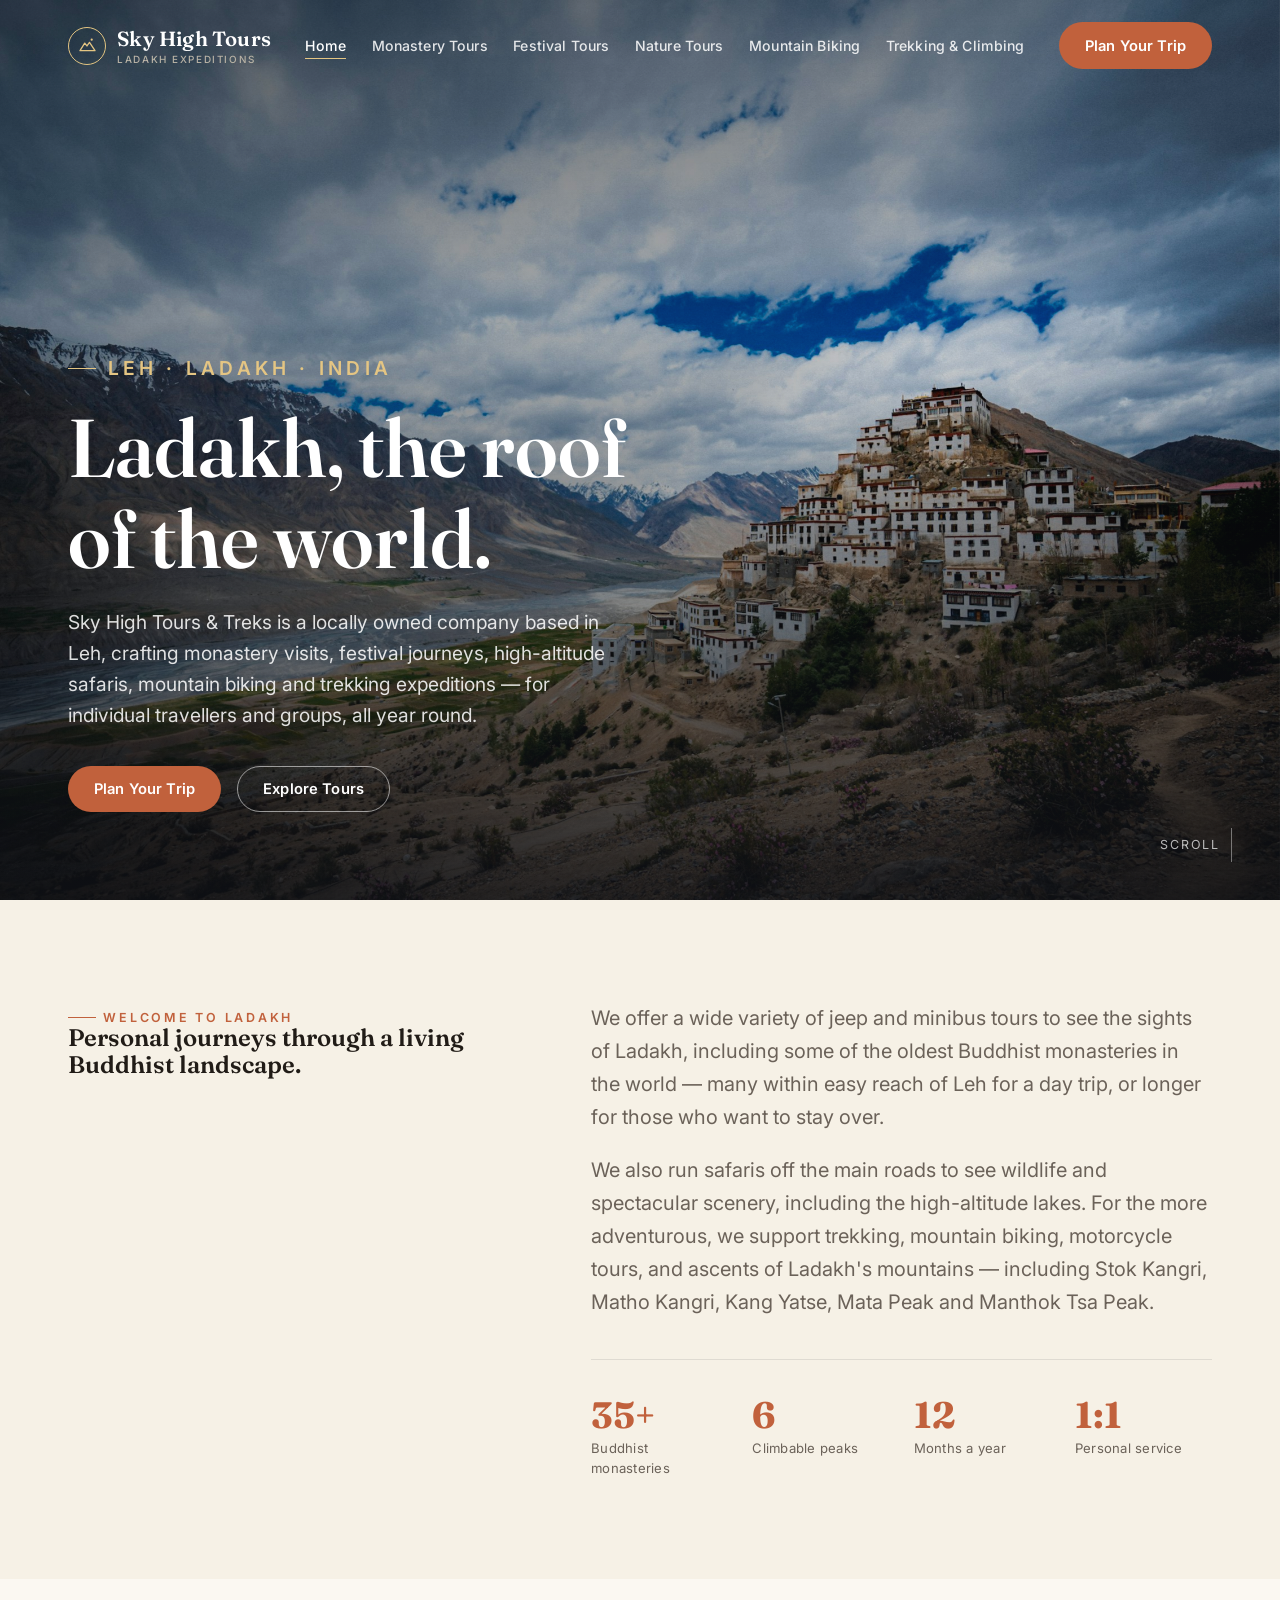
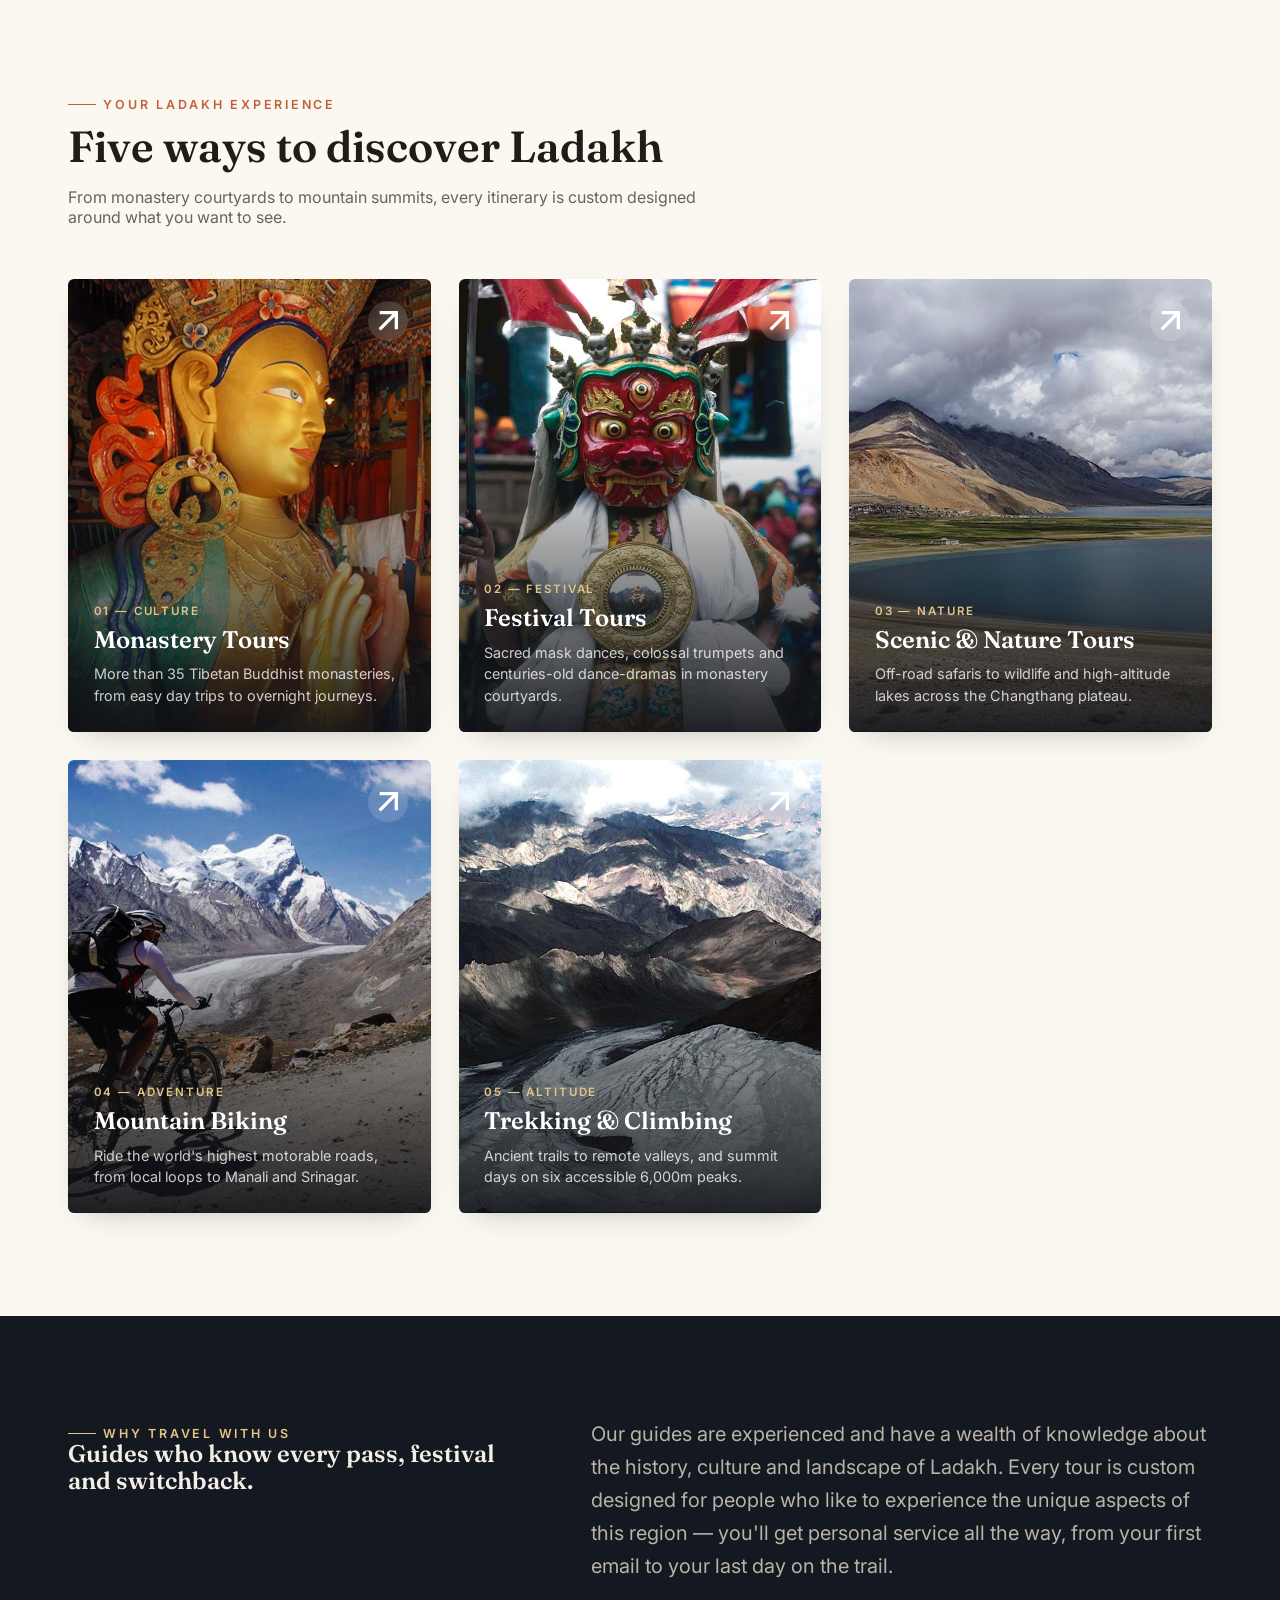
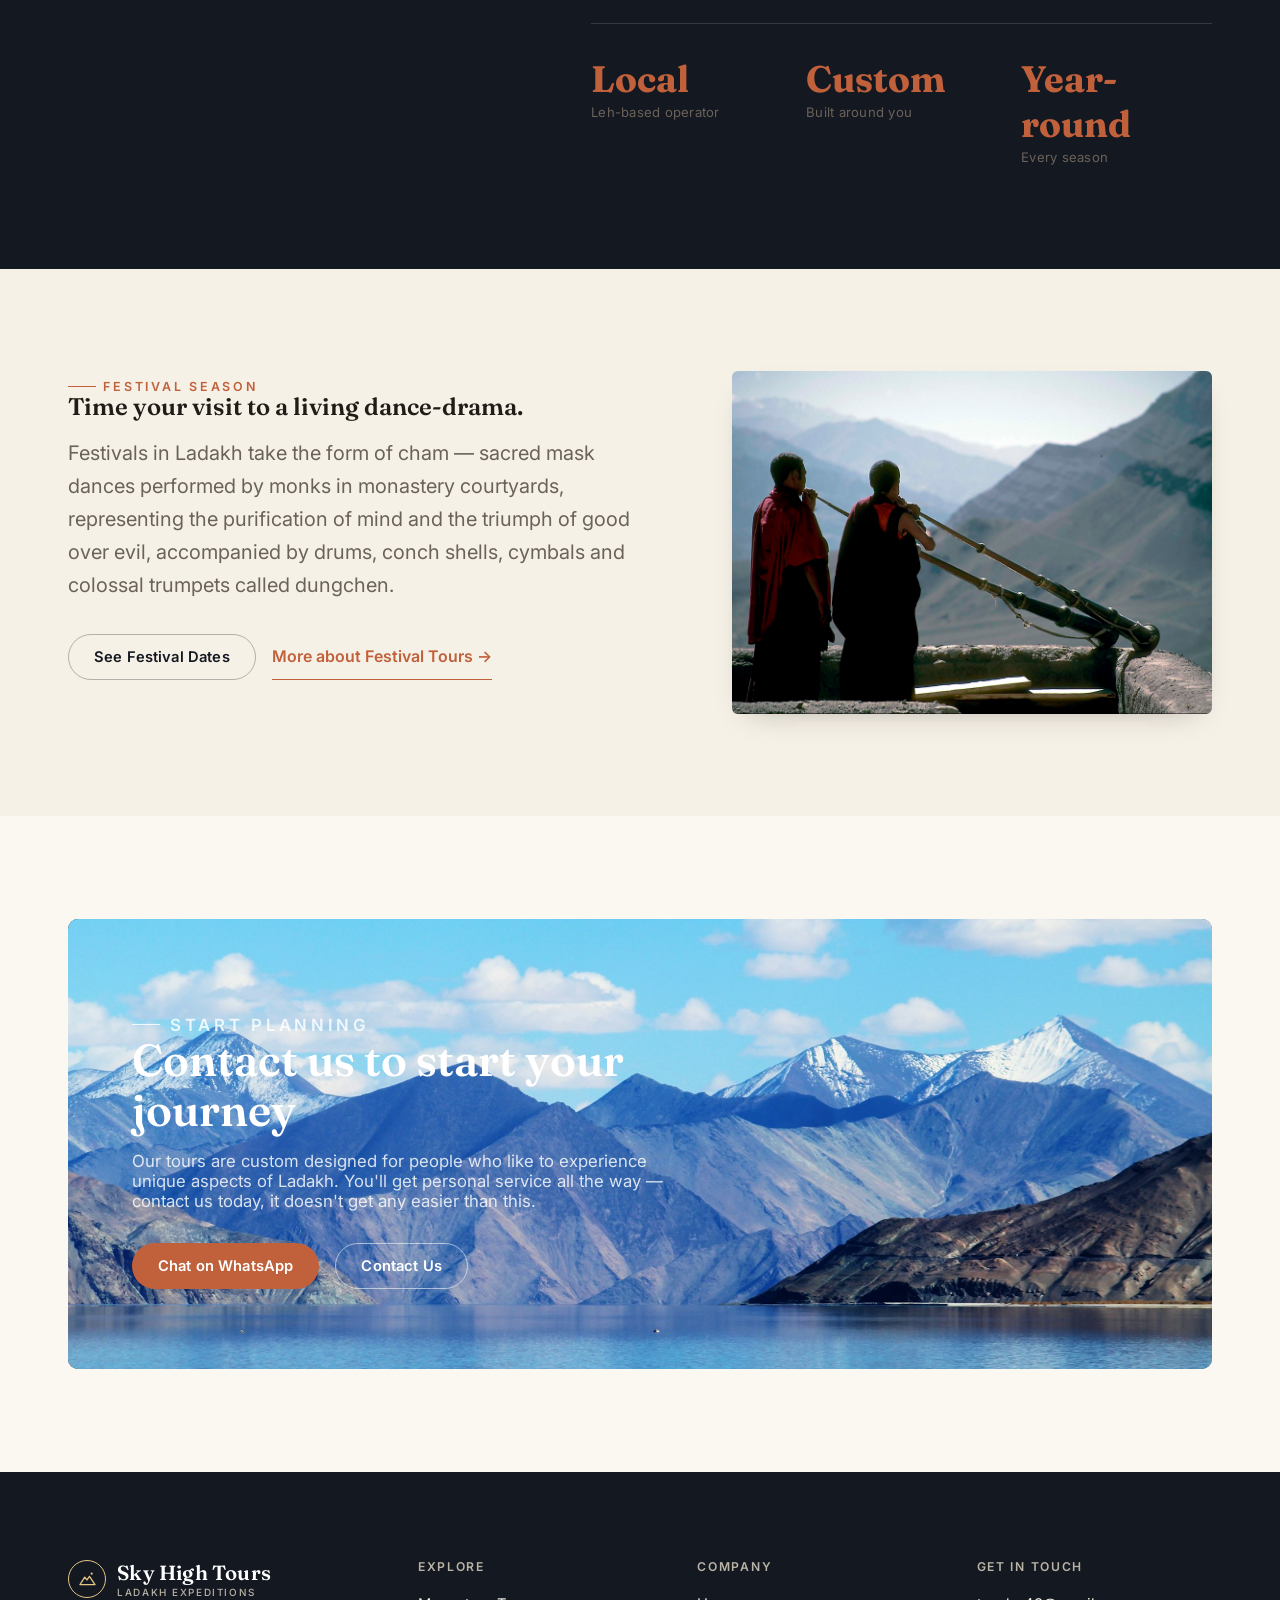
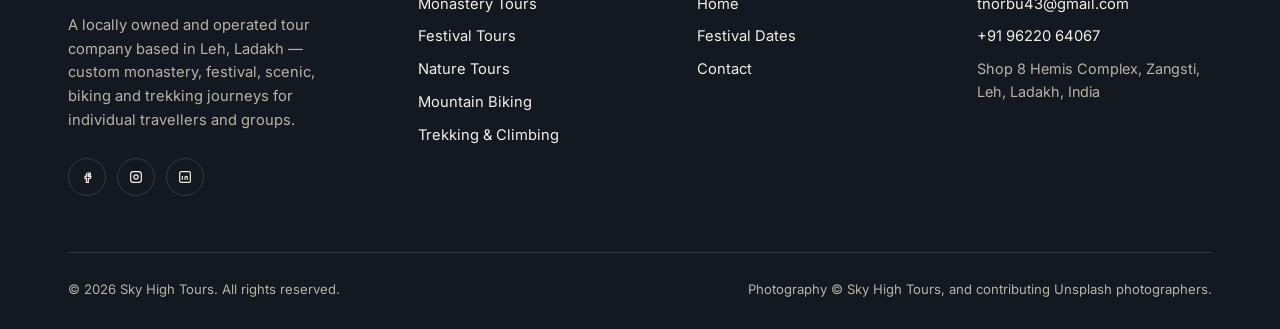
<file: index.html>
<!doctype html>
<html lang="en">
<head>
<meta charset="UTF-8" />
<meta name="viewport" content="width=device-width, initial-scale=1" />
<title>Ladakh Tours &amp; Treks | Sky High Tours, Leh</title>
<meta name="description" content="A locally owned tour company in Leh, Ladakh offering monastery tours, festival tours, scenic safaris, mountain biking, trekking and mountain climbing for individuals and groups, year-round." />
<meta name="robots" content="index, follow" />
<link rel="canonical" href="/" />
<meta name="theme-color" content="#1f3b35" />
<meta property="og:locale" content="en_IN" />
<meta property="og:type" content="website" />
<meta property="og:site_name" content="Sky High Tours" />
<meta property="og:title" content="Sky High Tours — Ladakh Expeditions" />
<meta property="og:description" content="Custom Ladakh monastery, festival, scenic, biking, trekking and climbing tours from a locally owned Leh-based team." />
<meta property="og:url" content="/" />
<meta property="og:image" content="/assets/img/unsplash/himalayan-village-valley-soham2707.jpg" />
<meta property="og:image:alt" content="A whitewashed monastery village above a Himalayan river valley in Ladakh" />
<meta name="twitter:card" content="summary_large_image" />
<meta name="twitter:title" content="Sky High Tours — Ladakh Expeditions" />
<meta name="twitter:description" content="Custom Ladakh monastery, festival, scenic, biking, trekking and climbing tours from Leh." />
<meta name="twitter:image" content="/assets/img/unsplash/himalayan-village-valley-soham2707.jpg" />
<link rel="icon" href="data:image/svg+xml,<svg xmlns=%22http://www.w3.org/2000/svg%22 viewBox=%220 0 24 24%22><circle cx=%2212%22 cy=%2212%22 r=%2211.5%22 fill=%22%23141821%22/><circle cx=%2212%22 cy=%2212%22 r=%2211.5%22 fill=%22none%22 stroke=%22%23cf9e46%22 stroke-width=%221%22/><circle cx=%2217.3%22 cy=%224.7%22 r=%221.4%22 fill=%22%23e4c583%22/><path d=%22M2.5 18.5L8.5 9l2.8 3.6L14.5 8l7 10.5H2.5z%22 fill=%22none%22 stroke=%22%23e4c583%22 stroke-width=%221.6%22 stroke-linecap=%22round%22 stroke-linejoin=%22round%22/></svg>" />
<link rel="preconnect" href="https://fonts.googleapis.com" />
<link rel="preconnect" href="https://fonts.gstatic.com" crossorigin />
<link href="https://fonts.googleapis.com/css2?family=Fraunces:opsz,wght@9..144,400;9..144,500;9..144,600;9..144,700&family=Inter:wght@400;500;600;700&display=swap" rel="stylesheet" />
<link rel="stylesheet" href="assets/css/style.css" />
<script type="application/ld+json">
{
  "@context": "https://schema.org",
  "@graph": [
    {
      "@type": "TravelAgency",
      "@id": "/#travelagency",
      "name": "Sky High Tours",
      "alternateName": "Sky High Treks and Tours",
      "description": "A locally owned tour company in Leh, Ladakh offering monastery tours, festival tours, scenic safaris, mountain biking, trekking and mountain climbing.",
      "url": "/",
      "image": "/assets/img/unsplash/himalayan-village-valley-soham2707.jpg",
      "telephone": "+91-96220-64067",
      "email": "tnorbu43@gmail.com",
      "priceRange": "$$",
      "address": {
        "@type": "PostalAddress",
        "streetAddress": "Shop 8 Hemis Complex, Zangsti",
        "addressLocality": "Leh",
        "addressRegion": "Ladakh",
        "addressCountry": "IN"
      },
      "areaServed": {
        "@type": "AdministrativeArea",
        "name": "Ladakh, India"
      },
      "makesOffer": [
        { "@type": "Offer", "itemOffered": { "@type": "TouristTrip", "name": "Ladakh Monastery Tours" } },
        { "@type": "Offer", "itemOffered": { "@type": "TouristTrip", "name": "Ladakh Festival Tours" } },
        { "@type": "Offer", "itemOffered": { "@type": "TouristTrip", "name": "Ladakh Scenic and Nature Tours" } },
        { "@type": "Offer", "itemOffered": { "@type": "TouristTrip", "name": "Ladakh Mountain Biking Tours" } },
        { "@type": "Offer", "itemOffered": { "@type": "TouristTrip", "name": "Ladakh Trekking and Climbing Expeditions" } }
      ]
    },
    {
      "@type": "WebSite",
      "@id": "/#website",
      "name": "Sky High Tours",
      "url": "/",
      "publisher": { "@id": "/#travelagency" }
    }
  ]
}
</script>
</head>
<body>

<header class="site-header" id="siteHeader">
  <div class="container">
    <a href="index.html" class="brand">
      <span class="brand-mark"><svg viewBox="0 0 24 24" fill="none" stroke="currentColor" stroke-width="1.6" stroke-linecap="round" stroke-linejoin="round"><circle cx="17.3" cy="4.7" r="1.4" fill="currentColor" stroke="none"/><path d="M2.5 18.5L8.5 9l2.8 3.6L14.5 8l7 10.5H2.5z"/></svg></span>
      <span>Sky High Tours<small>Ladakh Expeditions</small></span>
    </a>
    <nav class="nav-links" aria-label="Primary">
      <a href="index.html" aria-current="page">Home</a>
      <a href="monastery-tours.html">Monastery Tours</a>
      <a href="festival-tours.html">Festival Tours</a>
      <a href="scenic-tours.html">Nature Tours</a>
      <a href="mountain-biking.html">Mountain Biking</a>
      <a href="trekking-climbing.html">Trekking &amp; Climbing</a>
    </nav>
    <a href="contact.html" class="btn btn-primary nav-cta">Plan Your Trip</a>
    <button class="nav-toggle" id="navToggle" aria-label="Open menu" aria-expanded="false">
      <svg viewBox="0 0 24 24" fill="none" stroke="currentColor" stroke-width="2"><path d="M4 7h16M4 12h16M4 17h16"/></svg>
    </button>
  </div>
</header>

<div class="nav-drawer" id="navDrawer">
  <ul>
    <li><a href="index.html">Home</a></li>
    <li><a href="monastery-tours.html">Monastery Tours</a></li>
    <li><a href="festival-tours.html">Festival Tours</a></li>
    <li><a href="scenic-tours.html">Nature Tours</a></li>
    <li><a href="mountain-biking.html">Mountain Biking</a></li>
    <li><a href="trekking-climbing.html">Trekking &amp; Climbing</a></li>
    <li><a href="festival-dates.html">Festival Dates</a></li>
    <li><a href="contact.html">Contact</a></li>
  </ul>
  <div class="drawer-contact">
    <a href="mailto:tnorbu43@gmail.com">tnorbu43@gmail.com</a>
    <a href="tel:+919622064067">+91 96220 64067</a>
  </div>
</div>

<main>

  <section class="hero">
    <div class="hero-media">
      <img src="assets/img/unsplash/himalayan-village-valley-soham2707.jpg" alt="A whitewashed monastery village perched above a Himalayan river valley" />
    </div>
    <div class="container hero-content">
      <p class="eyebrow">Leh · Ladakh · India</p>
      <h1>Ladakh, the roof<br>of the world.</h1>
      <p>Sky High Tours &amp; Treks is a locally owned company based in Leh, crafting monastery visits, festival journeys, high-altitude safaris, mountain biking and trekking expeditions — for individual travellers and groups, all year round.</p>
      <div class="hero-actions">
        <a href="contact.html" class="btn btn-primary">Plan Your Trip</a>
        <a href="#tours" class="btn btn-ghost-light">Explore Tours</a>
      </div>
    </div>
    <div class="hero-scroll"><span>Scroll</span><span class="line"></span></div>
  </section>

  <section class="section section--cream">
    <div class="container">
      <div class="intro-grid reveal">
        <div>
          <p class="eyebrow">Welcome to Ladakh</p>
          <h2 class="section-head" style="margin-bottom:0;">Personal journeys through a living Buddhist landscape.</h2>
        </div>
        <div>
          <p class="lede">We offer a wide variety of jeep and minibus tours to see the sights of Ladakh, including some of the oldest Buddhist monasteries in the world — many within easy reach of Leh for a day trip, or longer for those who want to stay over.</p>
          <p class="lede" style="margin-top:1.2rem;">We also run safaris off the main roads to see wildlife and spectacular scenery, including the high-altitude lakes. For the more adventurous, we support trekking, mountain biking, motorcycle tours, and ascents of Ladakh's mountains — including Stok Kangri, Matho Kangri, Kang Yatse, Mata Peak and Manthok Tsa Peak.</p>
          <div class="stat-row">
            <div><strong>35+</strong><span>Buddhist monasteries</span></div>
            <div><strong>6</strong><span>Climbable peaks</span></div>
            <div><strong>12</strong><span>Months a year</span></div>
            <div><strong>1:1</strong><span>Personal service</span></div>
          </div>
        </div>
      </div>
    </div>
  </section>

  <section class="section" id="tours">
    <div class="container">
      <div class="section-head reveal">
        <p class="eyebrow">Your Ladakh Experience</p>
        <h2>Five ways to discover Ladakh</h2>
        <p class="text-muted">From monastery courtyards to mountain summits, every itinerary is custom designed around what you want to see.</p>
      </div>
      <div class="card-grid">
        <a class="tour-card reveal" href="monastery-tours.html">
          <img src="assets/img/Thiksey_5x7-1.jpg" alt="Thiksey Monastery rising over the Indus valley" loading="lazy" />
          <span class="tour-card-arrow"><svg viewBox="0 0 24 24" fill="none" stroke="currentColor" stroke-width="2"><path d="M7 17L17 7M7 7h10v10"/></svg></span>
          <div class="tour-card-body">
            <span class="tag">01 — Culture</span>
            <h3>Monastery Tours</h3>
            <p>More than 35 Tibetan Buddhist monasteries, from easy day trips to overnight journeys.</p>
          </div>
        </a>
        <a class="tour-card reveal" href="festival-tours.html">
          <img src="assets/img/Likir_Masked_Dancer_5x7.jpg" alt="A masked cham dancer at Likir Monastery festival" loading="lazy" />
          <span class="tour-card-arrow"><svg viewBox="0 0 24 24" fill="none" stroke="currentColor" stroke-width="2"><path d="M7 17L17 7M7 7h10v10"/></svg></span>
          <div class="tour-card-body">
            <span class="tag">02 — Festival</span>
            <h3>Festival Tours</h3>
            <p>Sacred mask dances, colossal trumpets and centuries-old dance-dramas in monastery courtyards.</p>
          </div>
        </a>
        <a class="tour-card reveal" href="scenic-tours.html">
          <img src="assets/img/Tso_Moriri_Korzok_7x5.jpg" alt="Tso Moriri high-altitude lake at Korzok" loading="lazy" />
          <span class="tour-card-arrow"><svg viewBox="0 0 24 24" fill="none" stroke="currentColor" stroke-width="2"><path d="M7 17L17 7M7 7h10v10"/></svg></span>
          <div class="tour-card-body">
            <span class="tag">03 — Nature</span>
            <h3>Scenic &amp; Nature Tours</h3>
            <p>Off-road safaris to wildlife and high-altitude lakes across the Changthang plateau.</p>
          </div>
        </a>
        <a class="tour-card reveal" href="mountain-biking.html">
          <img src="assets/img/IMG_9737.jpg" alt="Mountain biker descending toward a Ladakh glacier valley" loading="lazy" />
          <span class="tour-card-arrow"><svg viewBox="0 0 24 24" fill="none" stroke="currentColor" stroke-width="2"><path d="M7 17L17 7M7 7h10v10"/></svg></span>
          <div class="tour-card-body">
            <span class="tag">04 — Adventure</span>
            <h3>Mountain Biking</h3>
            <p>Ride the world's highest motorable roads, from local loops to Manali and Srinagar.</p>
          </div>
        </a>
        <a class="tour-card reveal" href="trekking-climbing.html">
          <img src="assets/img/Stok_Kangri_Summit_View_7x5.jpg" alt="Summit view from Stok Kangri" loading="lazy" />
          <span class="tour-card-arrow"><svg viewBox="0 0 24 24" fill="none" stroke="currentColor" stroke-width="2"><path d="M7 17L17 7M7 7h10v10"/></svg></span>
          <div class="tour-card-body">
            <span class="tag">05 — Altitude</span>
            <h3>Trekking &amp; Climbing</h3>
            <p>Ancient trails to remote valleys, and summit days on six accessible 6,000m peaks.</p>
          </div>
        </a>
      </div>
    </div>
  </section>

  <section class="section section--ink on-dark">
    <div class="container">
      <div class="intro-grid reveal">
        <div>
          <p class="eyebrow">Why Travel With Us</p>
          <h2 class="section-head" style="margin-bottom:0;">Guides who know every pass, festival and switchback.</h2>
        </div>
        <div>
          <p class="lede" style="color:var(--text-on-dark-muted);">Our guides are experienced and have a wealth of knowledge about the history, culture and landscape of Ladakh. Every tour is custom designed for people who like to experience the unique aspects of this region — you'll get personal service all the way, from your first email to your last day on the trail.</p>
          <div class="stat-row" style="border-top-color:var(--border-on-dark);">
            <div><strong>Local</strong><span>Leh-based operator</span></div>
            <div><strong>Custom</strong><span>Built around you</span></div>
            <div><strong>Year-round</strong><span>Every season</span></div>
          </div>
        </div>
      </div>
    </div>
  </section>

  <section class="section section--cream">
    <div class="container">
      <div class="content-grid reveal">
        <div>
          <p class="eyebrow">Festival Season</p>
          <h2 class="section-head" style="margin-bottom:0;">Time your visit to a living dance-drama.</h2>
          <p class="lede mt-1">Festivals in Ladakh take the form of cham — sacred mask dances performed by monks in monastery courtyards, representing the purification of mind and the triumph of good over evil, accompanied by drums, conch shells, cymbals and colossal trumpets called dungchen.</p>
          <div class="split-cta">
            <a href="festival-dates.html" class="btn btn-ghost-dark">See Festival Dates</a>
            <a href="festival-tours.html" class="btn-text">More about Festival Tours →</a>
          </div>
        </div>
        <a href="festival-dates.html" style="border-radius: var(--radius); overflow:hidden; display:block; box-shadow: var(--shadow-card);">
          <img src="assets/img/Matho_Monks_7x5.jpg" alt="Monks playing traditional horns at Matho Monastery" />
        </a>
      </div>
    </div>
  </section>

  <section class="section">
    <div class="container">
      <div class="cta-band reveal">
        <div class="cta-band-media"><img src="assets/img/unsplash/ladakh-lake-mountains-sbhadra07.jpg" alt="Vivid blue high-altitude lake ringed by snow-capped peaks, Ladakh" /></div>
        <p class="eyebrow">Start Planning</p>
        <h2>Contact us to start your journey</h2>
        <p>Our tours are custom designed for people who like to experience unique aspects of Ladakh. You'll get personal service all the way — contact us today, it doesn't get any easier than this.</p>
        <div class="cta-band-actions">
          <a href="https://api.whatsapp.com/send?phone=919622064067&text=Hi%2C%20I%20got%20your%20WhatsApp%20information%20from%20your%20website." target="_blank" rel="noopener" class="btn btn-primary">Chat on WhatsApp</a>
          <a href="contact.html" class="btn btn-ghost-light">Contact Us</a>
        </div>
      </div>
    </div>
  </section>

</main>

<footer class="site-footer">
  <div class="container">
    <div class="footer-grid">
      <div class="footer-brand">
        <a href="index.html" class="brand">
          <span class="brand-mark"><svg viewBox="0 0 24 24" fill="none" stroke="currentColor" stroke-width="1.6" stroke-linecap="round" stroke-linejoin="round"><circle cx="17.3" cy="4.7" r="1.4" fill="currentColor" stroke="none"/><path d="M2.5 18.5L8.5 9l2.8 3.6L14.5 8l7 10.5H2.5z"/></svg></span>
          <span>Sky High Tours<small>Ladakh Expeditions</small></span>
        </a>
        <p>A locally owned and operated tour company based in Leh, Ladakh — custom monastery, festival, scenic, biking and trekking journeys for individual travellers and groups.</p>
        <div class="footer-social">
          <a href="https://facebook.com" target="_blank" rel="noopener" aria-label="Facebook"><svg viewBox="0 0 24 24" fill="none" stroke="currentColor" stroke-width="1.8"><path d="M14 9h3V6h-3c-1.66 0-3 1.34-3 3v2H9v3h2v6h3v-6h3l1-3h-4v-2c0-.55.45-1 1-1z"/></svg></a>
          <a href="https://instagram.com" target="_blank" rel="noopener" aria-label="Instagram"><svg viewBox="0 0 24 24" fill="none" stroke="currentColor" stroke-width="1.8"><rect x="4" y="4" width="16" height="16" rx="4"/><circle cx="12" cy="12" r="3.2"/><circle cx="16.6" cy="7.4" r="0.6" fill="currentColor" stroke="none"/></svg></a>
          <a href="https://linkedin.com" target="_blank" rel="noopener" aria-label="LinkedIn"><svg viewBox="0 0 24 24" fill="none" stroke="currentColor" stroke-width="1.8"><rect x="4" y="4" width="16" height="16" rx="2"/><path d="M8 10.5V16M8 8v.01M12 16v-3.2c0-1 .8-1.8 1.8-1.8s1.7.8 1.7 1.8V16"/></svg></a>
        </div>
      </div>
      <div class="footer-col">
        <h4>Explore</h4>
        <ul>
          <li><a href="monastery-tours.html">Monastery Tours</a></li>
          <li><a href="festival-tours.html">Festival Tours</a></li>
          <li><a href="scenic-tours.html">Nature Tours</a></li>
          <li><a href="mountain-biking.html">Mountain Biking</a></li>
          <li><a href="trekking-climbing.html">Trekking &amp; Climbing</a></li>
        </ul>
      </div>
      <div class="footer-col">
        <h4>Company</h4>
        <ul>
          <li><a href="index.html">Home</a></li>
          <li><a href="festival-dates.html">Festival Dates</a></li>
          <li><a href="contact.html">Contact</a></li>
        </ul>
      </div>
      <div class="footer-col">
        <h4>Get in Touch</h4>
        <ul>
          <li><a href="mailto:tnorbu43@gmail.com">tnorbu43@gmail.com</a></li>
          <li><a href="tel:+919622064067">+91 96220 64067</a></li>
          <li class="muted">Shop 8 Hemis Complex, Zangsti,<br>Leh, Ladakh, India</li>
        </ul>
      </div>
    </div>
    <div class="footer-bottom">
      <span>© 2026 Sky High Tours. All rights reserved.</span>
      <span>Photography © Sky High Tours, and contributing Unsplash photographers.</span>
    </div>
  </div>
</footer>

<script src="assets/js/main.js"></script>
</body>
</html>
</file>
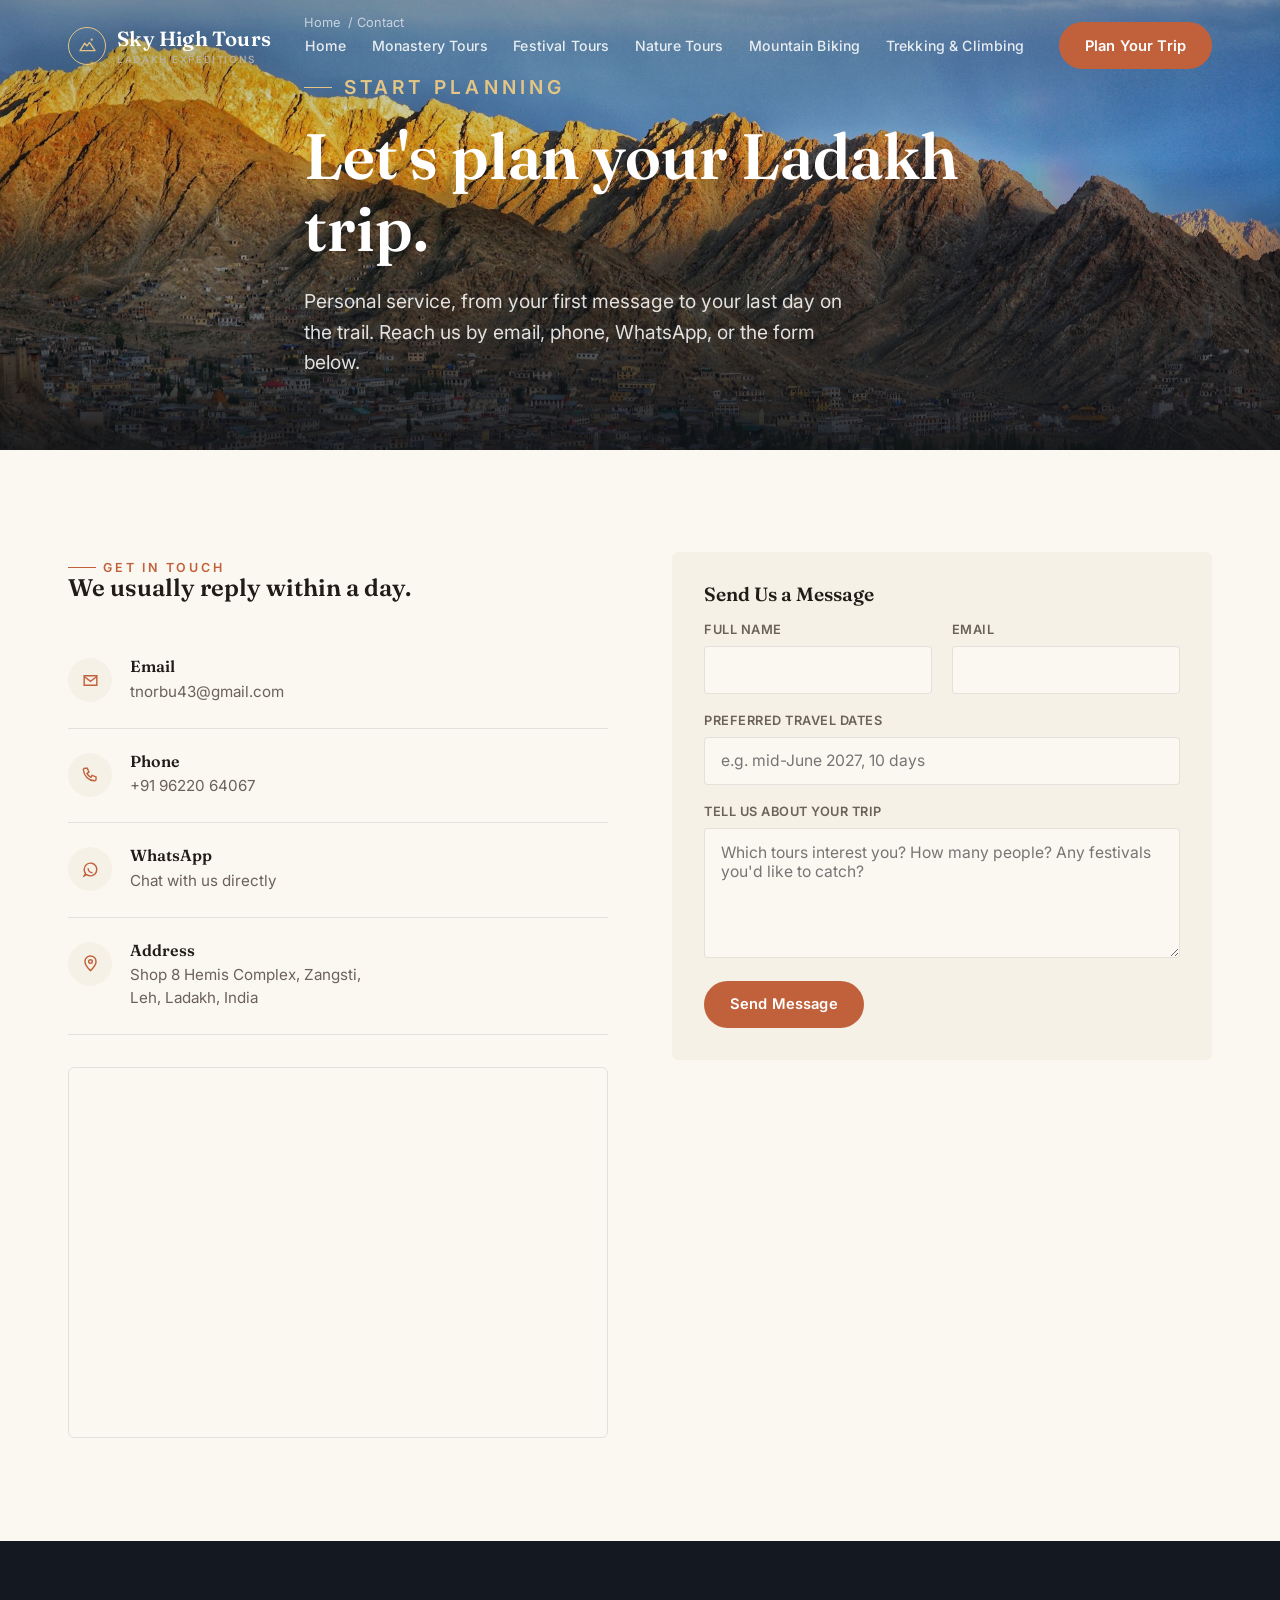
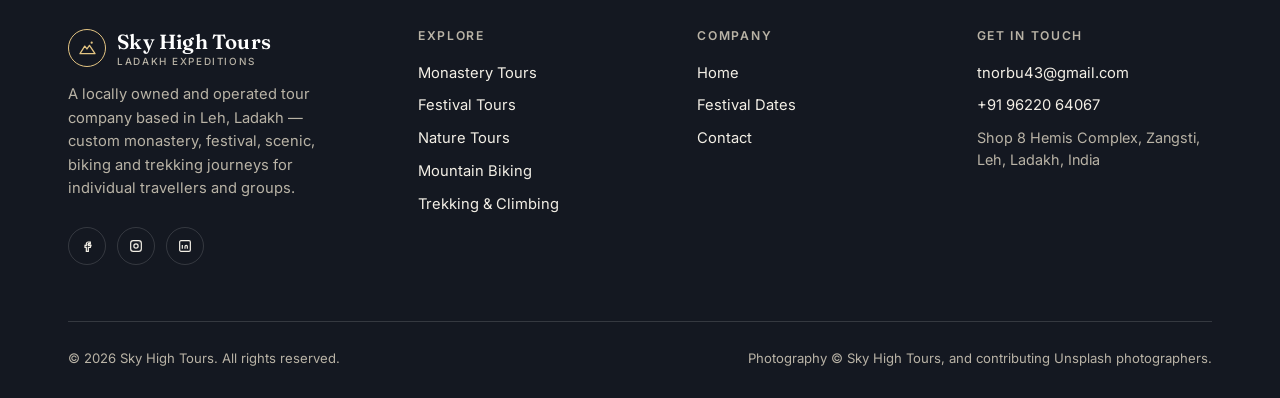
<file: contact.html>
<!doctype html>
<html lang="en">
<head>
<meta charset="UTF-8" />
<meta name="viewport" content="width=device-width, initial-scale=1" />
<title>Contact Sky High Tours | Leh, Ladakh</title>
<meta name="description" content="Get in touch with Sky High Tours in Leh, Ladakh — by email, phone, WhatsApp, or the form below — to start planning your custom Ladakh trip." />
<meta name="robots" content="index, follow" />
<link rel="canonical" href="/contact.html" />
<meta name="theme-color" content="#1f3b35" />
<meta property="og:locale" content="en_IN" />
<meta property="og:type" content="website" />
<meta property="og:site_name" content="Sky High Tours" />
<meta property="og:title" content="Contact Sky High Tours — Leh, Ladakh" />
<meta property="og:description" content="Contact Sky High Tours in Leh by email, phone, WhatsApp or form to plan a custom Ladakh trip." />
<meta property="og:url" content="/contact.html" />
<meta property="og:image" content="/assets/img/unsplash/ladakh-green-mountain-darsh2311.jpg" />
<meta property="og:image:alt" content="Leh town at golden hour, beneath the mountains" />
<meta name="twitter:card" content="summary_large_image" />
<meta name="twitter:title" content="Contact Sky High Tours — Leh, Ladakh" />
<meta name="twitter:description" content="Contact Sky High Tours in Leh to plan a custom Ladakh trip." />
<meta name="twitter:image" content="/assets/img/unsplash/ladakh-green-mountain-darsh2311.jpg" />
<link rel="icon" href="data:image/svg+xml,<svg xmlns=%22http://www.w3.org/2000/svg%22 viewBox=%220 0 24 24%22><circle cx=%2212%22 cy=%2212%22 r=%2211.5%22 fill=%22%23141821%22/><circle cx=%2212%22 cy=%2212%22 r=%2211.5%22 fill=%22none%22 stroke=%22%23cf9e46%22 stroke-width=%221%22/><circle cx=%2217.3%22 cy=%224.7%22 r=%221.4%22 fill=%22%23e4c583%22/><path d=%22M2.5 18.5L8.5 9l2.8 3.6L14.5 8l7 10.5H2.5z%22 fill=%22none%22 stroke=%22%23e4c583%22 stroke-width=%221.6%22 stroke-linecap=%22round%22 stroke-linejoin=%22round%22/></svg>" />
<link rel="preconnect" href="https://fonts.googleapis.com" />
<link rel="preconnect" href="https://fonts.gstatic.com" crossorigin />
<link href="https://fonts.googleapis.com/css2?family=Fraunces:opsz,wght@9..144,400;9..144,500;9..144,600;9..144,700&family=Inter:wght@400;500;600;700&display=swap" rel="stylesheet" />
<link rel="stylesheet" href="assets/css/style.css" />
</head>
<body>

<header class="site-header" id="siteHeader">
  <div class="container">
    <a href="index.html" class="brand">
      <span class="brand-mark"><svg viewBox="0 0 24 24" fill="none" stroke="currentColor" stroke-width="1.6" stroke-linecap="round" stroke-linejoin="round"><circle cx="17.3" cy="4.7" r="1.4" fill="currentColor" stroke="none"/><path d="M2.5 18.5L8.5 9l2.8 3.6L14.5 8l7 10.5H2.5z"/></svg></span>
      <span>Sky High Tours<small>Ladakh Expeditions</small></span>
    </a>
    <nav class="nav-links" aria-label="Primary">
      <a href="index.html">Home</a>
      <a href="monastery-tours.html">Monastery Tours</a>
      <a href="festival-tours.html">Festival Tours</a>
      <a href="scenic-tours.html">Nature Tours</a>
      <a href="mountain-biking.html">Mountain Biking</a>
      <a href="trekking-climbing.html">Trekking &amp; Climbing</a>
    </nav>
    <a href="contact.html" class="btn btn-primary nav-cta" aria-current="page">Plan Your Trip</a>
    <button class="nav-toggle" id="navToggle" aria-label="Open menu" aria-expanded="false">
      <svg viewBox="0 0 24 24" fill="none" stroke="currentColor" stroke-width="2"><path d="M4 7h16M4 12h16M4 17h16"/></svg>
    </button>
  </div>
</header>

<div class="nav-drawer" id="navDrawer">
  <ul>
    <li><a href="index.html">Home</a></li>
    <li><a href="monastery-tours.html">Monastery Tours</a></li>
    <li><a href="festival-tours.html">Festival Tours</a></li>
    <li><a href="scenic-tours.html">Nature Tours</a></li>
    <li><a href="mountain-biking.html">Mountain Biking</a></li>
    <li><a href="trekking-climbing.html">Trekking &amp; Climbing</a></li>
    <li><a href="festival-dates.html">Festival Dates</a></li>
    <li><a href="contact.html">Contact</a></li>
  </ul>
  <div class="drawer-contact">
    <a href="mailto:tnorbu43@gmail.com">tnorbu43@gmail.com</a>
    <a href="tel:+919622064067">+91 96220 64067</a>
  </div>
</div>

<main>

  <section class="hero hero--page" style="min-height: 50vh;">
    <div class="hero-media">
      <img src="assets/img/unsplash/ladakh-green-mountain-darsh2311.jpg" alt="Leh town at golden hour, beneath the mountains" />
    </div>
    <div class="container">
      <p class="breadcrumb"><a href="index.html">Home</a> / Contact</p>
      <div class="hero-content" style="padding-block: 0 clamp(3rem, 7vw, 4.5rem);">
        <p class="eyebrow">Start Planning</p>
        <h1 style="font-size: clamp(2.2rem, 5vw, 4rem);">Let's plan your Ladakh trip.</h1>
        <p>Personal service, from your first message to your last day on the trail. Reach us by email, phone, WhatsApp, or the form below.</p>
      </div>
    </div>
  </section>

  <section class="section">
    <div class="container">
      <div class="contact-grid">
        <div class="reveal">
          <p class="eyebrow">Get in Touch</p>
          <h2 class="section-head" style="margin-bottom: 2rem;">We usually reply within a day.</h2>

          <div class="contact-card">
            <span class="contact-icon"><svg viewBox="0 0 24 24" fill="none" stroke="currentColor" stroke-width="1.8"><path d="M4 6h16v12H4z"/><path d="M4 7l8 6 8-6"/></svg></span>
            <div>
              <h4>Email</h4>
              <a href="mailto:tnorbu43@gmail.com">tnorbu43@gmail.com</a>
            </div>
          </div>
          <div class="contact-card">
            <span class="contact-icon"><svg viewBox="0 0 24 24" fill="none" stroke="currentColor" stroke-width="1.8"><path d="M5 4h3l2 5-2.5 1.5a11 11 0 0 0 5 5L14 13l5 2v3a2 2 0 0 1-2 2A15 15 0 0 1 3 6a2 2 0 0 1 2-2z"/></svg></span>
            <div>
              <h4>Phone</h4>
              <a href="tel:+919622064067">+91 96220 64067</a>
            </div>
          </div>
          <div class="contact-card">
            <span class="contact-icon"><svg viewBox="0 0 24 24" fill="none" stroke="currentColor" stroke-width="1.8"><path d="M4 12a8 8 0 1 1 3.2 6.4L4 20l1.6-3.2A8 8 0 0 1 4 12z"/><path d="M9 10.5c0 3 2.5 5.5 5.5 5.5"/></svg></span>
            <div>
              <h4>WhatsApp</h4>
              <a href="https://api.whatsapp.com/send?phone=919622064067&text=Hi%2C%20I%20got%20your%20WhatsApp%20information%20from%20your%20website." target="_blank" rel="noopener">Chat with us directly</a>
            </div>
          </div>
          <div class="contact-card">
            <span class="contact-icon"><svg viewBox="0 0 24 24" fill="none" stroke="currentColor" stroke-width="1.8"><path d="M12 21s7-6.5 7-11.5A7 7 0 0 0 5 9.5C5 14.5 12 21 12 21z"/><circle cx="12" cy="9.5" r="2.3"/></svg></span>
            <div>
              <h4>Address</h4>
              <p>Shop 8 Hemis Complex, Zangsti,<br>Leh, Ladakh, India</p>
            </div>
          </div>

          <div class="map-frame mt-2">
            <iframe
              src="https://www.openstreetmap.org/export/embed.html?bbox=77.5471%2C34.1376%2C77.6071%2C34.1676&layer=mapnik&marker=34.1526%2C77.5771"
              title="Map showing Leh, Ladakh"
              loading="lazy"
            ></iframe>
          </div>
        </div>

        <div class="reveal">
          <div class="info-card">
            <h3>Send Us a Message</h3>
            <form class="contact-form" id="contactForm">
              <div class="form-row two">
                <div class="field">
                  <label for="name">Full name</label>
                  <input type="text" id="name" name="name" required />
                </div>
                <div class="field">
                  <label for="email">Email</label>
                  <input type="email" id="email" name="email" required />
                </div>
              </div>
              <div class="field">
                <label for="dates">Preferred travel dates</label>
                <input type="text" id="dates" name="dates" placeholder="e.g. mid-June 2027, 10 days" />
              </div>
              <div class="field">
                <label for="message">Tell us about your trip</label>
                <textarea id="message" name="message" required placeholder="Which tours interest you? How many people? Any festivals you'd like to catch?"></textarea>
              </div>
              <button type="submit" class="btn btn-primary" style="align-self: flex-start;">Send Message</button>
            </form>
          </div>
        </div>
      </div>
    </div>
  </section>

</main>

<footer class="site-footer">
  <div class="container">
    <div class="footer-grid">
      <div class="footer-brand">
        <a href="index.html" class="brand">
          <span class="brand-mark"><svg viewBox="0 0 24 24" fill="none" stroke="currentColor" stroke-width="1.6" stroke-linecap="round" stroke-linejoin="round"><circle cx="17.3" cy="4.7" r="1.4" fill="currentColor" stroke="none"/><path d="M2.5 18.5L8.5 9l2.8 3.6L14.5 8l7 10.5H2.5z"/></svg></span>
          <span>Sky High Tours<small>Ladakh Expeditions</small></span>
        </a>
        <p>A locally owned and operated tour company based in Leh, Ladakh — custom monastery, festival, scenic, biking and trekking journeys for individual travellers and groups.</p>
        <div class="footer-social">
          <a href="https://facebook.com" target="_blank" rel="noopener" aria-label="Facebook"><svg viewBox="0 0 24 24" fill="none" stroke="currentColor" stroke-width="1.8"><path d="M14 9h3V6h-3c-1.66 0-3 1.34-3 3v2H9v3h2v6h3v-6h3l1-3h-4v-2c0-.55.45-1 1-1z"/></svg></a>
          <a href="https://instagram.com" target="_blank" rel="noopener" aria-label="Instagram"><svg viewBox="0 0 24 24" fill="none" stroke="currentColor" stroke-width="1.8"><rect x="4" y="4" width="16" height="16" rx="4"/><circle cx="12" cy="12" r="3.2"/><circle cx="16.6" cy="7.4" r="0.6" fill="currentColor" stroke="none"/></svg></a>
          <a href="https://linkedin.com" target="_blank" rel="noopener" aria-label="LinkedIn"><svg viewBox="0 0 24 24" fill="none" stroke="currentColor" stroke-width="1.8"><rect x="4" y="4" width="16" height="16" rx="2"/><path d="M8 10.5V16M8 8v.01M12 16v-3.2c0-1 .8-1.8 1.8-1.8s1.7.8 1.7 1.8V16"/></svg></a>
        </div>
      </div>
      <div class="footer-col">
        <h4>Explore</h4>
        <ul>
          <li><a href="monastery-tours.html">Monastery Tours</a></li>
          <li><a href="festival-tours.html">Festival Tours</a></li>
          <li><a href="scenic-tours.html">Nature Tours</a></li>
          <li><a href="mountain-biking.html">Mountain Biking</a></li>
          <li><a href="trekking-climbing.html">Trekking &amp; Climbing</a></li>
        </ul>
      </div>
      <div class="footer-col">
        <h4>Company</h4>
        <ul>
          <li><a href="index.html">Home</a></li>
          <li><a href="festival-dates.html">Festival Dates</a></li>
          <li><a href="contact.html">Contact</a></li>
        </ul>
      </div>
      <div class="footer-col">
        <h4>Get in Touch</h4>
        <ul>
          <li><a href="mailto:tnorbu43@gmail.com">tnorbu43@gmail.com</a></li>
          <li><a href="tel:+919622064067">+91 96220 64067</a></li>
          <li class="muted">Shop 8 Hemis Complex, Zangsti,<br>Leh, Ladakh, India</li>
        </ul>
      </div>
    </div>
    <div class="footer-bottom">
      <span>© 2026 Sky High Tours. All rights reserved.</span>
      <span>Photography © Sky High Tours, and contributing Unsplash photographers.</span>
    </div>
  </div>
</footer>

<script src="assets/js/main.js"></script>
</body>
</html>
</file>
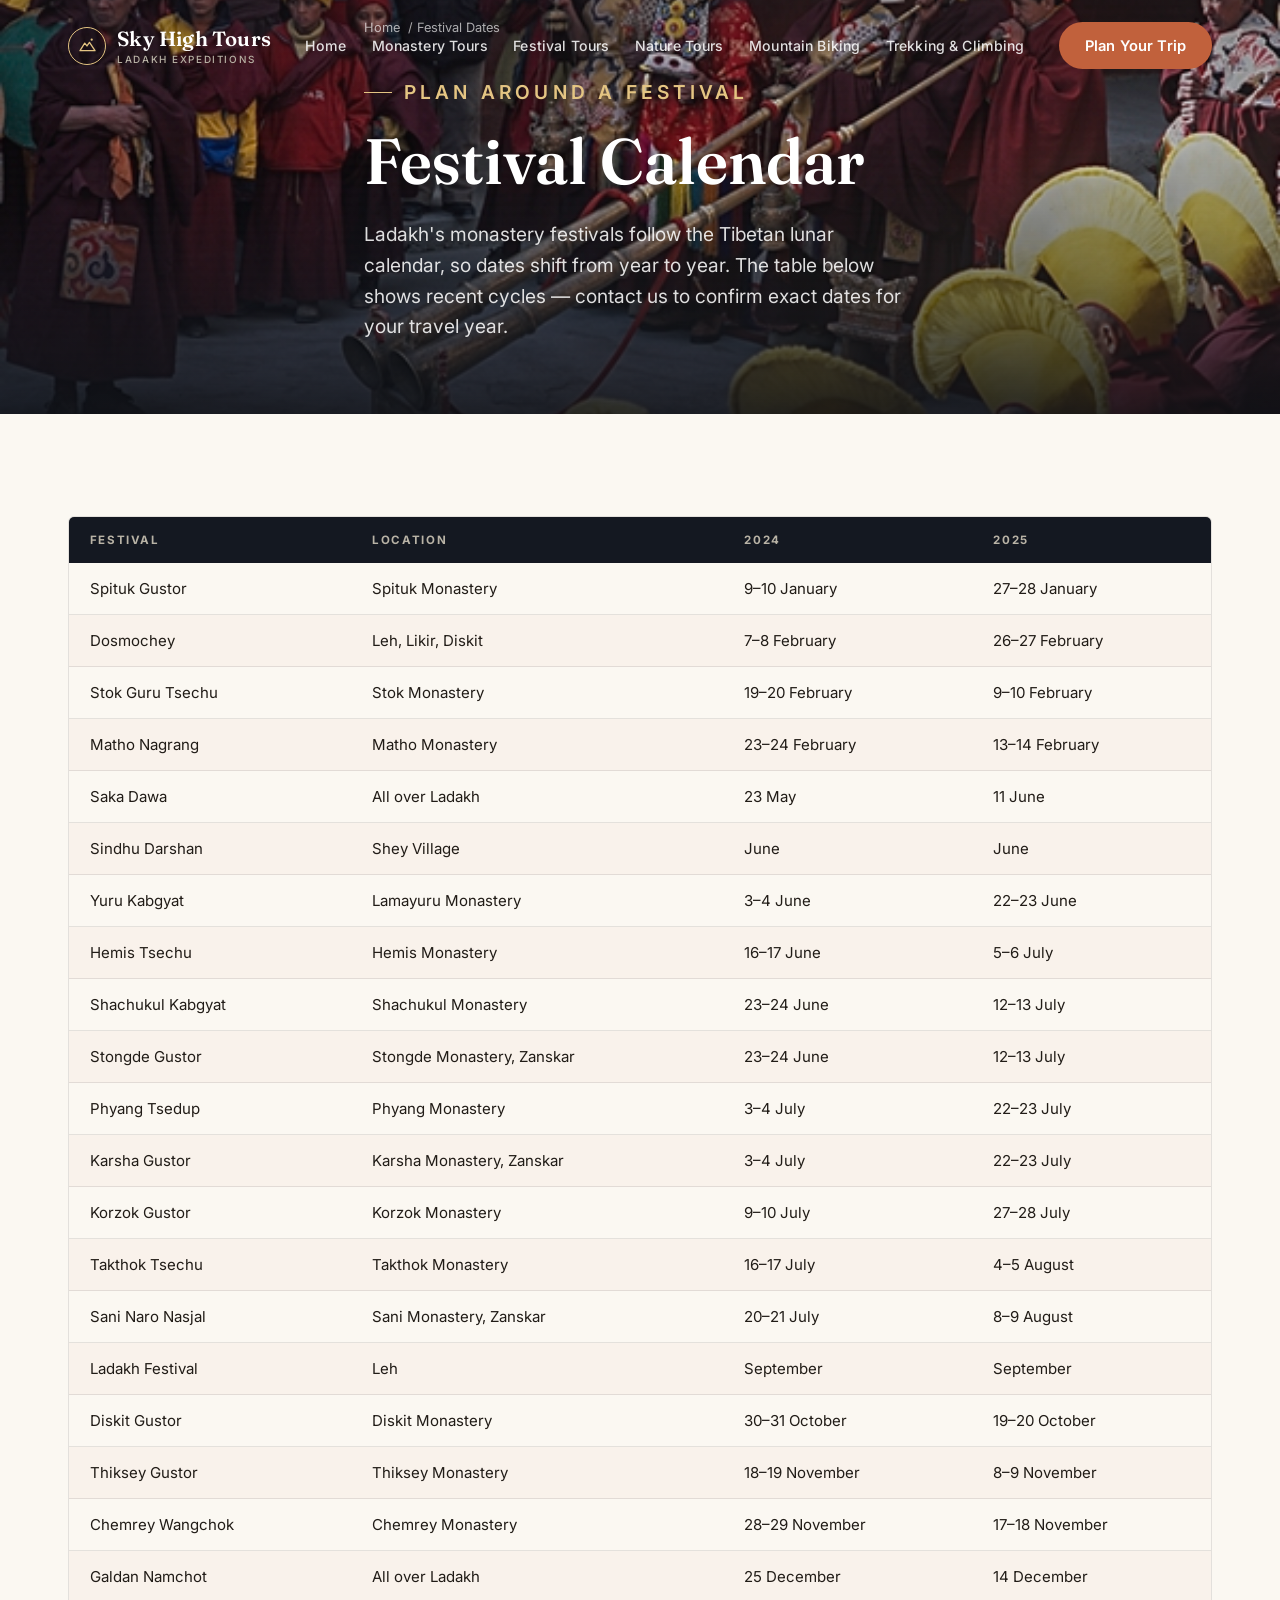
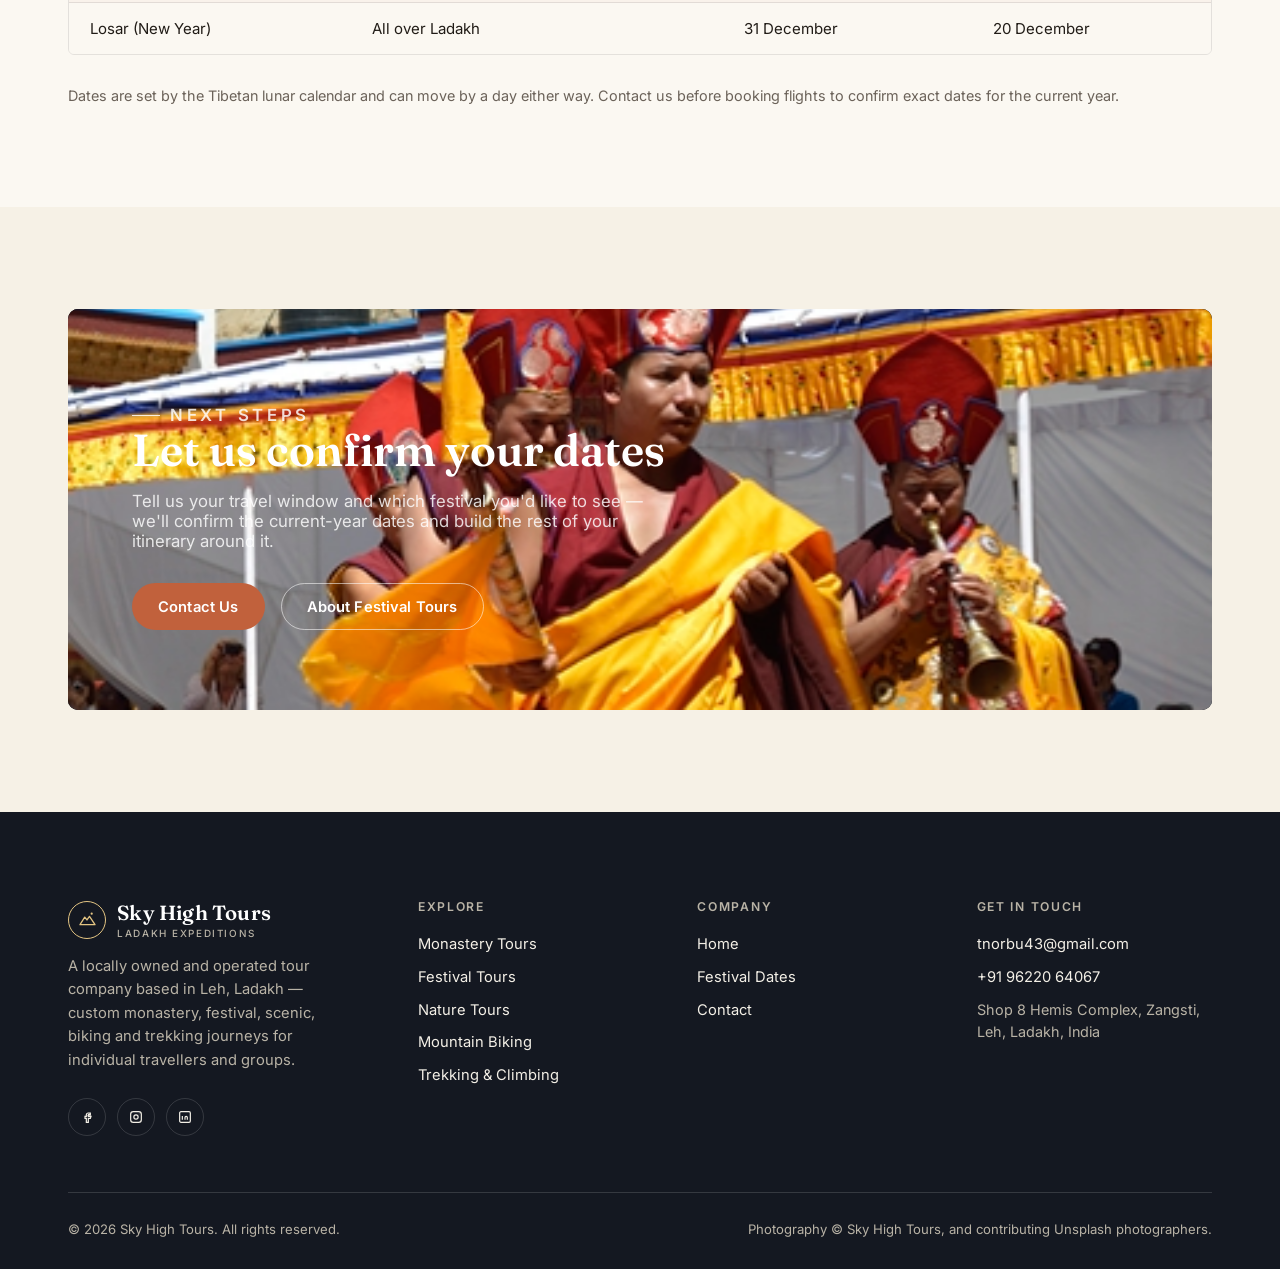
<file: festival-dates.html>
<!doctype html>
<html lang="en">
<head>
<meta charset="UTF-8" />
<meta name="viewport" content="width=device-width, initial-scale=1" />
<title>Ladakh Festival Dates | Sky High Tours</title>
<meta name="description" content="A calendar of Ladakh's Buddhist monastery festivals — Spituk Gustor, Hemis Tsechu, Losar and more. Dates shift yearly; contact us to confirm for your travel dates." />
<meta name="robots" content="index, follow" />
<link rel="canonical" href="/festival-dates.html" />
<meta name="theme-color" content="#1f3b35" />
<meta property="og:locale" content="en_IN" />
<meta property="og:type" content="website" />
<meta property="og:site_name" content="Sky High Tours" />
<meta property="og:title" content="Ladakh Festival Dates — Sky High Tours" />
<meta property="og:description" content="Check Ladakh monastery festival dates for Spituk Gustor, Hemis Tsechu, Losar and more before planning your journey." />
<meta property="og:url" content="/festival-dates.html" />
<meta property="og:image" content="/assets/img/Matho_Festival_5x7.jpg" />
<meta property="og:image:alt" content="Monks at a Ladakh monastery festival" />
<meta name="twitter:card" content="summary_large_image" />
<meta name="twitter:title" content="Ladakh Festival Dates — Sky High Tours" />
<meta name="twitter:description" content="Check Ladakh monastery festival dates before planning your journey." />
<meta name="twitter:image" content="/assets/img/Matho_Festival_5x7.jpg" />
<link rel="icon" href="data:image/svg+xml,<svg xmlns=%22http://www.w3.org/2000/svg%22 viewBox=%220 0 24 24%22><circle cx=%2212%22 cy=%2212%22 r=%2211.5%22 fill=%22%23141821%22/><circle cx=%2212%22 cy=%2212%22 r=%2211.5%22 fill=%22none%22 stroke=%22%23cf9e46%22 stroke-width=%221%22/><circle cx=%2217.3%22 cy=%224.7%22 r=%221.4%22 fill=%22%23e4c583%22/><path d=%22M2.5 18.5L8.5 9l2.8 3.6L14.5 8l7 10.5H2.5z%22 fill=%22none%22 stroke=%22%23e4c583%22 stroke-width=%221.6%22 stroke-linecap=%22round%22 stroke-linejoin=%22round%22/></svg>" />
<link rel="preconnect" href="https://fonts.googleapis.com" />
<link rel="preconnect" href="https://fonts.gstatic.com" crossorigin />
<link href="https://fonts.googleapis.com/css2?family=Fraunces:opsz,wght@9..144,400;9..144,500;9..144,600;9..144,700&family=Inter:wght@400;500;600;700&display=swap" rel="stylesheet" />
<link rel="stylesheet" href="assets/css/style.css" />
</head>
<body>

<header class="site-header" id="siteHeader">
  <div class="container">
    <a href="index.html" class="brand">
      <span class="brand-mark"><svg viewBox="0 0 24 24" fill="none" stroke="currentColor" stroke-width="1.6" stroke-linecap="round" stroke-linejoin="round"><circle cx="17.3" cy="4.7" r="1.4" fill="currentColor" stroke="none"/><path d="M2.5 18.5L8.5 9l2.8 3.6L14.5 8l7 10.5H2.5z"/></svg></span>
      <span>Sky High Tours<small>Ladakh Expeditions</small></span>
    </a>
    <nav class="nav-links" aria-label="Primary">
      <a href="index.html">Home</a>
      <a href="monastery-tours.html">Monastery Tours</a>
      <a href="festival-tours.html">Festival Tours</a>
      <a href="scenic-tours.html">Nature Tours</a>
      <a href="mountain-biking.html">Mountain Biking</a>
      <a href="trekking-climbing.html">Trekking &amp; Climbing</a>
    </nav>
    <a href="contact.html" class="btn btn-primary nav-cta">Plan Your Trip</a>
    <button class="nav-toggle" id="navToggle" aria-label="Open menu" aria-expanded="false">
      <svg viewBox="0 0 24 24" fill="none" stroke="currentColor" stroke-width="2"><path d="M4 7h16M4 12h16M4 17h16"/></svg>
    </button>
  </div>
</header>

<div class="nav-drawer" id="navDrawer">
  <ul>
    <li><a href="index.html">Home</a></li>
    <li><a href="monastery-tours.html">Monastery Tours</a></li>
    <li><a href="festival-tours.html">Festival Tours</a></li>
    <li><a href="scenic-tours.html">Nature Tours</a></li>
    <li><a href="mountain-biking.html">Mountain Biking</a></li>
    <li><a href="trekking-climbing.html">Trekking &amp; Climbing</a></li>
    <li><a href="festival-dates.html">Festival Dates</a></li>
    <li><a href="contact.html">Contact</a></li>
  </ul>
  <div class="drawer-contact">
    <a href="mailto:tnorbu43@gmail.com">tnorbu43@gmail.com</a>
    <a href="tel:+919622064067">+91 96220 64067</a>
  </div>
</div>

<main>

  <section class="hero hero--page" style="min-height: 46vh;">
    <div class="hero-media">
      <img src="assets/img/Spituk_horns_7x5.jpg" alt="Monks sounding dungchen trumpets at Spituk Gustor festival" />
    </div>
    <div class="container">
      <p class="breadcrumb"><a href="index.html">Home</a> / Festival Dates</p>
      <div class="hero-content" style="padding-block: 0 clamp(3rem, 7vw, 4.5rem);">
        <p class="eyebrow">Plan Around a Festival</p>
        <h1 style="font-size: clamp(2.2rem, 5vw, 4rem);">Festival Calendar</h1>
        <p>Ladakh's monastery festivals follow the Tibetan lunar calendar, so dates shift from year to year. The table below shows recent cycles — contact us to confirm exact dates for your travel year.</p>
      </div>
    </div>
  </section>

  <section class="section">
    <div class="container">
      <div class="table-wrap reveal">
        <table>
          <thead>
            <tr><th>Festival</th><th>Location</th><th>2024</th><th>2025</th></tr>
          </thead>
          <tbody>
            <tr><td>Spituk Gustor</td><td>Spituk Monastery</td><td>9–10 January</td><td>27–28 January</td></tr>
            <tr><td>Dosmochey</td><td>Leh, Likir, Diskit</td><td>7–8 February</td><td>26–27 February</td></tr>
            <tr><td>Stok Guru Tsechu</td><td>Stok Monastery</td><td>19–20 February</td><td>9–10 February</td></tr>
            <tr><td>Matho Nagrang</td><td>Matho Monastery</td><td>23–24 February</td><td>13–14 February</td></tr>
            <tr><td>Saka Dawa</td><td>All over Ladakh</td><td>23 May</td><td>11 June</td></tr>
            <tr><td>Sindhu Darshan</td><td>Shey Village</td><td>June</td><td>June</td></tr>
            <tr><td>Yuru Kabgyat</td><td>Lamayuru Monastery</td><td>3–4 June</td><td>22–23 June</td></tr>
            <tr><td>Hemis Tsechu</td><td>Hemis Monastery</td><td>16–17 June</td><td>5–6 July</td></tr>
            <tr><td>Shachukul Kabgyat</td><td>Shachukul Monastery</td><td>23–24 June</td><td>12–13 July</td></tr>
            <tr><td>Stongde Gustor</td><td>Stongde Monastery, Zanskar</td><td>23–24 June</td><td>12–13 July</td></tr>
            <tr><td>Phyang Tsedup</td><td>Phyang Monastery</td><td>3–4 July</td><td>22–23 July</td></tr>
            <tr><td>Karsha Gustor</td><td>Karsha Monastery, Zanskar</td><td>3–4 July</td><td>22–23 July</td></tr>
            <tr><td>Korzok Gustor</td><td>Korzok Monastery</td><td>9–10 July</td><td>27–28 July</td></tr>
            <tr><td>Takthok Tsechu</td><td>Takthok Monastery</td><td>16–17 July</td><td>4–5 August</td></tr>
            <tr><td>Sani Naro Nasjal</td><td>Sani Monastery, Zanskar</td><td>20–21 July</td><td>8–9 August</td></tr>
            <tr><td>Ladakh Festival</td><td>Leh</td><td>September</td><td>September</td></tr>
            <tr><td>Diskit Gustor</td><td>Diskit Monastery</td><td>30–31 October</td><td>19–20 October</td></tr>
            <tr><td>Thiksey Gustor</td><td>Thiksey Monastery</td><td>18–19 November</td><td>8–9 November</td></tr>
            <tr><td>Chemrey Wangchok</td><td>Chemrey Monastery</td><td>28–29 November</td><td>17–18 November</td></tr>
            <tr><td>Galdan Namchot</td><td>All over Ladakh</td><td>25 December</td><td>14 December</td></tr>
            <tr><td>Losar (New Year)</td><td>All over Ladakh</td><td>31 December</td><td>20 December</td></tr>
          </tbody>
        </table>
      </div>
      <p class="text-muted mt-2" style="font-size: 0.9rem;">Dates are set by the Tibetan lunar calendar and can move by a day either way. Contact us before booking flights to confirm exact dates for the current year.</p>
    </div>
  </section>

  <section class="section section--cream">
    <div class="container">
      <div class="cta-band reveal" style="background: var(--ink);">
        <div class="cta-band-media"><img src="assets/img/Sakti_5x7.jpg" alt="Sakti village and monastery at dusk" /></div>
        <p class="eyebrow">Next Steps</p>
        <h2>Let us confirm your dates</h2>
        <p>Tell us your travel window and which festival you'd like to see — we'll confirm the current-year dates and build the rest of your itinerary around it.</p>
        <div class="cta-band-actions">
          <a href="contact.html" class="btn btn-primary">Contact Us</a>
          <a href="festival-tours.html" class="btn btn-ghost-light">About Festival Tours</a>
        </div>
      </div>
    </div>
  </section>

</main>

<footer class="site-footer">
  <div class="container">
    <div class="footer-grid">
      <div class="footer-brand">
        <a href="index.html" class="brand">
          <span class="brand-mark"><svg viewBox="0 0 24 24" fill="none" stroke="currentColor" stroke-width="1.6" stroke-linecap="round" stroke-linejoin="round"><circle cx="17.3" cy="4.7" r="1.4" fill="currentColor" stroke="none"/><path d="M2.5 18.5L8.5 9l2.8 3.6L14.5 8l7 10.5H2.5z"/></svg></span>
          <span>Sky High Tours<small>Ladakh Expeditions</small></span>
        </a>
        <p>A locally owned and operated tour company based in Leh, Ladakh — custom monastery, festival, scenic, biking and trekking journeys for individual travellers and groups.</p>
        <div class="footer-social">
          <a href="https://facebook.com" target="_blank" rel="noopener" aria-label="Facebook"><svg viewBox="0 0 24 24" fill="none" stroke="currentColor" stroke-width="1.8"><path d="M14 9h3V6h-3c-1.66 0-3 1.34-3 3v2H9v3h2v6h3v-6h3l1-3h-4v-2c0-.55.45-1 1-1z"/></svg></a>
          <a href="https://instagram.com" target="_blank" rel="noopener" aria-label="Instagram"><svg viewBox="0 0 24 24" fill="none" stroke="currentColor" stroke-width="1.8"><rect x="4" y="4" width="16" height="16" rx="4"/><circle cx="12" cy="12" r="3.2"/><circle cx="16.6" cy="7.4" r="0.6" fill="currentColor" stroke="none"/></svg></a>
          <a href="https://linkedin.com" target="_blank" rel="noopener" aria-label="LinkedIn"><svg viewBox="0 0 24 24" fill="none" stroke="currentColor" stroke-width="1.8"><rect x="4" y="4" width="16" height="16" rx="2"/><path d="M8 10.5V16M8 8v.01M12 16v-3.2c0-1 .8-1.8 1.8-1.8s1.7.8 1.7 1.8V16"/></svg></a>
        </div>
      </div>
      <div class="footer-col">
        <h4>Explore</h4>
        <ul>
          <li><a href="monastery-tours.html">Monastery Tours</a></li>
          <li><a href="festival-tours.html">Festival Tours</a></li>
          <li><a href="scenic-tours.html">Nature Tours</a></li>
          <li><a href="mountain-biking.html">Mountain Biking</a></li>
          <li><a href="trekking-climbing.html">Trekking &amp; Climbing</a></li>
        </ul>
      </div>
      <div class="footer-col">
        <h4>Company</h4>
        <ul>
          <li><a href="index.html">Home</a></li>
          <li><a href="festival-dates.html">Festival Dates</a></li>
          <li><a href="contact.html">Contact</a></li>
        </ul>
      </div>
      <div class="footer-col">
        <h4>Get in Touch</h4>
        <ul>
          <li><a href="mailto:tnorbu43@gmail.com">tnorbu43@gmail.com</a></li>
          <li><a href="tel:+919622064067">+91 96220 64067</a></li>
          <li class="muted">Shop 8 Hemis Complex, Zangsti,<br>Leh, Ladakh, India</li>
        </ul>
      </div>
    </div>
    <div class="footer-bottom">
      <span>© 2026 Sky High Tours. All rights reserved.</span>
      <span>Photography © Sky High Tours, and contributing Unsplash photographers.</span>
    </div>
  </div>
</footer>

<script src="assets/js/main.js"></script>
</body>
</html>
</file>
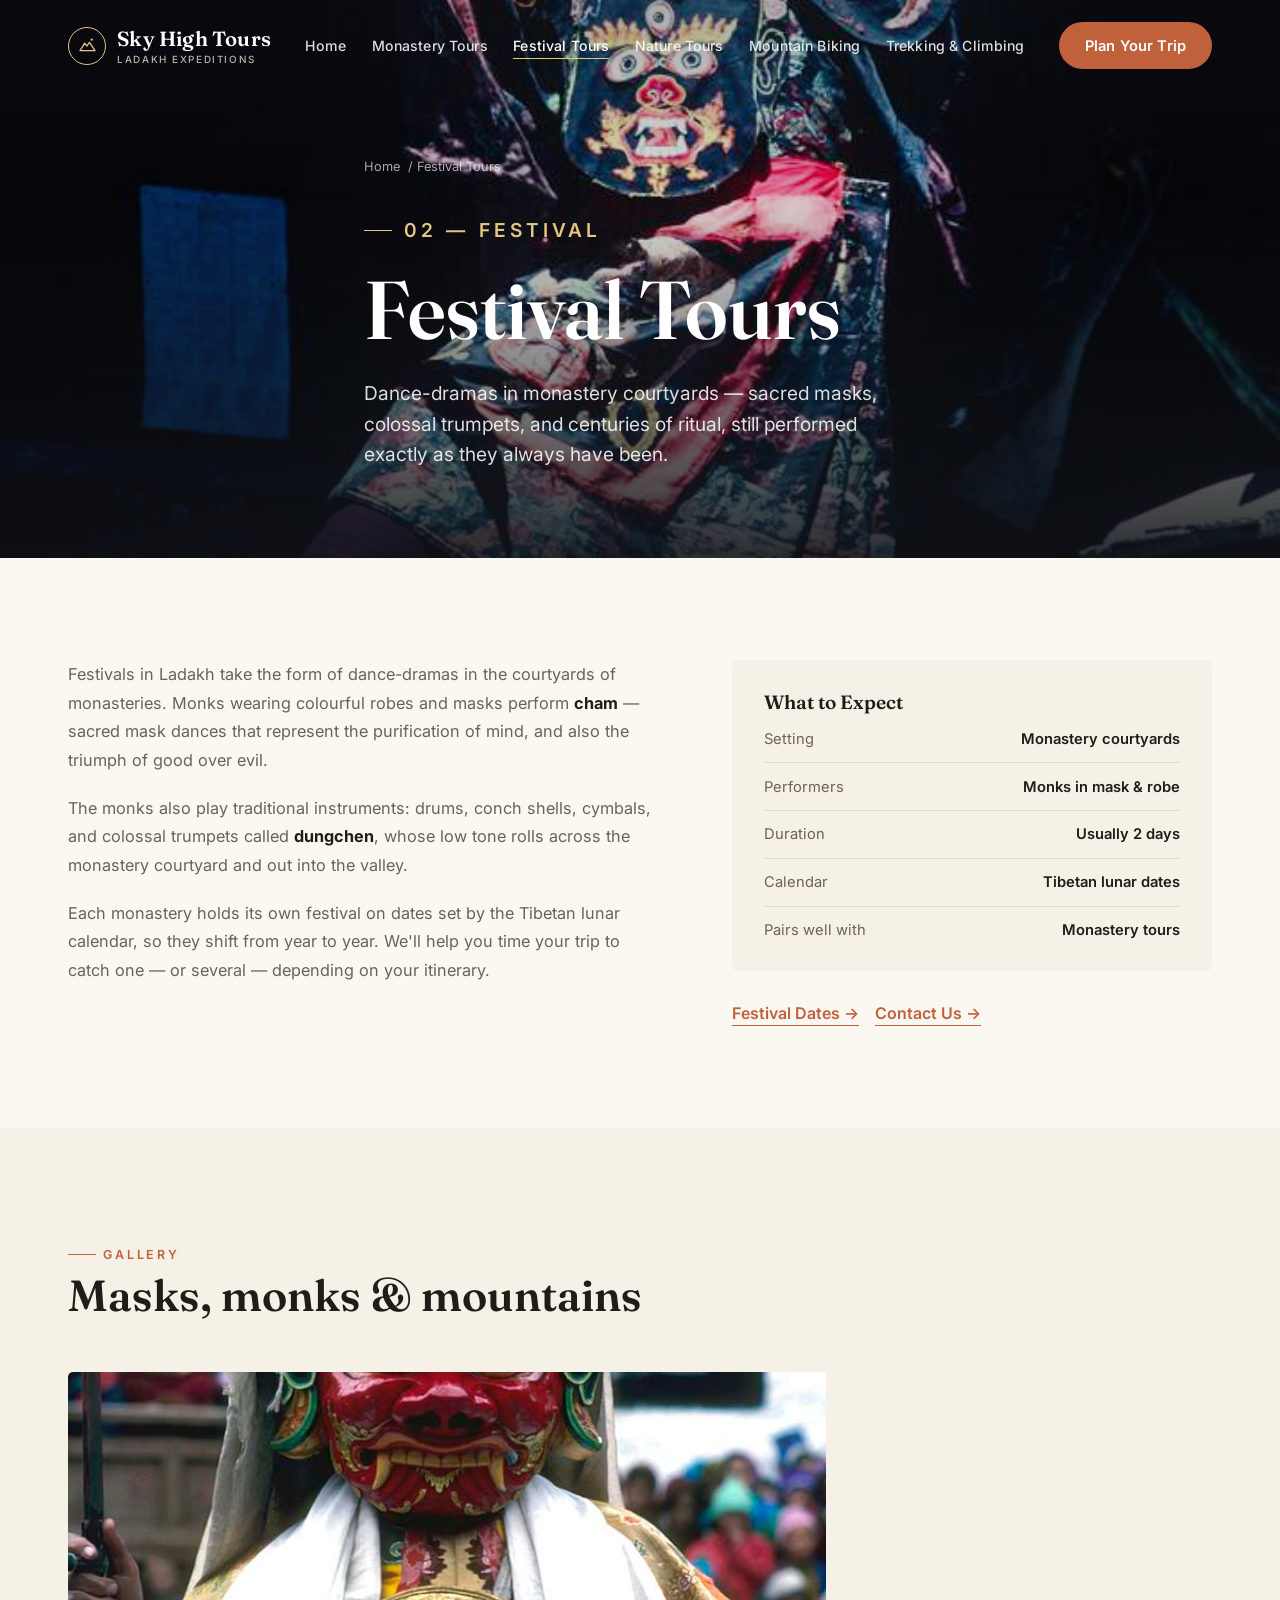
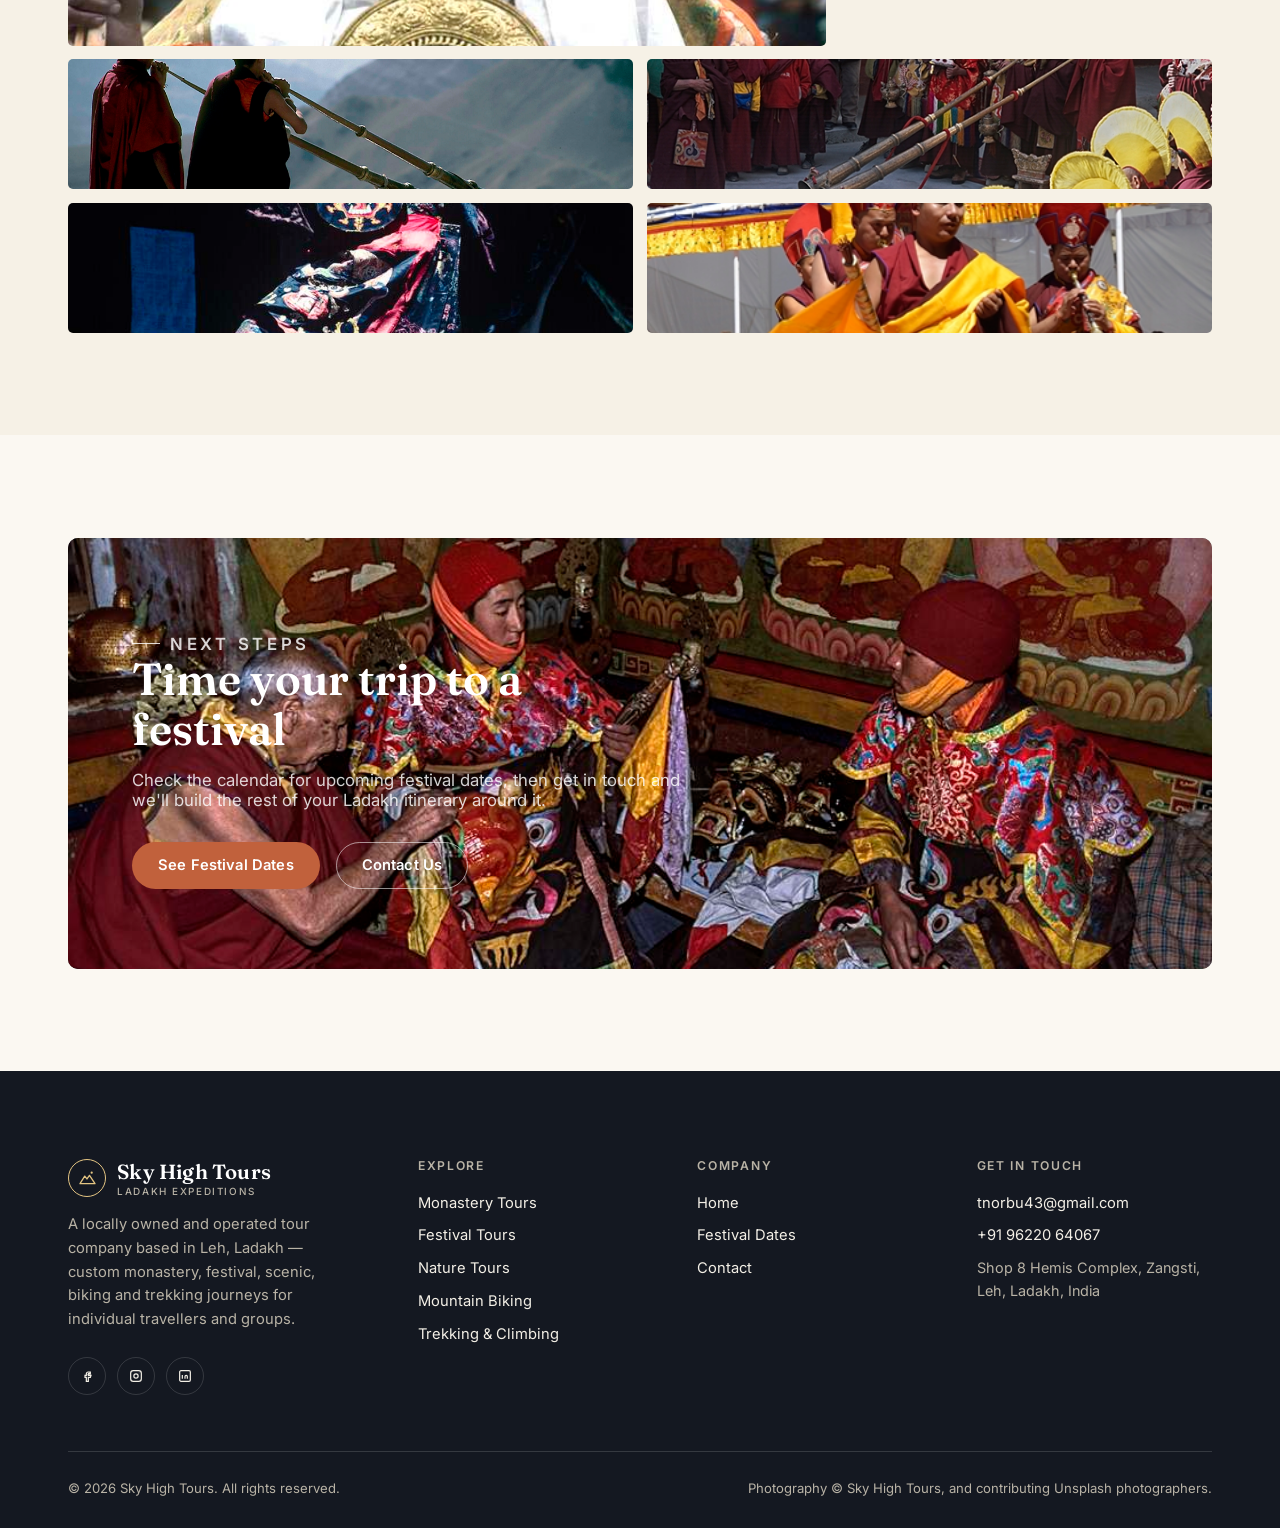
<file: festival-tours.html>
<!doctype html>
<html lang="en">
<head>
<meta charset="UTF-8" />
<meta name="viewport" content="width=device-width, initial-scale=1" />
<title>Ladakh Festival Tours | Sky High Tours, Leh</title>
<meta name="description" content="Witness cham mask dances and dance-dramas performed by monks in Ladakh's monastery courtyards. Time your trip to a festival with Sky High Tours." />
<meta name="robots" content="index, follow" />
<link rel="canonical" href="/festival-tours.html" />
<meta name="theme-color" content="#1f3b35" />
<meta property="og:locale" content="en_IN" />
<meta property="og:type" content="website" />
<meta property="og:site_name" content="Sky High Tours" />
<meta property="og:title" content="Ladakh Festival Tours — Sky High Tours" />
<meta property="og:description" content="Plan a Ladakh festival journey around sacred cham mask dances and monastery courtyard ceremonies." />
<meta property="og:url" content="/festival-tours.html" />
<meta property="og:image" content="/assets/img/Likir_Masked_Dancer_5x7.jpg" />
<meta property="og:image:alt" content="A masked cham dancer at Likir Monastery festival in Ladakh" />
<meta name="twitter:card" content="summary_large_image" />
<meta name="twitter:title" content="Ladakh Festival Tours — Sky High Tours" />
<meta name="twitter:description" content="Plan a Ladakh festival journey around cham mask dances and monastery ceremonies." />
<meta name="twitter:image" content="/assets/img/Likir_Masked_Dancer_5x7.jpg" />
<link rel="icon" href="data:image/svg+xml,<svg xmlns=%22http://www.w3.org/2000/svg%22 viewBox=%220 0 24 24%22><circle cx=%2212%22 cy=%2212%22 r=%2211.5%22 fill=%22%23141821%22/><circle cx=%2212%22 cy=%2212%22 r=%2211.5%22 fill=%22none%22 stroke=%22%23cf9e46%22 stroke-width=%221%22/><circle cx=%2217.3%22 cy=%224.7%22 r=%221.4%22 fill=%22%23e4c583%22/><path d=%22M2.5 18.5L8.5 9l2.8 3.6L14.5 8l7 10.5H2.5z%22 fill=%22none%22 stroke=%22%23e4c583%22 stroke-width=%221.6%22 stroke-linecap=%22round%22 stroke-linejoin=%22round%22/></svg>" />
<link rel="preconnect" href="https://fonts.googleapis.com" />
<link rel="preconnect" href="https://fonts.gstatic.com" crossorigin />
<link href="https://fonts.googleapis.com/css2?family=Fraunces:opsz,wght@9..144,400;9..144,500;9..144,600;9..144,700&family=Inter:wght@400;500;600;700&display=swap" rel="stylesheet" />
<link rel="stylesheet" href="assets/css/style.css" />
</head>
<body>

<header class="site-header" id="siteHeader">
  <div class="container">
    <a href="index.html" class="brand">
      <span class="brand-mark"><svg viewBox="0 0 24 24" fill="none" stroke="currentColor" stroke-width="1.6" stroke-linecap="round" stroke-linejoin="round"><circle cx="17.3" cy="4.7" r="1.4" fill="currentColor" stroke="none"/><path d="M2.5 18.5L8.5 9l2.8 3.6L14.5 8l7 10.5H2.5z"/></svg></span>
      <span>Sky High Tours<small>Ladakh Expeditions</small></span>
    </a>
    <nav class="nav-links" aria-label="Primary">
      <a href="index.html">Home</a>
      <a href="monastery-tours.html">Monastery Tours</a>
      <a href="festival-tours.html" aria-current="page">Festival Tours</a>
      <a href="scenic-tours.html">Nature Tours</a>
      <a href="mountain-biking.html">Mountain Biking</a>
      <a href="trekking-climbing.html">Trekking &amp; Climbing</a>
    </nav>
    <a href="contact.html" class="btn btn-primary nav-cta">Plan Your Trip</a>
    <button class="nav-toggle" id="navToggle" aria-label="Open menu" aria-expanded="false">
      <svg viewBox="0 0 24 24" fill="none" stroke="currentColor" stroke-width="2"><path d="M4 7h16M4 12h16M4 17h16"/></svg>
    </button>
  </div>
</header>

<div class="nav-drawer" id="navDrawer">
  <ul>
    <li><a href="index.html">Home</a></li>
    <li><a href="monastery-tours.html">Monastery Tours</a></li>
    <li><a href="festival-tours.html">Festival Tours</a></li>
    <li><a href="scenic-tours.html">Nature Tours</a></li>
    <li><a href="mountain-biking.html">Mountain Biking</a></li>
    <li><a href="trekking-climbing.html">Trekking &amp; Climbing</a></li>
    <li><a href="festival-dates.html">Festival Dates</a></li>
    <li><a href="contact.html">Contact</a></li>
  </ul>
  <div class="drawer-contact">
    <a href="mailto:tnorbu43@gmail.com">tnorbu43@gmail.com</a>
    <a href="tel:+919622064067">+91 96220 64067</a>
  </div>
</div>

<main>

  <section class="hero hero--page">
    <div class="hero-media">
      <img src="assets/img/Matho_Festival_5x7.jpg" alt="Masked dancers performing at Matho Monastery festival" />
    </div>
    <div class="container">
      <p class="breadcrumb"><a href="index.html">Home</a> / Festival Tours</p>
      <div class="hero-content" style="padding-block: 0 clamp(3.5rem, 8vw, 5.5rem);">
        <p class="eyebrow">02 — Festival</p>
        <h1>Festival Tours</h1>
        <p>Dance-dramas in monastery courtyards — sacred masks, colossal trumpets, and centuries of ritual, still performed exactly as they always have been.</p>
      </div>
    </div>
  </section>

  <section class="section">
    <div class="container">
      <div class="content-grid">
        <div class="prose reveal">
          <p>Festivals in Ladakh take the form of dance-dramas in the courtyards of monasteries. Monks wearing colourful robes and masks perform <strong>cham</strong> — sacred mask dances that represent the purification of mind, and also the triumph of good over evil.</p>
          <p>The monks also play traditional instruments: drums, conch shells, cymbals, and colossal trumpets called <strong>dungchen</strong>, whose low tone rolls across the monastery courtyard and out into the valley.</p>
          <p>Each monastery holds its own festival on dates set by the Tibetan lunar calendar, so they shift from year to year. We'll help you time your trip to catch one — or several — depending on your itinerary.</p>
        </div>
        <div class="reveal">
          <div class="info-card">
            <h3>What to Expect</h3>
            <ul class="info-list">
              <li><span class="label">Setting</span><span class="value">Monastery courtyards</span></li>
              <li><span class="label">Performers</span><span class="value">Monks in mask &amp; robe</span></li>
              <li><span class="label">Duration</span><span class="value">Usually 2 days</span></li>
              <li><span class="label">Calendar</span><span class="value">Tibetan lunar dates</span></li>
              <li><span class="label">Pairs well with</span><span class="value">Monastery tours</span></li>
            </ul>
          </div>
          <div class="split-cta">
            <a href="festival-dates.html" class="btn-text">Festival Dates →</a>
            <a href="contact.html" class="btn-text">Contact Us →</a>
          </div>
        </div>
      </div>
    </div>
  </section>

  <section class="section section--cream">
    <div class="container">
      <div class="section-head reveal">
        <p class="eyebrow">Gallery</p>
        <h2>Masks, monks &amp; mountains</h2>
      </div>
      <div class="gallery reveal">
        <a class="w4 h2" href="assets/img/Likir_Masked_Dancer_5x7.jpg" data-caption="Masked cham dancer, Likir Monastery"><img src="assets/img/Likir_Masked_Dancer_5x7.jpg" alt="Masked cham dancer at Likir Monastery" loading="lazy" /></a>
        <a class="w2" href="assets/img/Matho_Monks_7x5.jpg" data-caption="Monks with traditional horns, Matho Monastery"><img src="assets/img/Matho_Monks_7x5.jpg" alt="Monks with dungchen horns at Matho Monastery" loading="lazy" /></a>
        <a class="w2" href="assets/img/Spituk_horns_7x5.jpg" data-caption="Dungchen trumpets at Spituk"><img src="assets/img/Spituk_horns_7x5.jpg" alt="Dungchen trumpets at Spituk Monastery festival" loading="lazy" /></a>
        <a class="w3" href="assets/img/Matho_Festival_5x7.jpg" data-caption="Matho Nagrang festival"><img src="assets/img/Matho_Festival_5x7.jpg" alt="Matho Nagrang festival dancers" loading="lazy" /></a>
        <a class="w3" href="assets/img/Sakti_5x7.jpg" data-caption="Sakti village and monastery"><img src="assets/img/Sakti_5x7.jpg" alt="Sakti village and monastery" loading="lazy" /></a>
      </div>
    </div>
  </section>

  <section class="section">
    <div class="container">
      <div class="cta-band reveal">
        <div class="cta-band-media"><img src="assets/img/Likir_Preparations_7x5.jpg" alt="Preparations before a festival at Likir Monastery" /></div>
        <p class="eyebrow">Next Steps</p>
        <h2>Time your trip to a festival</h2>
        <p>Check the calendar for upcoming festival dates, then get in touch and we'll build the rest of your Ladakh itinerary around it.</p>
        <div class="cta-band-actions">
          <a href="festival-dates.html" class="btn btn-primary">See Festival Dates</a>
          <a href="contact.html" class="btn btn-ghost-light">Contact Us</a>
        </div>
      </div>
    </div>
  </section>

</main>

<footer class="site-footer">
  <div class="container">
    <div class="footer-grid">
      <div class="footer-brand">
        <a href="index.html" class="brand">
          <span class="brand-mark"><svg viewBox="0 0 24 24" fill="none" stroke="currentColor" stroke-width="1.6" stroke-linecap="round" stroke-linejoin="round"><circle cx="17.3" cy="4.7" r="1.4" fill="currentColor" stroke="none"/><path d="M2.5 18.5L8.5 9l2.8 3.6L14.5 8l7 10.5H2.5z"/></svg></span>
          <span>Sky High Tours<small>Ladakh Expeditions</small></span>
        </a>
        <p>A locally owned and operated tour company based in Leh, Ladakh — custom monastery, festival, scenic, biking and trekking journeys for individual travellers and groups.</p>
        <div class="footer-social">
          <a href="https://facebook.com" target="_blank" rel="noopener" aria-label="Facebook"><svg viewBox="0 0 24 24" fill="none" stroke="currentColor" stroke-width="1.8"><path d="M14 9h3V6h-3c-1.66 0-3 1.34-3 3v2H9v3h2v6h3v-6h3l1-3h-4v-2c0-.55.45-1 1-1z"/></svg></a>
          <a href="https://instagram.com" target="_blank" rel="noopener" aria-label="Instagram"><svg viewBox="0 0 24 24" fill="none" stroke="currentColor" stroke-width="1.8"><rect x="4" y="4" width="16" height="16" rx="4"/><circle cx="12" cy="12" r="3.2"/><circle cx="16.6" cy="7.4" r="0.6" fill="currentColor" stroke="none"/></svg></a>
          <a href="https://linkedin.com" target="_blank" rel="noopener" aria-label="LinkedIn"><svg viewBox="0 0 24 24" fill="none" stroke="currentColor" stroke-width="1.8"><rect x="4" y="4" width="16" height="16" rx="2"/><path d="M8 10.5V16M8 8v.01M12 16v-3.2c0-1 .8-1.8 1.8-1.8s1.7.8 1.7 1.8V16"/></svg></a>
        </div>
      </div>
      <div class="footer-col">
        <h4>Explore</h4>
        <ul>
          <li><a href="monastery-tours.html">Monastery Tours</a></li>
          <li><a href="festival-tours.html">Festival Tours</a></li>
          <li><a href="scenic-tours.html">Nature Tours</a></li>
          <li><a href="mountain-biking.html">Mountain Biking</a></li>
          <li><a href="trekking-climbing.html">Trekking &amp; Climbing</a></li>
        </ul>
      </div>
      <div class="footer-col">
        <h4>Company</h4>
        <ul>
          <li><a href="index.html">Home</a></li>
          <li><a href="festival-dates.html">Festival Dates</a></li>
          <li><a href="contact.html">Contact</a></li>
        </ul>
      </div>
      <div class="footer-col">
        <h4>Get in Touch</h4>
        <ul>
          <li><a href="mailto:tnorbu43@gmail.com">tnorbu43@gmail.com</a></li>
          <li><a href="tel:+919622064067">+91 96220 64067</a></li>
          <li class="muted">Shop 8 Hemis Complex, Zangsti,<br>Leh, Ladakh, India</li>
        </ul>
      </div>
    </div>
    <div class="footer-bottom">
      <span>© 2026 Sky High Tours. All rights reserved.</span>
      <span>Photography © Sky High Tours, and contributing Unsplash photographers.</span>
    </div>
  </div>
</footer>

<script src="assets/js/main.js"></script>
</body>
</html>
</file>
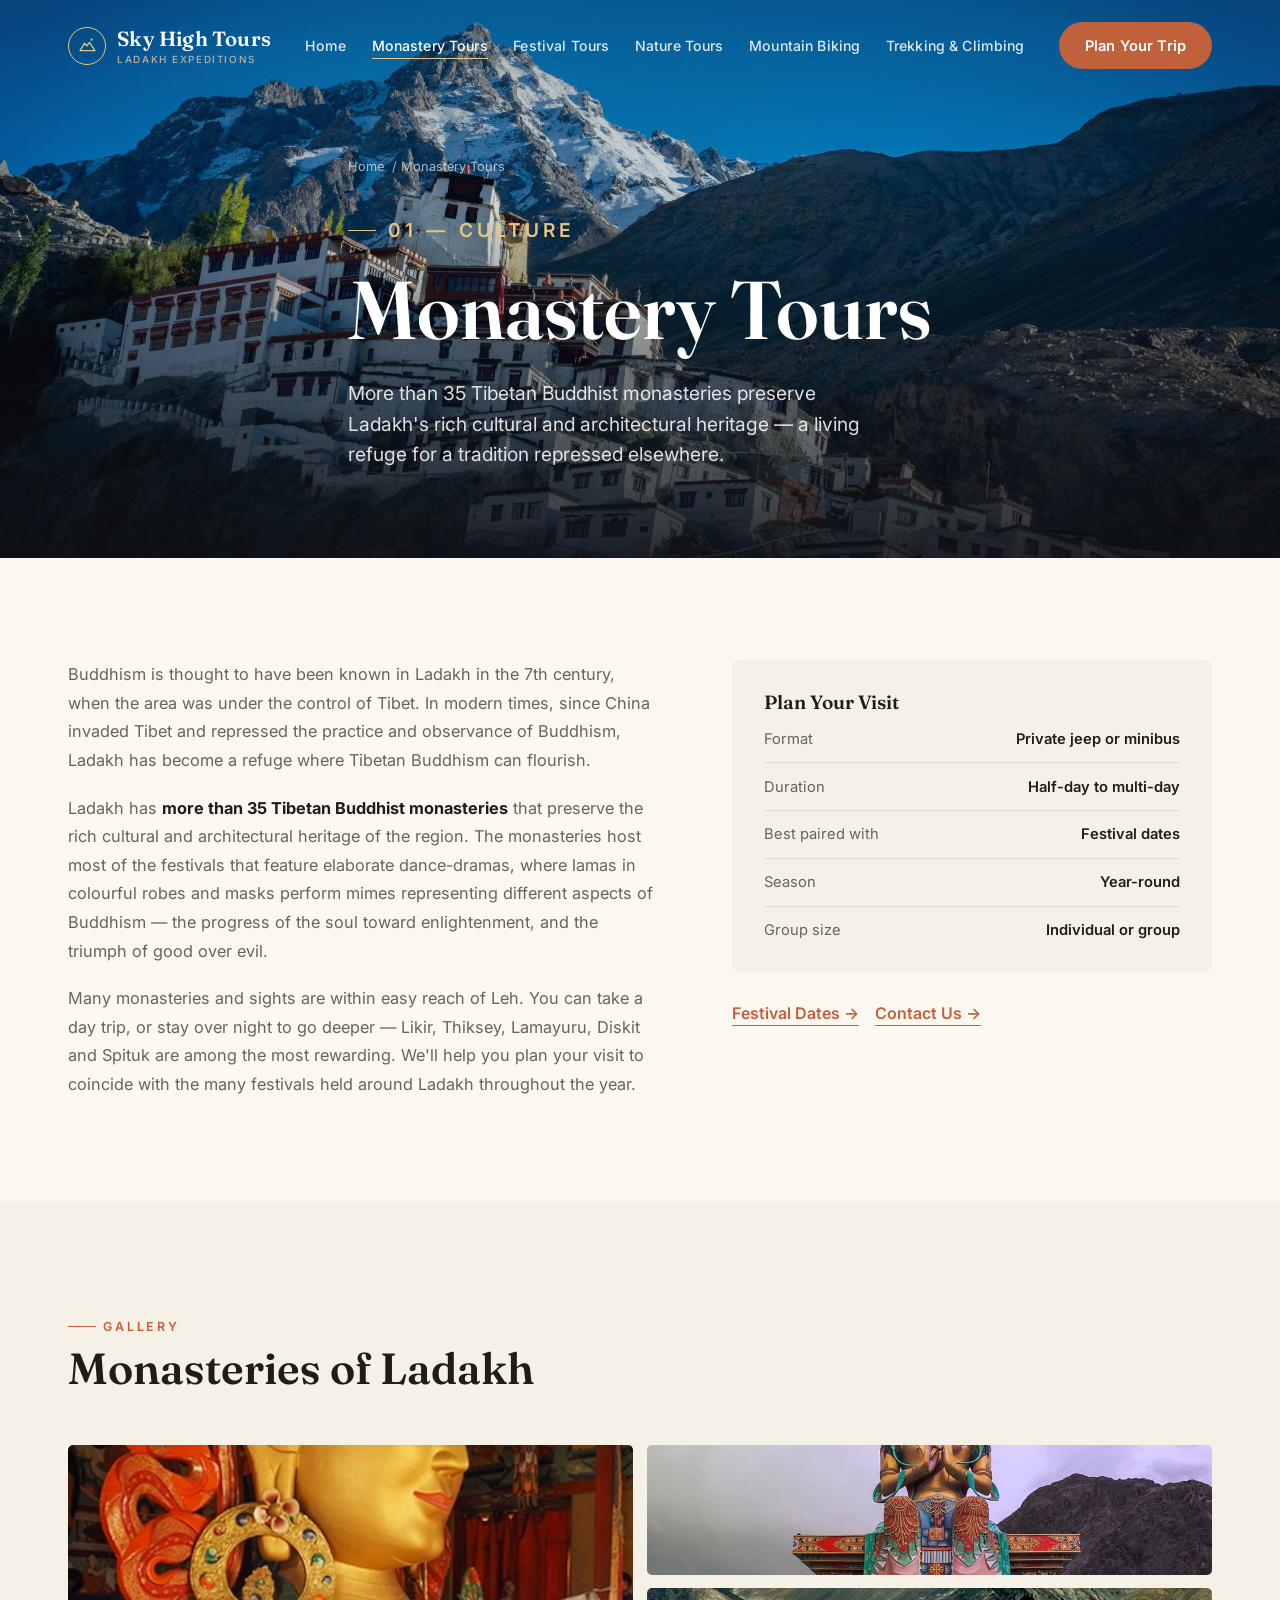
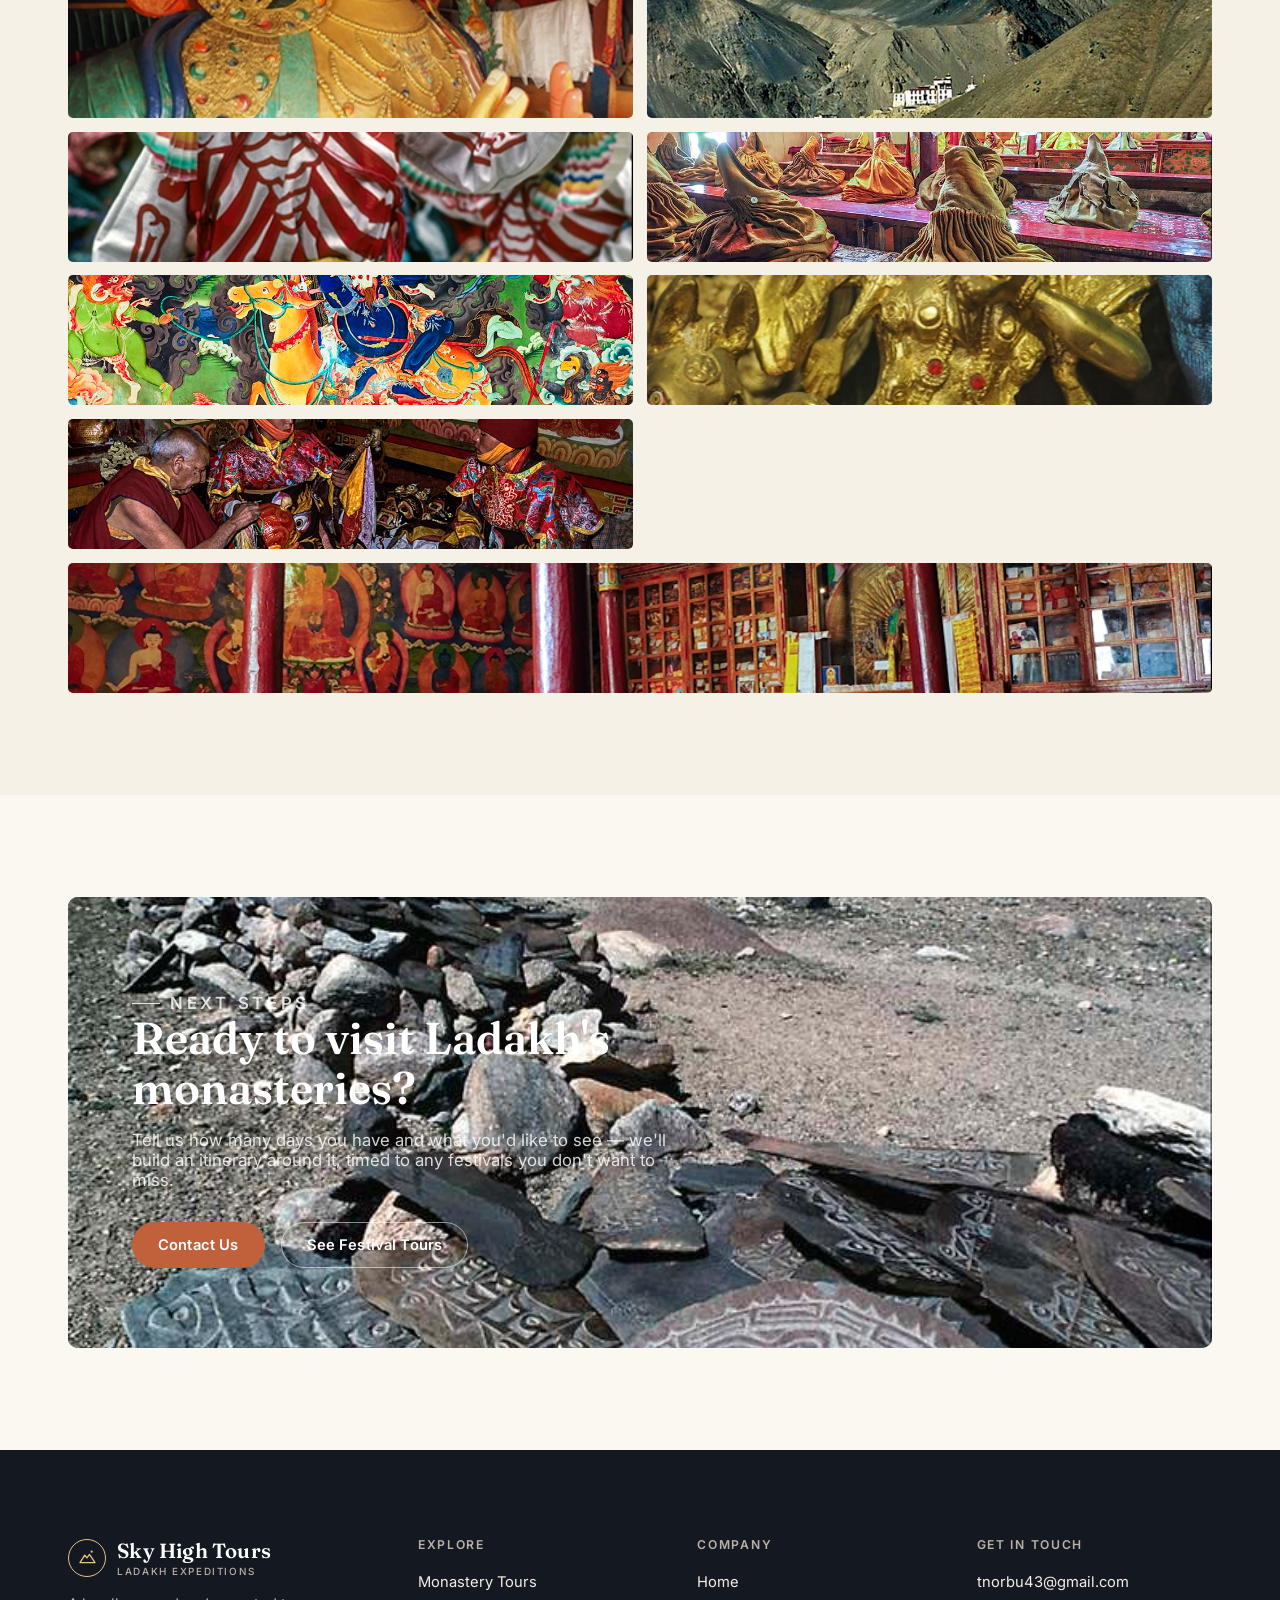
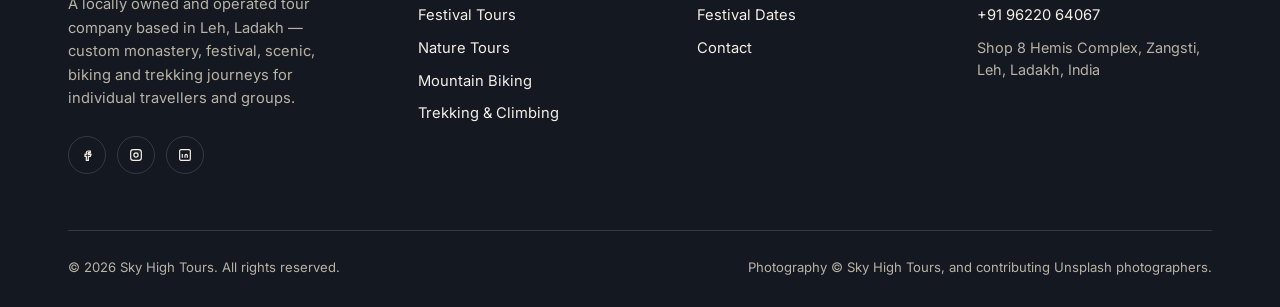
<file: monastery-tours.html>
<!doctype html>
<html lang="en">
<head>
<meta charset="UTF-8" />
<meta name="viewport" content="width=device-width, initial-scale=1" />
<title>Ladakh Monastery Tours | Sky High Tours, Leh</title>
<meta name="description" content="Visit Ladakh's Tibetan Buddhist monasteries — Thiksey, Likir, Lamayuru, Diskit and more — on a private jeep or minibus tour, day trips or overnight." />
<meta name="robots" content="index, follow" />
<link rel="canonical" href="/monastery-tours.html" />
<meta name="theme-color" content="#1f3b35" />
<meta property="og:locale" content="en_IN" />
<meta property="og:type" content="website" />
<meta property="og:site_name" content="Sky High Tours" />
<meta property="og:title" content="Ladakh Monastery Tours — Sky High Tours" />
<meta property="og:description" content="Private jeep and minibus tours to Ladakh monasteries including Thiksey, Likir, Lamayuru and Diskit." />
<meta property="og:url" content="/monastery-tours.html" />
<meta property="og:image" content="/assets/img/Thiksey_5x7-1.jpg" />
<meta property="og:image:alt" content="Thiksey Monastery rising over the Indus valley in Ladakh" />
<meta name="twitter:card" content="summary_large_image" />
<meta name="twitter:title" content="Ladakh Monastery Tours — Sky High Tours" />
<meta name="twitter:description" content="Private tours to Ladakh's Tibetan Buddhist monasteries from Leh." />
<meta name="twitter:image" content="/assets/img/Thiksey_5x7-1.jpg" />
<link rel="icon" href="data:image/svg+xml,<svg xmlns=%22http://www.w3.org/2000/svg%22 viewBox=%220 0 24 24%22><circle cx=%2212%22 cy=%2212%22 r=%2211.5%22 fill=%22%23141821%22/><circle cx=%2212%22 cy=%2212%22 r=%2211.5%22 fill=%22none%22 stroke=%22%23cf9e46%22 stroke-width=%221%22/><circle cx=%2217.3%22 cy=%224.7%22 r=%221.4%22 fill=%22%23e4c583%22/><path d=%22M2.5 18.5L8.5 9l2.8 3.6L14.5 8l7 10.5H2.5z%22 fill=%22none%22 stroke=%22%23e4c583%22 stroke-width=%221.6%22 stroke-linecap=%22round%22 stroke-linejoin=%22round%22/></svg>" />
<link rel="preconnect" href="https://fonts.googleapis.com" />
<link rel="preconnect" href="https://fonts.gstatic.com" crossorigin />
<link href="https://fonts.googleapis.com/css2?family=Fraunces:opsz,wght@9..144,400;9..144,500;9..144,600;9..144,700&family=Inter:wght@400;500;600;700&display=swap" rel="stylesheet" />
<link rel="stylesheet" href="assets/css/style.css" />
</head>
<body>

<header class="site-header" id="siteHeader">
  <div class="container">
    <a href="index.html" class="brand">
      <span class="brand-mark"><svg viewBox="0 0 24 24" fill="none" stroke="currentColor" stroke-width="1.6" stroke-linecap="round" stroke-linejoin="round"><circle cx="17.3" cy="4.7" r="1.4" fill="currentColor" stroke="none"/><path d="M2.5 18.5L8.5 9l2.8 3.6L14.5 8l7 10.5H2.5z"/></svg></span>
      <span>Sky High Tours<small>Ladakh Expeditions</small></span>
    </a>
    <nav class="nav-links" aria-label="Primary">
      <a href="index.html">Home</a>
      <a href="monastery-tours.html" aria-current="page">Monastery Tours</a>
      <a href="festival-tours.html">Festival Tours</a>
      <a href="scenic-tours.html">Nature Tours</a>
      <a href="mountain-biking.html">Mountain Biking</a>
      <a href="trekking-climbing.html">Trekking &amp; Climbing</a>
    </nav>
    <a href="contact.html" class="btn btn-primary nav-cta">Plan Your Trip</a>
    <button class="nav-toggle" id="navToggle" aria-label="Open menu" aria-expanded="false">
      <svg viewBox="0 0 24 24" fill="none" stroke="currentColor" stroke-width="2"><path d="M4 7h16M4 12h16M4 17h16"/></svg>
    </button>
  </div>
</header>

<div class="nav-drawer" id="navDrawer">
  <ul>
    <li><a href="index.html">Home</a></li>
    <li><a href="monastery-tours.html">Monastery Tours</a></li>
    <li><a href="festival-tours.html">Festival Tours</a></li>
    <li><a href="scenic-tours.html">Nature Tours</a></li>
    <li><a href="mountain-biking.html">Mountain Biking</a></li>
    <li><a href="trekking-climbing.html">Trekking &amp; Climbing</a></li>
    <li><a href="festival-dates.html">Festival Dates</a></li>
    <li><a href="contact.html">Contact</a></li>
  </ul>
  <div class="drawer-contact">
    <a href="mailto:tnorbu43@gmail.com">tnorbu43@gmail.com</a>
    <a href="tel:+919622064067">+91 96220 64067</a>
  </div>
</div>

<main>

  <section class="hero hero--page">
    <div class="hero-media">
      <img src="assets/img/unsplash/monastery-snowpeak-anand-mahajan.jpg" alt="Whitewashed monastery buildings cascading down a cliffside beneath a snow-capped peak" />
    </div>
    <div class="container">
      <p class="breadcrumb"><a href="index.html">Home</a> / Monastery Tours</p>
      <div class="hero-content" style="padding-block: 0 clamp(3.5rem, 8vw, 5.5rem);">
        <p class="eyebrow">01 — Culture</p>
        <h1>Monastery Tours</h1>
        <p>More than 35 Tibetan Buddhist monasteries preserve Ladakh's rich cultural and architectural heritage — a living refuge for a tradition repressed elsewhere.</p>
      </div>
    </div>
  </section>

  <section class="section">
    <div class="container">
      <div class="content-grid">
        <div class="prose reveal">
          <p>Buddhism is thought to have been known in Ladakh in the 7th century, when the area was under the control of Tibet. In modern times, since China invaded Tibet and repressed the practice and observance of Buddhism, Ladakh has become a refuge where Tibetan Buddhism can flourish.</p>
          <p>Ladakh has <strong>more than 35 Tibetan Buddhist monasteries</strong> that preserve the rich cultural and architectural heritage of the region. The monasteries host most of the festivals that feature elaborate dance-dramas, where lamas in colourful robes and masks perform mimes representing different aspects of Buddhism — the progress of the soul toward enlightenment, and the triumph of good over evil.</p>
          <p>Many monasteries and sights are within easy reach of Leh. You can take a day trip, or stay over night to go deeper — Likir, Thiksey, Lamayuru, Diskit and Spituk are among the most rewarding. We'll help you plan your visit to coincide with the many festivals held around Ladakh throughout the year.</p>
        </div>
        <div class="reveal">
          <div class="info-card">
            <h3>Plan Your Visit</h3>
            <ul class="info-list">
              <li><span class="label">Format</span><span class="value">Private jeep or minibus</span></li>
              <li><span class="label">Duration</span><span class="value">Half-day to multi-day</span></li>
              <li><span class="label">Best paired with</span><span class="value">Festival dates</span></li>
              <li><span class="label">Season</span><span class="value">Year-round</span></li>
              <li><span class="label">Group size</span><span class="value">Individual or group</span></li>
            </ul>
          </div>
          <div class="split-cta">
            <a href="festival-dates.html" class="btn-text">Festival Dates →</a>
            <a href="contact.html" class="btn-text">Contact Us →</a>
          </div>
        </div>
      </div>
    </div>
  </section>

  <section class="section section--cream">
    <div class="container">
      <div class="section-head reveal">
        <p class="eyebrow">Gallery</p>
        <h2>Monasteries of Ladakh</h2>
      </div>
      <div class="gallery reveal">
        <a class="w3 h2" href="assets/img/Thiksey_5x7-1.jpg" data-caption="Thiksey Monastery"><img src="assets/img/Thiksey_5x7-1.jpg" alt="Thiksey Monastery" loading="lazy" /></a>
        <a class="w3" href="assets/img/Diskit_Monastery_Nubra_7x5-1.jpg" data-caption="Diskit Monastery, Nubra Valley"><img src="assets/img/Diskit_Monastery_Nubra_7x5-1.jpg" alt="Diskit Monastery in the Nubra Valley" loading="lazy" /></a>
        <a class="w3" href="assets/img/Lamayuru_in_Landscape_5x7.jpg" data-caption="Lamayuru Monastery in its lunar landscape"><img src="assets/img/Lamayuru_in_Landscape_5x7.jpg" alt="Lamayuru Monastery in landscape" loading="lazy" /></a>
        <a class="w2" href="assets/img/Likir_5x7.jpg" data-caption="Likir Monastery"><img src="assets/img/Likir_5x7.jpg" alt="Likir Monastery" loading="lazy" /></a>
        <a class="w2" href="assets/img/Likir_Monastery_Robes.jpg" data-caption="Monk's robes at Likir Monastery"><img src="assets/img/Likir_Monastery_Robes.jpg" alt="Monastic robes hanging at Likir" loading="lazy" /></a>
        <a class="w2" href="assets/img/Likir_Thanka_7x5.jpg" data-caption="A thangka displayed at Likir Monastery"><img src="assets/img/Likir_Thanka_7x5.jpg" alt="Thangka painting at Likir Monastery" loading="lazy" /></a>
        <a class="w3" href="assets/img/Spituk_5x7-1.jpg" data-caption="Spituk Monastery"><img src="assets/img/Spituk_5x7-1.jpg" alt="Spituk Monastery" loading="lazy" /></a>
        <a class="w3" href="assets/img/Likir_Preparations_7x5.jpg" data-caption="Preparations underway at Likir Monastery"><img src="assets/img/Likir_Preparations_7x5.jpg" alt="Festival preparations at Likir Monastery" loading="lazy" /></a>
        <a class="w6" href="assets/img/Likir_Monastery_7x5.jpg" data-caption="Likir Monastery against the mountains"><img src="assets/img/Likir_Monastery_7x5.jpg" alt="Likir Monastery set against the Ladakh mountains" loading="lazy" /></a>
      </div>
    </div>
  </section>

  <section class="section">
    <div class="container">
      <div class="cta-band reveal">
        <div class="cta-band-media"><img src="assets/img/Mani_Wall_Tso_Moriri_5x7.jpg" alt="Mani wall near Tso Moriri" /></div>
        <p class="eyebrow">Next Steps</p>
        <h2>Ready to visit Ladakh's monasteries?</h2>
        <p>Tell us how many days you have and what you'd like to see — we'll build an itinerary around it, timed to any festivals you don't want to miss.</p>
        <div class="cta-band-actions">
          <a href="contact.html" class="btn btn-primary">Contact Us</a>
          <a href="festival-tours.html" class="btn btn-ghost-light">See Festival Tours</a>
        </div>
      </div>
    </div>
  </section>

</main>

<footer class="site-footer">
  <div class="container">
    <div class="footer-grid">
      <div class="footer-brand">
        <a href="index.html" class="brand">
          <span class="brand-mark"><svg viewBox="0 0 24 24" fill="none" stroke="currentColor" stroke-width="1.6" stroke-linecap="round" stroke-linejoin="round"><circle cx="17.3" cy="4.7" r="1.4" fill="currentColor" stroke="none"/><path d="M2.5 18.5L8.5 9l2.8 3.6L14.5 8l7 10.5H2.5z"/></svg></span>
          <span>Sky High Tours<small>Ladakh Expeditions</small></span>
        </a>
        <p>A locally owned and operated tour company based in Leh, Ladakh — custom monastery, festival, scenic, biking and trekking journeys for individual travellers and groups.</p>
        <div class="footer-social">
          <a href="https://facebook.com" target="_blank" rel="noopener" aria-label="Facebook"><svg viewBox="0 0 24 24" fill="none" stroke="currentColor" stroke-width="1.8"><path d="M14 9h3V6h-3c-1.66 0-3 1.34-3 3v2H9v3h2v6h3v-6h3l1-3h-4v-2c0-.55.45-1 1-1z"/></svg></a>
          <a href="https://instagram.com" target="_blank" rel="noopener" aria-label="Instagram"><svg viewBox="0 0 24 24" fill="none" stroke="currentColor" stroke-width="1.8"><rect x="4" y="4" width="16" height="16" rx="4"/><circle cx="12" cy="12" r="3.2"/><circle cx="16.6" cy="7.4" r="0.6" fill="currentColor" stroke="none"/></svg></a>
          <a href="https://linkedin.com" target="_blank" rel="noopener" aria-label="LinkedIn"><svg viewBox="0 0 24 24" fill="none" stroke="currentColor" stroke-width="1.8"><rect x="4" y="4" width="16" height="16" rx="2"/><path d="M8 10.5V16M8 8v.01M12 16v-3.2c0-1 .8-1.8 1.8-1.8s1.7.8 1.7 1.8V16"/></svg></a>
        </div>
      </div>
      <div class="footer-col">
        <h4>Explore</h4>
        <ul>
          <li><a href="monastery-tours.html">Monastery Tours</a></li>
          <li><a href="festival-tours.html">Festival Tours</a></li>
          <li><a href="scenic-tours.html">Nature Tours</a></li>
          <li><a href="mountain-biking.html">Mountain Biking</a></li>
          <li><a href="trekking-climbing.html">Trekking &amp; Climbing</a></li>
        </ul>
      </div>
      <div class="footer-col">
        <h4>Company</h4>
        <ul>
          <li><a href="index.html">Home</a></li>
          <li><a href="festival-dates.html">Festival Dates</a></li>
          <li><a href="contact.html">Contact</a></li>
        </ul>
      </div>
      <div class="footer-col">
        <h4>Get in Touch</h4>
        <ul>
          <li><a href="mailto:tnorbu43@gmail.com">tnorbu43@gmail.com</a></li>
          <li><a href="tel:+919622064067">+91 96220 64067</a></li>
          <li class="muted">Shop 8 Hemis Complex, Zangsti,<br>Leh, Ladakh, India</li>
        </ul>
      </div>
    </div>
    <div class="footer-bottom">
      <span>© 2026 Sky High Tours. All rights reserved.</span>
      <span>Photography © Sky High Tours, and contributing Unsplash photographers.</span>
    </div>
  </div>
</footer>

<script src="assets/js/main.js"></script>
</body>
</html>
</file>
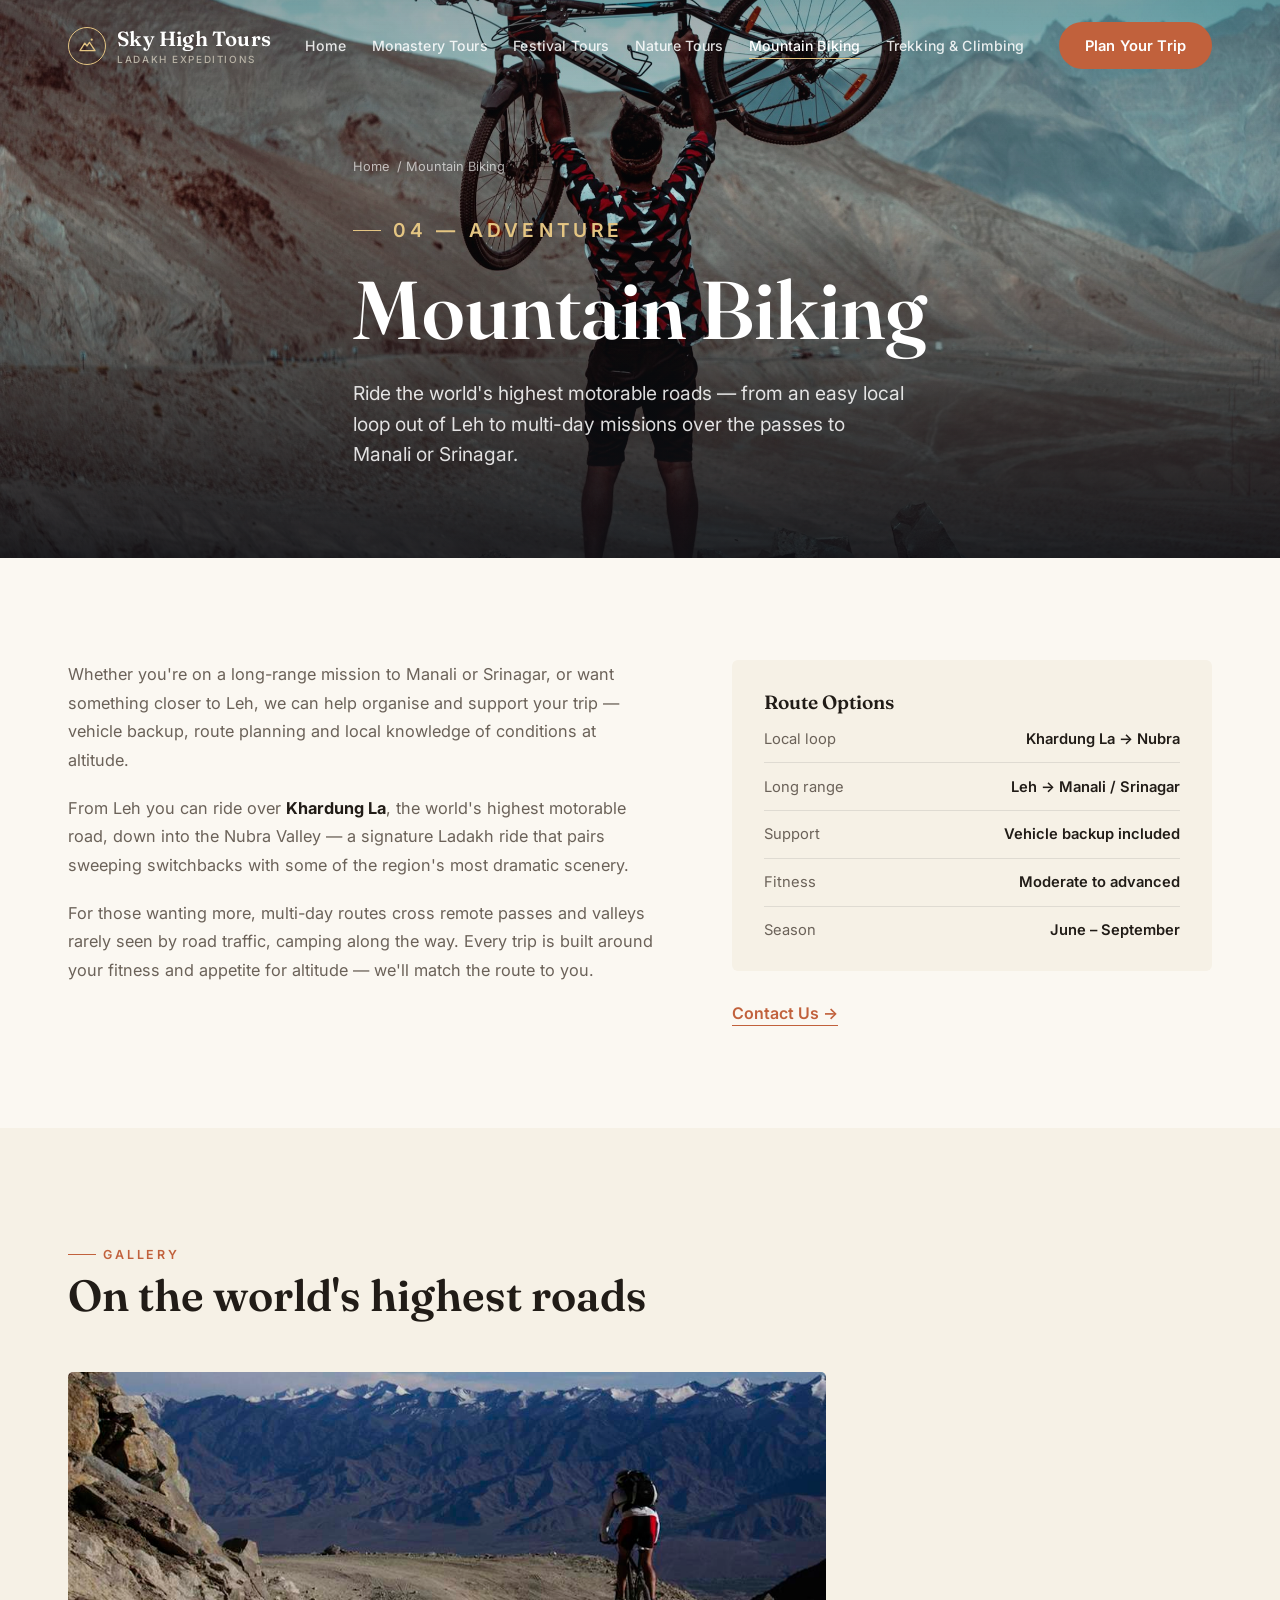
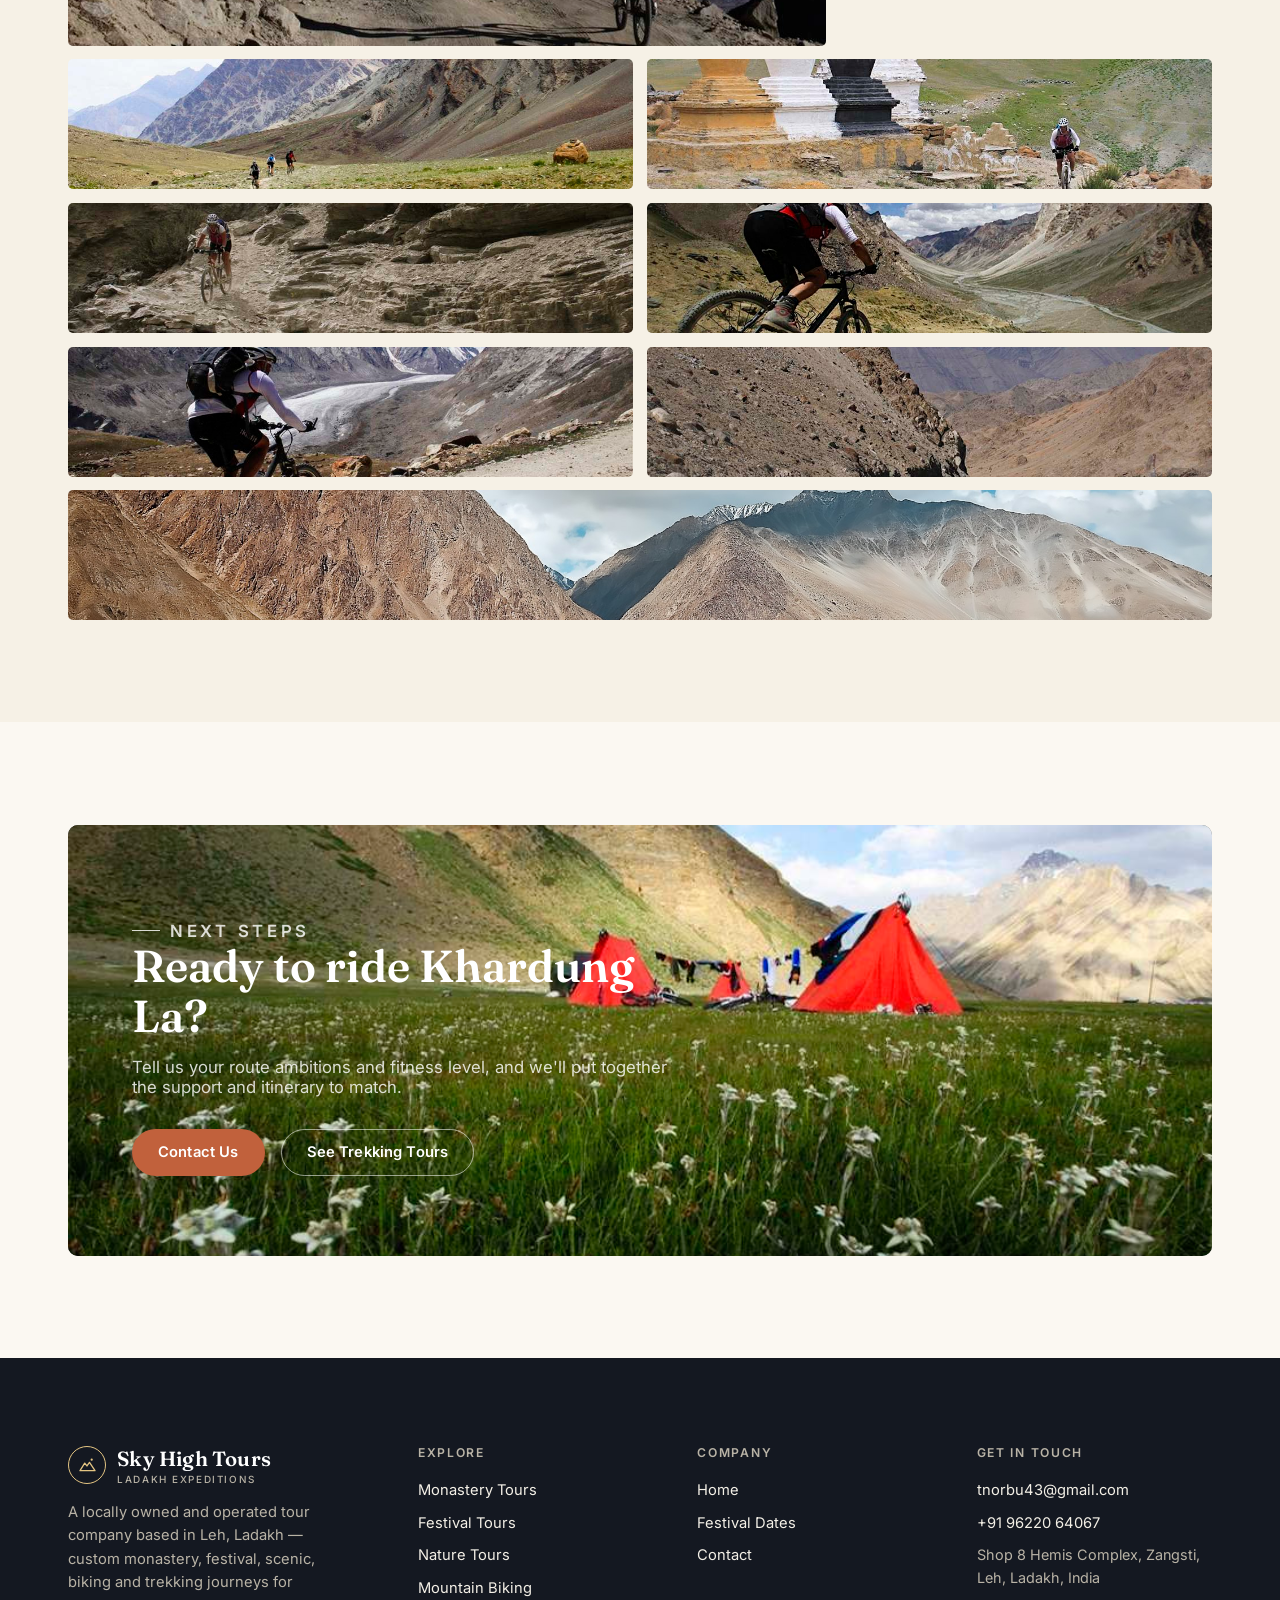
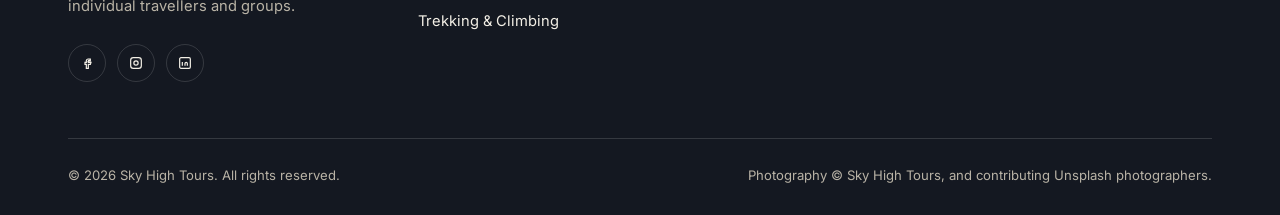
<file: mountain-biking.html>
<!doctype html>
<html lang="en">
<head>
<meta charset="UTF-8" />
<meta name="viewport" content="width=device-width, initial-scale=1" />
<title>Ladakh Mountain Biking Tours | Sky High Tours</title>
<meta name="description" content="Ride the world's highest motorable roads with Sky High Tours — local loops from Leh, Khardung La to Nubra Valley, or long-range missions to Manali and Srinagar." />
<meta name="robots" content="index, follow" />
<link rel="canonical" href="/mountain-biking.html" />
<meta name="theme-color" content="#1f3b35" />
<meta property="og:locale" content="en_IN" />
<meta property="og:type" content="website" />
<meta property="og:site_name" content="Sky High Tours" />
<meta property="og:title" content="Ladakh Mountain Biking Tours — Sky High Tours" />
<meta property="og:description" content="Ride Khardung La, Nubra Valley, Manali and Srinagar routes with local Ladakh biking support." />
<meta property="og:url" content="/mountain-biking.html" />
<meta property="og:image" content="/assets/img/IMG_9737.jpg" />
<meta property="og:image:alt" content="Mountain biker descending toward a Ladakh glacier valley" />
<meta name="twitter:card" content="summary_large_image" />
<meta name="twitter:title" content="Ladakh Mountain Biking Tours — Sky High Tours" />
<meta name="twitter:description" content="Ride Ladakh's highest roads with local biking support from Leh." />
<meta name="twitter:image" content="/assets/img/IMG_9737.jpg" />
<link rel="icon" href="data:image/svg+xml,<svg xmlns=%22http://www.w3.org/2000/svg%22 viewBox=%220 0 24 24%22><circle cx=%2212%22 cy=%2212%22 r=%2211.5%22 fill=%22%23141821%22/><circle cx=%2212%22 cy=%2212%22 r=%2211.5%22 fill=%22none%22 stroke=%22%23cf9e46%22 stroke-width=%221%22/><circle cx=%2217.3%22 cy=%224.7%22 r=%221.4%22 fill=%22%23e4c583%22/><path d=%22M2.5 18.5L8.5 9l2.8 3.6L14.5 8l7 10.5H2.5z%22 fill=%22none%22 stroke=%22%23e4c583%22 stroke-width=%221.6%22 stroke-linecap=%22round%22 stroke-linejoin=%22round%22/></svg>" />
<link rel="preconnect" href="https://fonts.googleapis.com" />
<link rel="preconnect" href="https://fonts.gstatic.com" crossorigin />
<link href="https://fonts.googleapis.com/css2?family=Fraunces:opsz,wght@9..144,400;9..144,500;9..144,600;9..144,700&family=Inter:wght@400;500;600;700&display=swap" rel="stylesheet" />
<link rel="stylesheet" href="assets/css/style.css" />
</head>
<body>

<header class="site-header" id="siteHeader">
  <div class="container">
    <a href="index.html" class="brand">
      <span class="brand-mark"><svg viewBox="0 0 24 24" fill="none" stroke="currentColor" stroke-width="1.6" stroke-linecap="round" stroke-linejoin="round"><circle cx="17.3" cy="4.7" r="1.4" fill="currentColor" stroke="none"/><path d="M2.5 18.5L8.5 9l2.8 3.6L14.5 8l7 10.5H2.5z"/></svg></span>
      <span>Sky High Tours<small>Ladakh Expeditions</small></span>
    </a>
    <nav class="nav-links" aria-label="Primary">
      <a href="index.html">Home</a>
      <a href="monastery-tours.html">Monastery Tours</a>
      <a href="festival-tours.html">Festival Tours</a>
      <a href="scenic-tours.html">Nature Tours</a>
      <a href="mountain-biking.html" aria-current="page">Mountain Biking</a>
      <a href="trekking-climbing.html">Trekking &amp; Climbing</a>
    </nav>
    <a href="contact.html" class="btn btn-primary nav-cta">Plan Your Trip</a>
    <button class="nav-toggle" id="navToggle" aria-label="Open menu" aria-expanded="false">
      <svg viewBox="0 0 24 24" fill="none" stroke="currentColor" stroke-width="2"><path d="M4 7h16M4 12h16M4 17h16"/></svg>
    </button>
  </div>
</header>

<div class="nav-drawer" id="navDrawer">
  <ul>
    <li><a href="index.html">Home</a></li>
    <li><a href="monastery-tours.html">Monastery Tours</a></li>
    <li><a href="festival-tours.html">Festival Tours</a></li>
    <li><a href="scenic-tours.html">Nature Tours</a></li>
    <li><a href="mountain-biking.html">Mountain Biking</a></li>
    <li><a href="trekking-climbing.html">Trekking &amp; Climbing</a></li>
    <li><a href="festival-dates.html">Festival Dates</a></li>
    <li><a href="contact.html">Contact</a></li>
  </ul>
  <div class="drawer-contact">
    <a href="mailto:tnorbu43@gmail.com">tnorbu43@gmail.com</a>
    <a href="tel:+919622064067">+91 96220 64067</a>
  </div>
</div>

<main>

  <section class="hero hero--page">
    <div class="hero-media">
      <img src="assets/img/unsplash/biker-shoulder-carry-hellobeekay.jpg" alt="A mountain biker triumphantly holding his bike overhead on a Ladakh mountainside" />
    </div>
    <div class="container">
      <p class="breadcrumb"><a href="index.html">Home</a> / Mountain Biking</p>
      <div class="hero-content" style="padding-block: 0 clamp(3.5rem, 8vw, 5.5rem);">
        <p class="eyebrow">04 — Adventure</p>
        <h1>Mountain Biking</h1>
        <p>Ride the world's highest motorable roads — from an easy local loop out of Leh to multi-day missions over the passes to Manali or Srinagar.</p>
      </div>
    </div>
  </section>

  <section class="section">
    <div class="container">
      <div class="content-grid">
        <div class="prose reveal">
          <p>Whether you're on a long-range mission to Manali or Srinagar, or want something closer to Leh, we can help organise and support your trip — vehicle backup, route planning and local knowledge of conditions at altitude.</p>
          <p>From Leh you can ride over <strong>Khardung La</strong>, the world's highest motorable road, down into the Nubra Valley — a signature Ladakh ride that pairs sweeping switchbacks with some of the region's most dramatic scenery.</p>
          <p>For those wanting more, multi-day routes cross remote passes and valleys rarely seen by road traffic, camping along the way. Every trip is built around your fitness and appetite for altitude — we'll match the route to you.</p>
        </div>
        <div class="reveal">
          <div class="info-card">
            <h3>Route Options</h3>
            <ul class="info-list">
              <li><span class="label">Local loop</span><span class="value">Khardung La → Nubra</span></li>
              <li><span class="label">Long range</span><span class="value">Leh → Manali / Srinagar</span></li>
              <li><span class="label">Support</span><span class="value">Vehicle backup included</span></li>
              <li><span class="label">Fitness</span><span class="value">Moderate to advanced</span></li>
              <li><span class="label">Season</span><span class="value">June – September</span></li>
            </ul>
          </div>
          <div class="split-cta">
            <a href="contact.html" class="btn-text">Contact Us →</a>
          </div>
        </div>
      </div>
    </div>
  </section>

  <section class="section section--cream">
    <div class="container">
      <div class="section-head reveal">
        <p class="eyebrow">Gallery</p>
        <h2>On the world's highest roads</h2>
      </div>
      <div class="gallery reveal">
        <a class="w4 h2" href="assets/img/IMG_9106-2.jpg" data-caption="Riding toward snow-capped peaks"><img src="assets/img/IMG_9106-2.jpg" alt="Mountain biker riding toward snow-capped peaks" loading="lazy" /></a>
        <a class="w2" href="assets/img/IMG_0369.jpg" data-caption="Riders crossing a high grassy valley"><img src="assets/img/IMG_0369.jpg" alt="Mountain bikers crossing a high grassy valley" loading="lazy" /></a>
        <a class="w2" href="assets/img/IMG_0397.jpg" data-caption="Passing ancient chortens on the trail"><img src="assets/img/IMG_0397.jpg" alt="Mountain biker passing chortens on the trail" loading="lazy" /></a>
        <a class="w3" href="assets/img/IMG_0851.jpg" data-caption="A technical rocky descent"><img src="assets/img/IMG_0851.jpg" alt="Mountain biker on a technical rocky descent" loading="lazy" /></a>
        <a class="w3" href="assets/img/IMG_9339.jpg" data-caption="Descending toward the valley floor"><img src="assets/img/IMG_9339.jpg" alt="Mountain biker descending a dusty trail toward the valley floor" loading="lazy" /></a>
        <a class="w3" href="assets/img/IMG_9737.jpg" data-caption="Above a Ladakh glacier"><img src="assets/img/IMG_9737.jpg" alt="Mountain biker above a Ladakh glacier valley" loading="lazy" /></a>
        <a class="w3" href="assets/img/IMG_9063.jpg" data-caption="Winding mountain road near Leh"><img src="assets/img/IMG_9063.jpg" alt="Cyclist on a winding mountain road near Leh" loading="lazy" /></a>
        <a class="w6" href="assets/img/unsplash/ladakh-lachulung-pass-simon-berger.jpg" data-caption="Lachulung La mountain pass"><img src="assets/img/unsplash/ladakh-lachulung-pass-simon-berger.jpg" alt="Road sign at Lachulung La mountain pass on the Leh-Manali highway" loading="lazy" /></a>
      </div>
    </div>
  </section>

  <section class="section">
    <div class="container">
      <div class="cta-band reveal">
        <div class="cta-band-media"><img src="assets/img/IMG_1405.jpg" alt="Cyclist on a winding road with the Himalaya behind" /></div>
        <p class="eyebrow">Next Steps</p>
        <h2>Ready to ride Khardung La?</h2>
        <p>Tell us your route ambitions and fitness level, and we'll put together the support and itinerary to match.</p>
        <div class="cta-band-actions">
          <a href="contact.html" class="btn btn-primary">Contact Us</a>
          <a href="trekking-climbing.html" class="btn btn-ghost-light">See Trekking Tours</a>
        </div>
      </div>
    </div>
  </section>

</main>

<footer class="site-footer">
  <div class="container">
    <div class="footer-grid">
      <div class="footer-brand">
        <a href="index.html" class="brand">
          <span class="brand-mark"><svg viewBox="0 0 24 24" fill="none" stroke="currentColor" stroke-width="1.6" stroke-linecap="round" stroke-linejoin="round"><circle cx="17.3" cy="4.7" r="1.4" fill="currentColor" stroke="none"/><path d="M2.5 18.5L8.5 9l2.8 3.6L14.5 8l7 10.5H2.5z"/></svg></span>
          <span>Sky High Tours<small>Ladakh Expeditions</small></span>
        </a>
        <p>A locally owned and operated tour company based in Leh, Ladakh — custom monastery, festival, scenic, biking and trekking journeys for individual travellers and groups.</p>
        <div class="footer-social">
          <a href="https://facebook.com" target="_blank" rel="noopener" aria-label="Facebook"><svg viewBox="0 0 24 24" fill="none" stroke="currentColor" stroke-width="1.8"><path d="M14 9h3V6h-3c-1.66 0-3 1.34-3 3v2H9v3h2v6h3v-6h3l1-3h-4v-2c0-.55.45-1 1-1z"/></svg></a>
          <a href="https://instagram.com" target="_blank" rel="noopener" aria-label="Instagram"><svg viewBox="0 0 24 24" fill="none" stroke="currentColor" stroke-width="1.8"><rect x="4" y="4" width="16" height="16" rx="4"/><circle cx="12" cy="12" r="3.2"/><circle cx="16.6" cy="7.4" r="0.6" fill="currentColor" stroke="none"/></svg></a>
          <a href="https://linkedin.com" target="_blank" rel="noopener" aria-label="LinkedIn"><svg viewBox="0 0 24 24" fill="none" stroke="currentColor" stroke-width="1.8"><rect x="4" y="4" width="16" height="16" rx="2"/><path d="M8 10.5V16M8 8v.01M12 16v-3.2c0-1 .8-1.8 1.8-1.8s1.7.8 1.7 1.8V16"/></svg></a>
        </div>
      </div>
      <div class="footer-col">
        <h4>Explore</h4>
        <ul>
          <li><a href="monastery-tours.html">Monastery Tours</a></li>
          <li><a href="festival-tours.html">Festival Tours</a></li>
          <li><a href="scenic-tours.html">Nature Tours</a></li>
          <li><a href="mountain-biking.html">Mountain Biking</a></li>
          <li><a href="trekking-climbing.html">Trekking &amp; Climbing</a></li>
        </ul>
      </div>
      <div class="footer-col">
        <h4>Company</h4>
        <ul>
          <li><a href="index.html">Home</a></li>
          <li><a href="festival-dates.html">Festival Dates</a></li>
          <li><a href="contact.html">Contact</a></li>
        </ul>
      </div>
      <div class="footer-col">
        <h4>Get in Touch</h4>
        <ul>
          <li><a href="mailto:tnorbu43@gmail.com">tnorbu43@gmail.com</a></li>
          <li><a href="tel:+919622064067">+91 96220 64067</a></li>
          <li class="muted">Shop 8 Hemis Complex, Zangsti,<br>Leh, Ladakh, India</li>
        </ul>
      </div>
    </div>
    <div class="footer-bottom">
      <span>© 2026 Sky High Tours. All rights reserved.</span>
      <span>Photography © Sky High Tours, and contributing Unsplash photographers.</span>
    </div>
  </div>
</footer>

<script src="assets/js/main.js"></script>
</body>
</html>
</file>
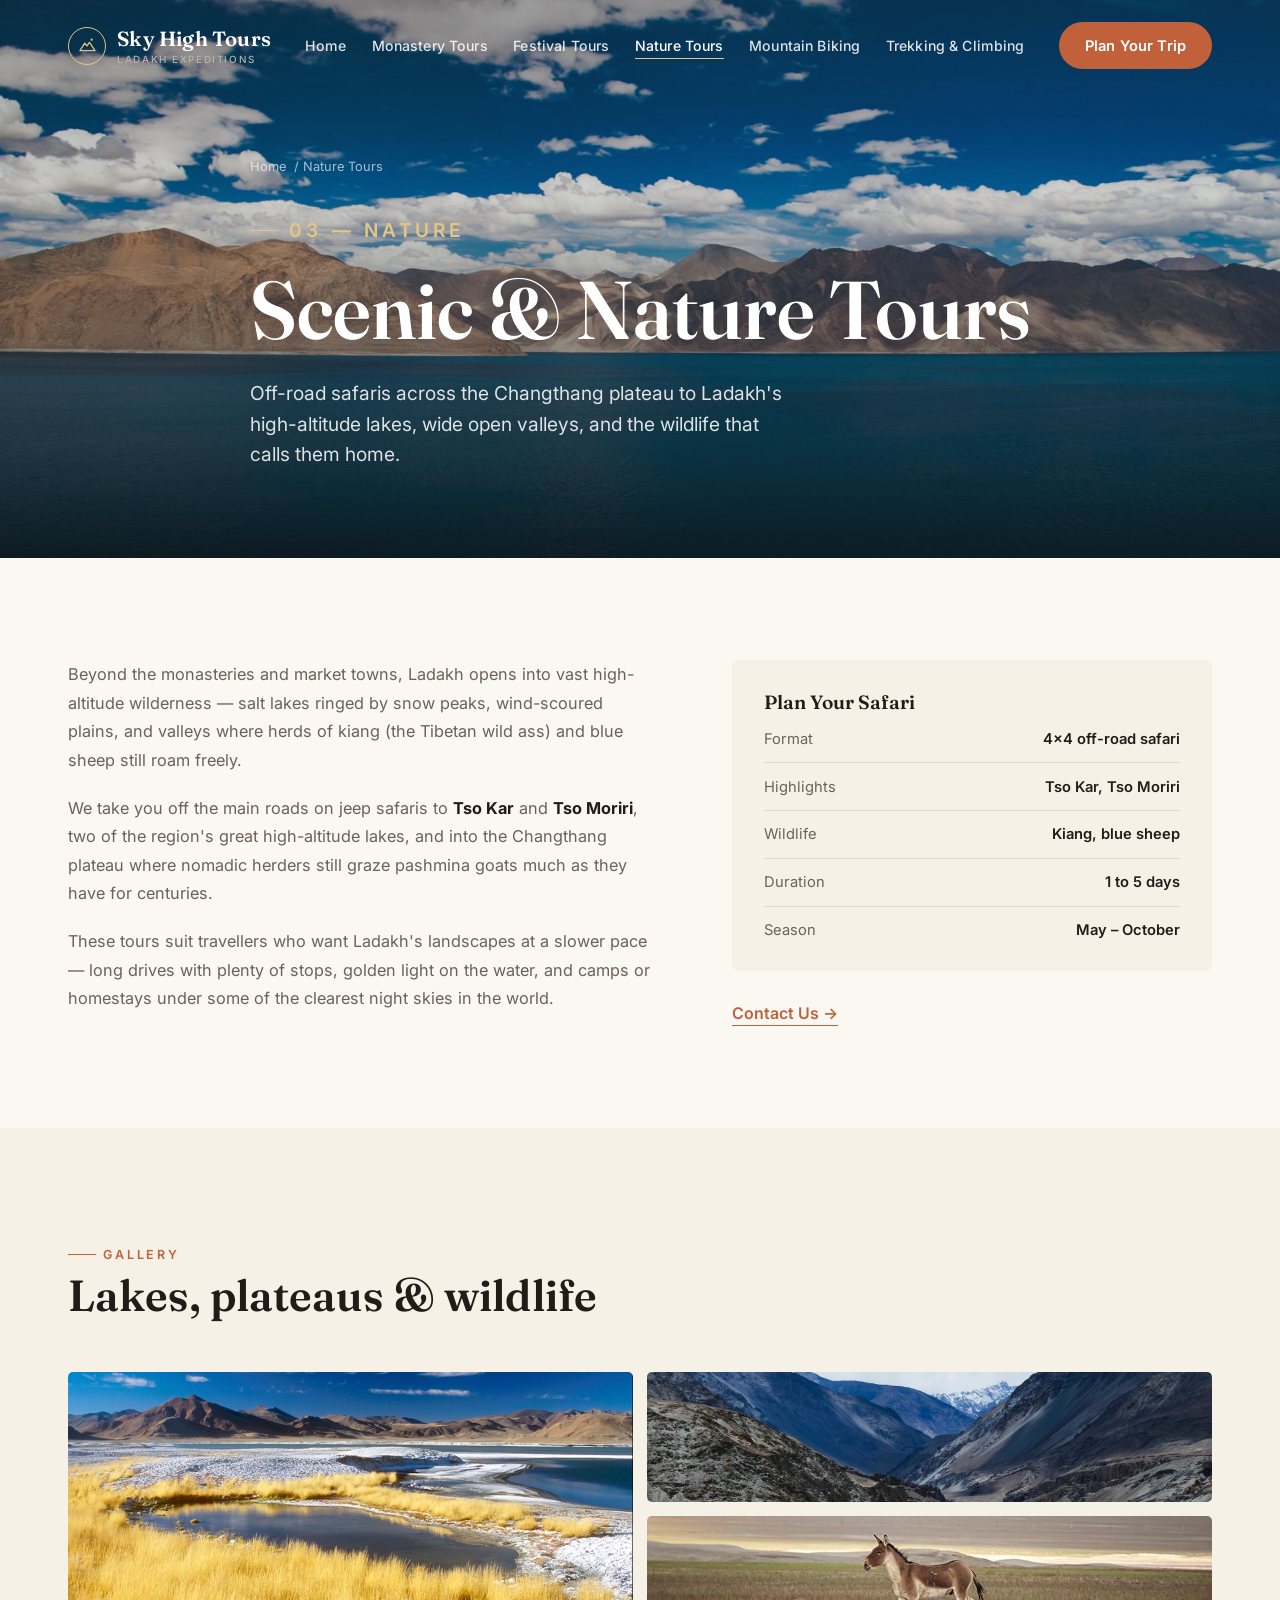
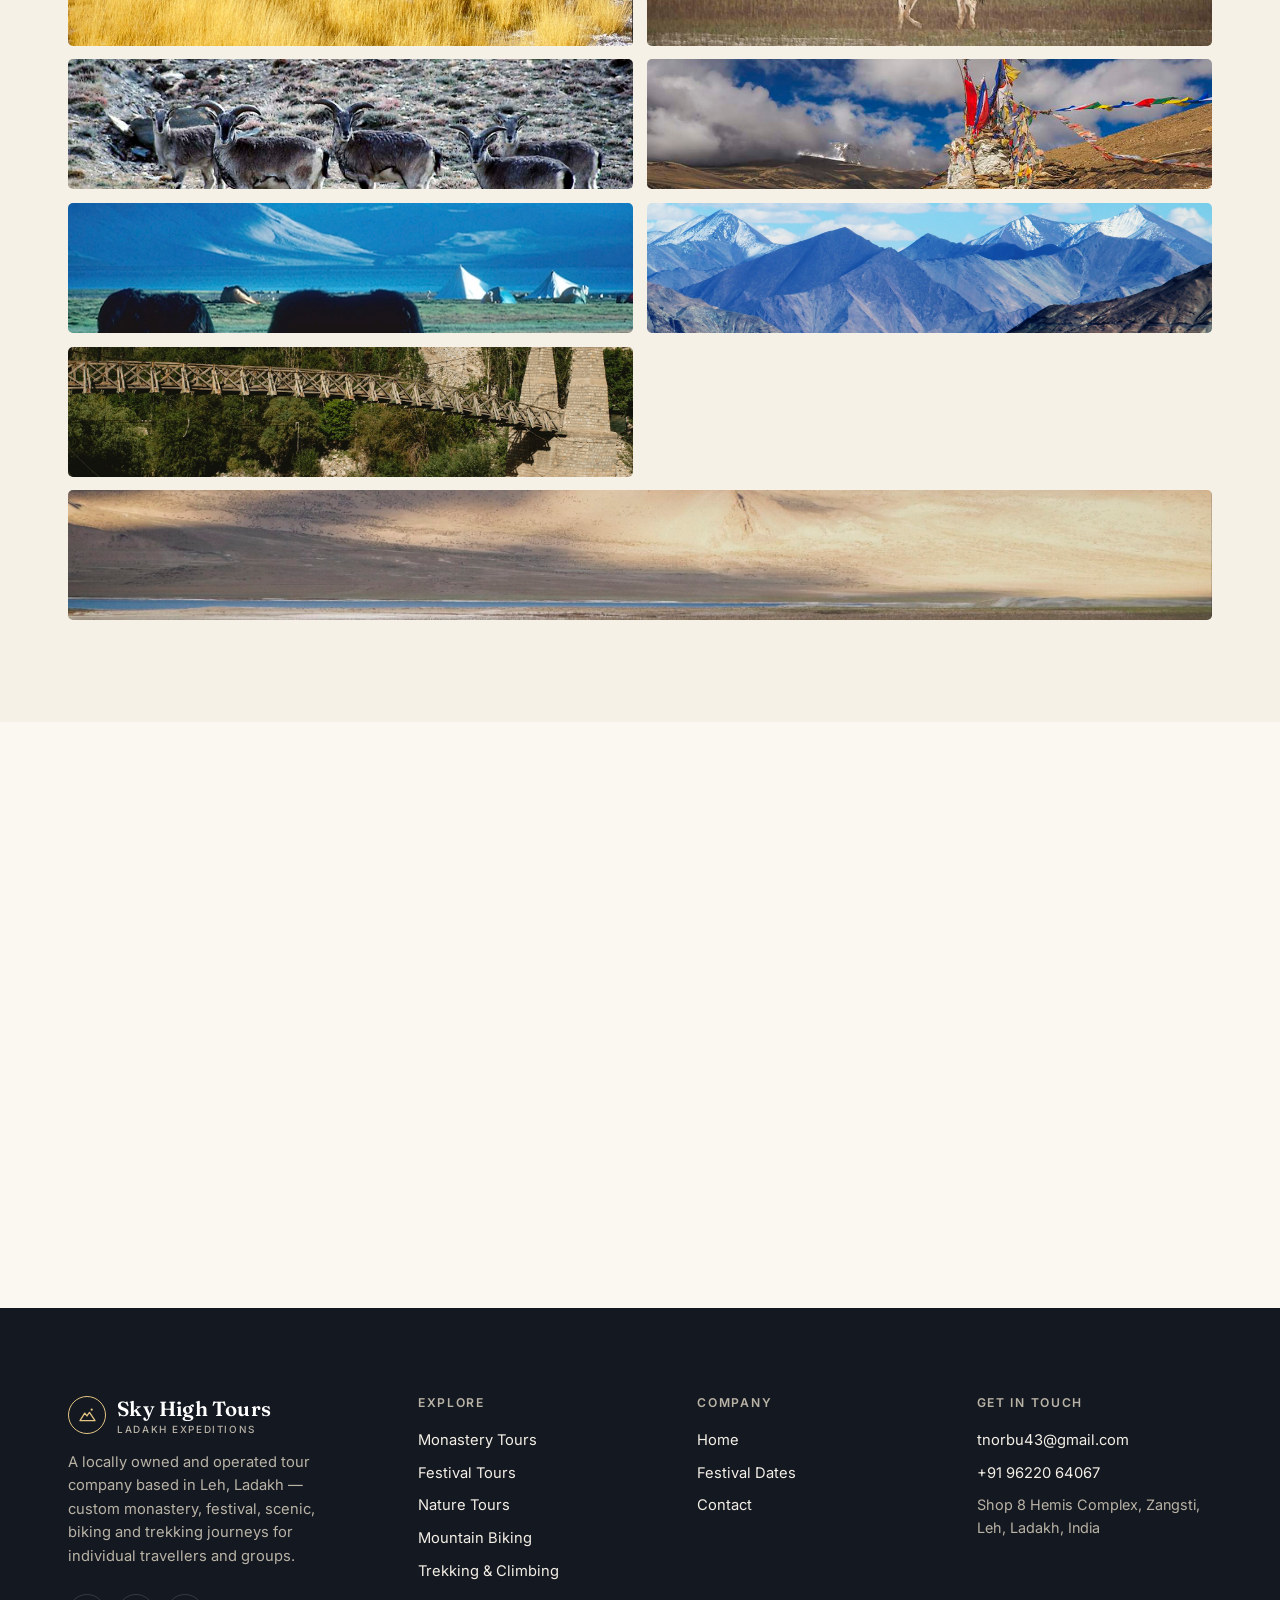
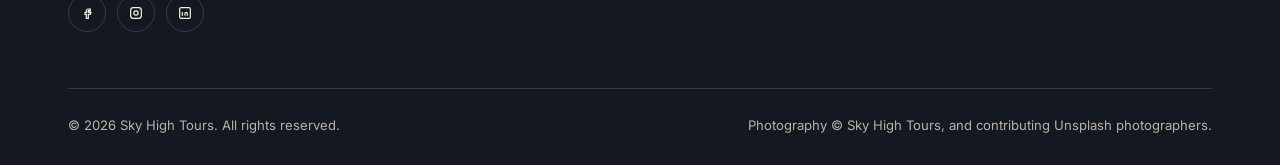
<file: scenic-tours.html>
<!doctype html>
<html lang="en">
<head>
<meta charset="UTF-8" />
<meta name="viewport" content="width=device-width, initial-scale=1" />
<title>Ladakh Scenic &amp; Nature Tours | Sky High Tours</title>
<meta name="description" content="Off-road safaris to Ladakh's high-altitude lakes and wildlife — Tso Kar, Tso Moriri, kiang and blue sheep on the Changthang plateau." />
<meta name="robots" content="index, follow" />
<link rel="canonical" href="/scenic-tours.html" />
<meta name="theme-color" content="#1f3b35" />
<meta property="og:locale" content="en_IN" />
<meta property="og:type" content="website" />
<meta property="og:site_name" content="Sky High Tours" />
<meta property="og:title" content="Ladakh Scenic &amp; Nature Tours — Sky High Tours" />
<meta property="og:description" content="Off-road Ladakh safaris to Tso Kar, Tso Moriri, wildlife and the Changthang plateau." />
<meta property="og:url" content="/scenic-tours.html" />
<meta property="og:image" content="/assets/img/Tso_Moriri_Korzok_7x5.jpg" />
<meta property="og:image:alt" content="Tso Moriri high-altitude lake at Korzok in Ladakh" />
<meta name="twitter:card" content="summary_large_image" />
<meta name="twitter:title" content="Ladakh Scenic &amp; Nature Tours — Sky High Tours" />
<meta name="twitter:description" content="Off-road safaris to Ladakh's lakes, wildlife and Changthang plateau." />
<meta name="twitter:image" content="/assets/img/Tso_Moriri_Korzok_7x5.jpg" />
<link rel="icon" href="data:image/svg+xml,<svg xmlns=%22http://www.w3.org/2000/svg%22 viewBox=%220 0 24 24%22><circle cx=%2212%22 cy=%2212%22 r=%2211.5%22 fill=%22%23141821%22/><circle cx=%2212%22 cy=%2212%22 r=%2211.5%22 fill=%22none%22 stroke=%22%23cf9e46%22 stroke-width=%221%22/><circle cx=%2217.3%22 cy=%224.7%22 r=%221.4%22 fill=%22%23e4c583%22/><path d=%22M2.5 18.5L8.5 9l2.8 3.6L14.5 8l7 10.5H2.5z%22 fill=%22none%22 stroke=%22%23e4c583%22 stroke-width=%221.6%22 stroke-linecap=%22round%22 stroke-linejoin=%22round%22/></svg>" />
<link rel="preconnect" href="https://fonts.googleapis.com" />
<link rel="preconnect" href="https://fonts.gstatic.com" crossorigin />
<link href="https://fonts.googleapis.com/css2?family=Fraunces:opsz,wght@9..144,400;9..144,500;9..144,600;9..144,700&family=Inter:wght@400;500;600;700&display=swap" rel="stylesheet" />
<link rel="stylesheet" href="assets/css/style.css" />
</head>
<body>

<header class="site-header" id="siteHeader">
  <div class="container">
    <a href="index.html" class="brand">
      <span class="brand-mark"><svg viewBox="0 0 24 24" fill="none" stroke="currentColor" stroke-width="1.6" stroke-linecap="round" stroke-linejoin="round"><circle cx="17.3" cy="4.7" r="1.4" fill="currentColor" stroke="none"/><path d="M2.5 18.5L8.5 9l2.8 3.6L14.5 8l7 10.5H2.5z"/></svg></span>
      <span>Sky High Tours<small>Ladakh Expeditions</small></span>
    </a>
    <nav class="nav-links" aria-label="Primary">
      <a href="index.html">Home</a>
      <a href="monastery-tours.html">Monastery Tours</a>
      <a href="festival-tours.html">Festival Tours</a>
      <a href="scenic-tours.html" aria-current="page">Nature Tours</a>
      <a href="mountain-biking.html">Mountain Biking</a>
      <a href="trekking-climbing.html">Trekking &amp; Climbing</a>
    </nav>
    <a href="contact.html" class="btn btn-primary nav-cta">Plan Your Trip</a>
    <button class="nav-toggle" id="navToggle" aria-label="Open menu" aria-expanded="false">
      <svg viewBox="0 0 24 24" fill="none" stroke="currentColor" stroke-width="2"><path d="M4 7h16M4 12h16M4 17h16"/></svg>
    </button>
  </div>
</header>

<div class="nav-drawer" id="navDrawer">
  <ul>
    <li><a href="index.html">Home</a></li>
    <li><a href="monastery-tours.html">Monastery Tours</a></li>
    <li><a href="festival-tours.html">Festival Tours</a></li>
    <li><a href="scenic-tours.html">Nature Tours</a></li>
    <li><a href="mountain-biking.html">Mountain Biking</a></li>
    <li><a href="trekking-climbing.html">Trekking &amp; Climbing</a></li>
    <li><a href="festival-dates.html">Festival Dates</a></li>
    <li><a href="contact.html">Contact</a></li>
  </ul>
  <div class="drawer-contact">
    <a href="mailto:tnorbu43@gmail.com">tnorbu43@gmail.com</a>
    <a href="tel:+919622064067">+91 96220 64067</a>
  </div>
</div>

<main>

  <section class="hero hero--page">
    <div class="hero-media">
      <img src="assets/img/unsplash/ladakh-blue-water-mountains-travelcompany.jpg" alt="Turquoise high-altitude lake surrounded by Ladakh's mountains" />
    </div>
    <div class="container">
      <p class="breadcrumb"><a href="index.html">Home</a> / Nature Tours</p>
      <div class="hero-content" style="padding-block: 0 clamp(3.5rem, 8vw, 5.5rem);">
        <p class="eyebrow">03 — Nature</p>
        <h1>Scenic &amp; Nature Tours</h1>
        <p>Off-road safaris across the Changthang plateau to Ladakh's high-altitude lakes, wide open valleys, and the wildlife that calls them home.</p>
      </div>
    </div>
  </section>

  <section class="section">
    <div class="container">
      <div class="content-grid">
        <div class="prose reveal">
          <p>Beyond the monasteries and market towns, Ladakh opens into vast high-altitude wilderness — salt lakes ringed by snow peaks, wind-scoured plains, and valleys where herds of kiang (the Tibetan wild ass) and blue sheep still roam freely.</p>
          <p>We take you off the main roads on jeep safaris to <strong>Tso Kar</strong> and <strong>Tso Moriri</strong>, two of the region's great high-altitude lakes, and into the Changthang plateau where nomadic herders still graze pashmina goats much as they have for centuries.</p>
          <p>These tours suit travellers who want Ladakh's landscapes at a slower pace — long drives with plenty of stops, golden light on the water, and camps or homestays under some of the clearest night skies in the world.</p>
        </div>
        <div class="reveal">
          <div class="info-card">
            <h3>Plan Your Safari</h3>
            <ul class="info-list">
              <li><span class="label">Format</span><span class="value">4x4 off-road safari</span></li>
              <li><span class="label">Highlights</span><span class="value">Tso Kar, Tso Moriri</span></li>
              <li><span class="label">Wildlife</span><span class="value">Kiang, blue sheep</span></li>
              <li><span class="label">Duration</span><span class="value">1 to 5 days</span></li>
              <li><span class="label">Season</span><span class="value">May – October</span></li>
            </ul>
          </div>
          <div class="split-cta">
            <a href="contact.html" class="btn-text">Contact Us →</a>
          </div>
        </div>
      </div>
    </div>
  </section>

  <section class="section section--cream">
    <div class="container">
      <div class="section-head reveal">
        <p class="eyebrow">Gallery</p>
        <h2>Lakes, plateaus &amp; wildlife</h2>
      </div>
      <div class="gallery reveal">
        <a class="w3 h2" href="assets/img/Tso_Kar_7x5.jpg" data-caption="Tso Kar salt lake"><img src="assets/img/Tso_Kar_7x5.jpg" alt="Tso Kar salt lake" loading="lazy" /></a>
        <a class="w3" href="assets/img/unsplash/ladakh-valley-lake-prabhavkashyapg.jpg" data-caption="Confluence of the Indus and Zanskar rivers"><img src="assets/img/unsplash/ladakh-valley-lake-prabhavkashyapg.jpg" alt="Confluence of the Indus and Zanskar rivers" loading="lazy" /></a>
        <a class="w3" href="assets/img/Tso-Kar_Kiang_7x5.jpg" data-caption="Kiang, the Tibetan wild ass, near Tso Kar"><img src="assets/img/Tso-Kar_Kiang_7x5.jpg" alt="Kiang wild ass near Tso Kar" loading="lazy" /></a>
        <a class="w2" href="assets/img/Blue_Sheep_Near_Nimaling_7x5.jpg" data-caption="Blue sheep near Nimaling"><img src="assets/img/Blue_Sheep_Near_Nimaling_7x5.jpg" alt="Blue sheep near Nimaling" loading="lazy" /></a>
        <a class="w2" href="assets/img/Chorten_Tso_Moriri_7x5.jpg" data-caption="Chorten beside Tso Moriri"><img src="assets/img/Chorten_Tso_Moriri_7x5.jpg" alt="Chorten beside Tso Moriri lake" loading="lazy" /></a>
        <a class="w2" href="assets/img/Tso-Moriri-camp-at-Kyangdam.jpg" data-caption="Camp at Kyangdam, Tso Moriri"><img src="assets/img/Tso-Moriri-camp-at-Kyangdam.jpg" alt="Camp at Kyangdam near Tso Moriri" loading="lazy" /></a>
        <a class="w3" href="assets/img/unsplash/ladakh-lake-mountains-sbhadra07.jpg" data-caption="Ladakh lake and snow-capped range"><img src="assets/img/unsplash/ladakh-lake-mountains-sbhadra07.jpg" alt="Ladakh lake and snow-capped mountain range" loading="lazy" /></a>
        <a class="w3" href="assets/img/unsplash/ladakh-river-bridge-rish-magica.jpg" data-caption="Footbridge over a glacial river"><img src="assets/img/unsplash/ladakh-river-bridge-rish-magica.jpg" alt="Footbridge over a glacial river in Ladakh" loading="lazy" /></a>
        <a class="w6" href="assets/img/3-Tso-Kar-kiang-1-scaled.jpg" data-caption="A lone kiang grazing beside Tso Kar salt lake"><img src="assets/img/3-Tso-Kar-kiang-1-scaled.jpg" alt="A lone kiang grazing beside Tso Kar salt lake" loading="lazy" /></a>
      </div>
    </div>
  </section>

  <section class="section">
    <div class="container">
      <div class="cta-band reveal">
        <div class="cta-band-media"><img src="assets/img/14La698-1.jpg" alt="Pony trail winding across a Ladakh mountainside" /></div>
        <p class="eyebrow">Next Steps</p>
        <h2>See Ladakh's wild side</h2>
        <p>Tell us how many days you have and we'll build a safari around the lakes, wildlife and plateaus you most want to see.</p>
        <div class="cta-band-actions">
          <a href="contact.html" class="btn btn-primary">Contact Us</a>
          <a href="trekking-climbing.html" class="btn btn-ghost-light">See Trekking Tours</a>
        </div>
      </div>
    </div>
  </section>

</main>

<footer class="site-footer">
  <div class="container">
    <div class="footer-grid">
      <div class="footer-brand">
        <a href="index.html" class="brand">
          <span class="brand-mark"><svg viewBox="0 0 24 24" fill="none" stroke="currentColor" stroke-width="1.6" stroke-linecap="round" stroke-linejoin="round"><circle cx="17.3" cy="4.7" r="1.4" fill="currentColor" stroke="none"/><path d="M2.5 18.5L8.5 9l2.8 3.6L14.5 8l7 10.5H2.5z"/></svg></span>
          <span>Sky High Tours<small>Ladakh Expeditions</small></span>
        </a>
        <p>A locally owned and operated tour company based in Leh, Ladakh — custom monastery, festival, scenic, biking and trekking journeys for individual travellers and groups.</p>
        <div class="footer-social">
          <a href="https://facebook.com" target="_blank" rel="noopener" aria-label="Facebook"><svg viewBox="0 0 24 24" fill="none" stroke="currentColor" stroke-width="1.8"><path d="M14 9h3V6h-3c-1.66 0-3 1.34-3 3v2H9v3h2v6h3v-6h3l1-3h-4v-2c0-.55.45-1 1-1z"/></svg></a>
          <a href="https://instagram.com" target="_blank" rel="noopener" aria-label="Instagram"><svg viewBox="0 0 24 24" fill="none" stroke="currentColor" stroke-width="1.8"><rect x="4" y="4" width="16" height="16" rx="4"/><circle cx="12" cy="12" r="3.2"/><circle cx="16.6" cy="7.4" r="0.6" fill="currentColor" stroke="none"/></svg></a>
          <a href="https://linkedin.com" target="_blank" rel="noopener" aria-label="LinkedIn"><svg viewBox="0 0 24 24" fill="none" stroke="currentColor" stroke-width="1.8"><rect x="4" y="4" width="16" height="16" rx="2"/><path d="M8 10.5V16M8 8v.01M12 16v-3.2c0-1 .8-1.8 1.8-1.8s1.7.8 1.7 1.8V16"/></svg></a>
        </div>
      </div>
      <div class="footer-col">
        <h4>Explore</h4>
        <ul>
          <li><a href="monastery-tours.html">Monastery Tours</a></li>
          <li><a href="festival-tours.html">Festival Tours</a></li>
          <li><a href="scenic-tours.html">Nature Tours</a></li>
          <li><a href="mountain-biking.html">Mountain Biking</a></li>
          <li><a href="trekking-climbing.html">Trekking &amp; Climbing</a></li>
        </ul>
      </div>
      <div class="footer-col">
        <h4>Company</h4>
        <ul>
          <li><a href="index.html">Home</a></li>
          <li><a href="festival-dates.html">Festival Dates</a></li>
          <li><a href="contact.html">Contact</a></li>
        </ul>
      </div>
      <div class="footer-col">
        <h4>Get in Touch</h4>
        <ul>
          <li><a href="mailto:tnorbu43@gmail.com">tnorbu43@gmail.com</a></li>
          <li><a href="tel:+919622064067">+91 96220 64067</a></li>
          <li class="muted">Shop 8 Hemis Complex, Zangsti,<br>Leh, Ladakh, India</li>
        </ul>
      </div>
    </div>
    <div class="footer-bottom">
      <span>© 2026 Sky High Tours. All rights reserved.</span>
      <span>Photography © Sky High Tours, and contributing Unsplash photographers.</span>
    </div>
  </div>
</footer>

<script src="assets/js/main.js"></script>
</body>
</html>
</file>
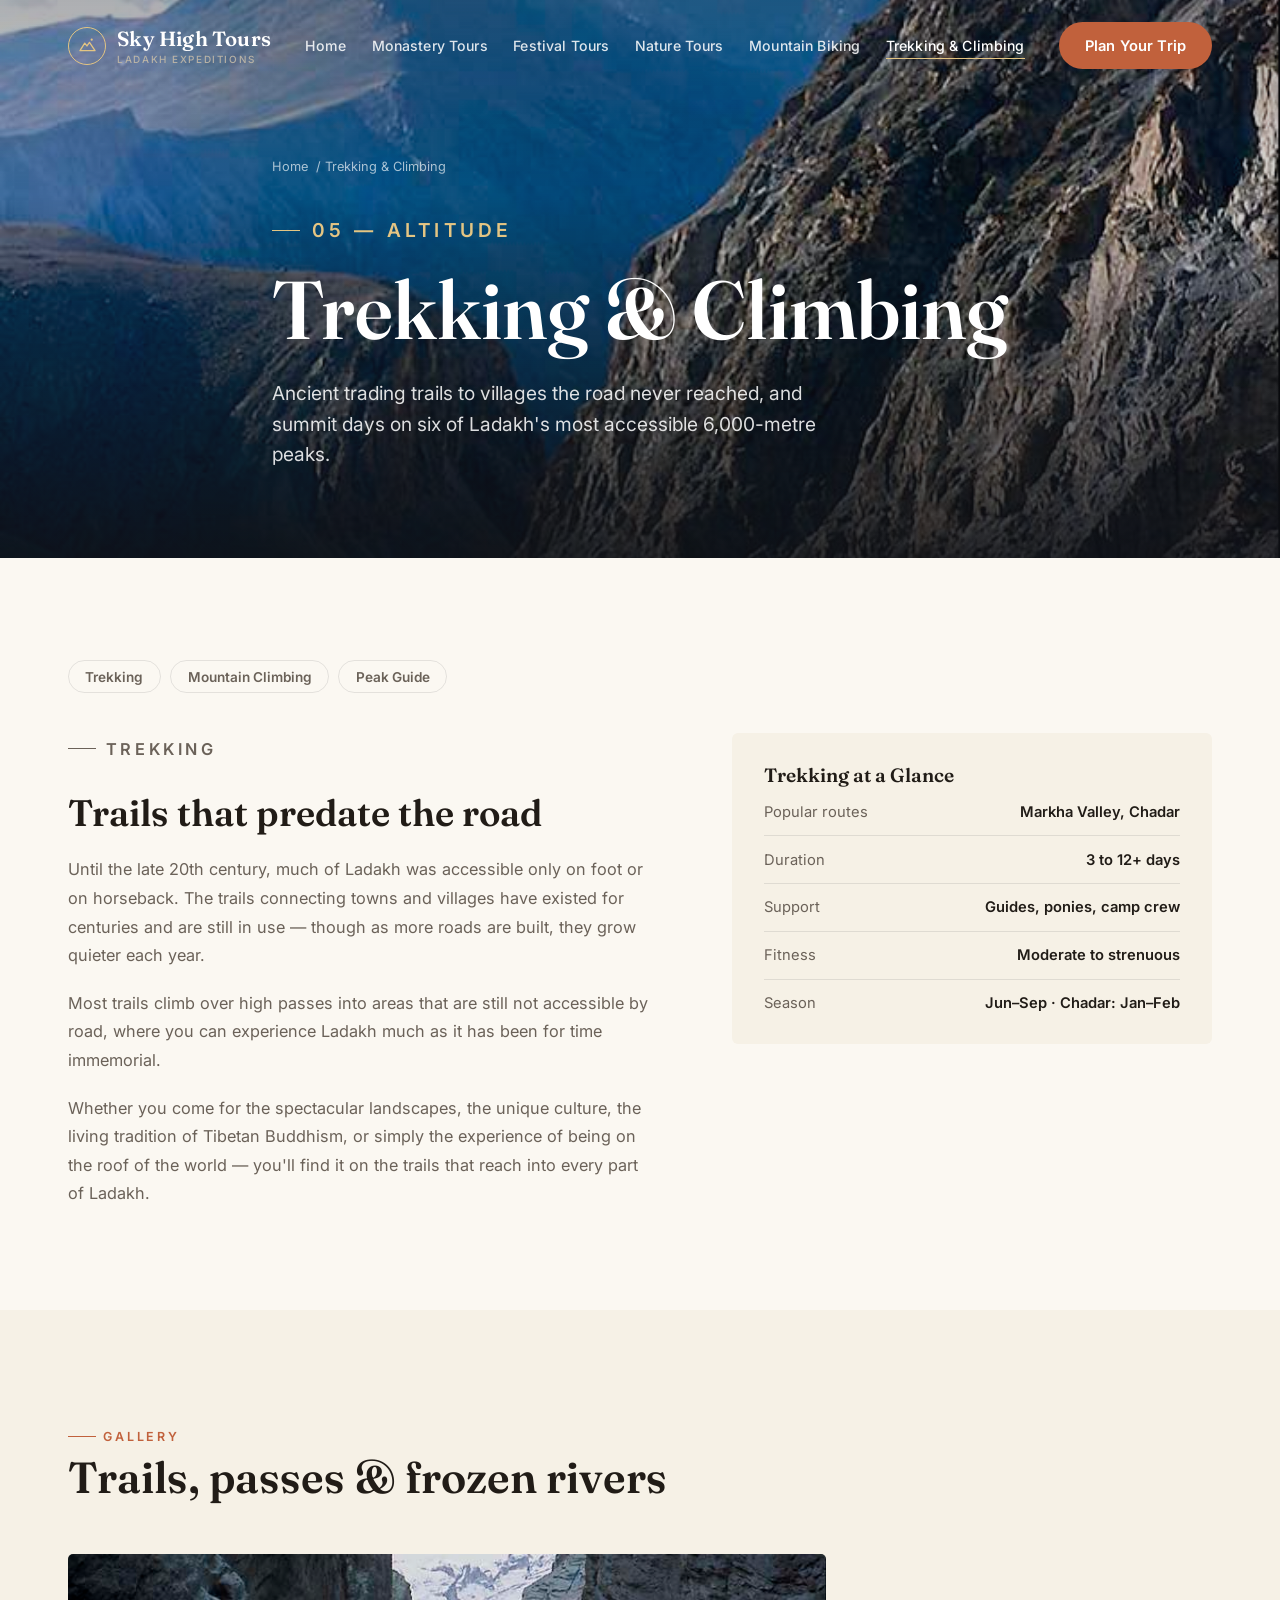
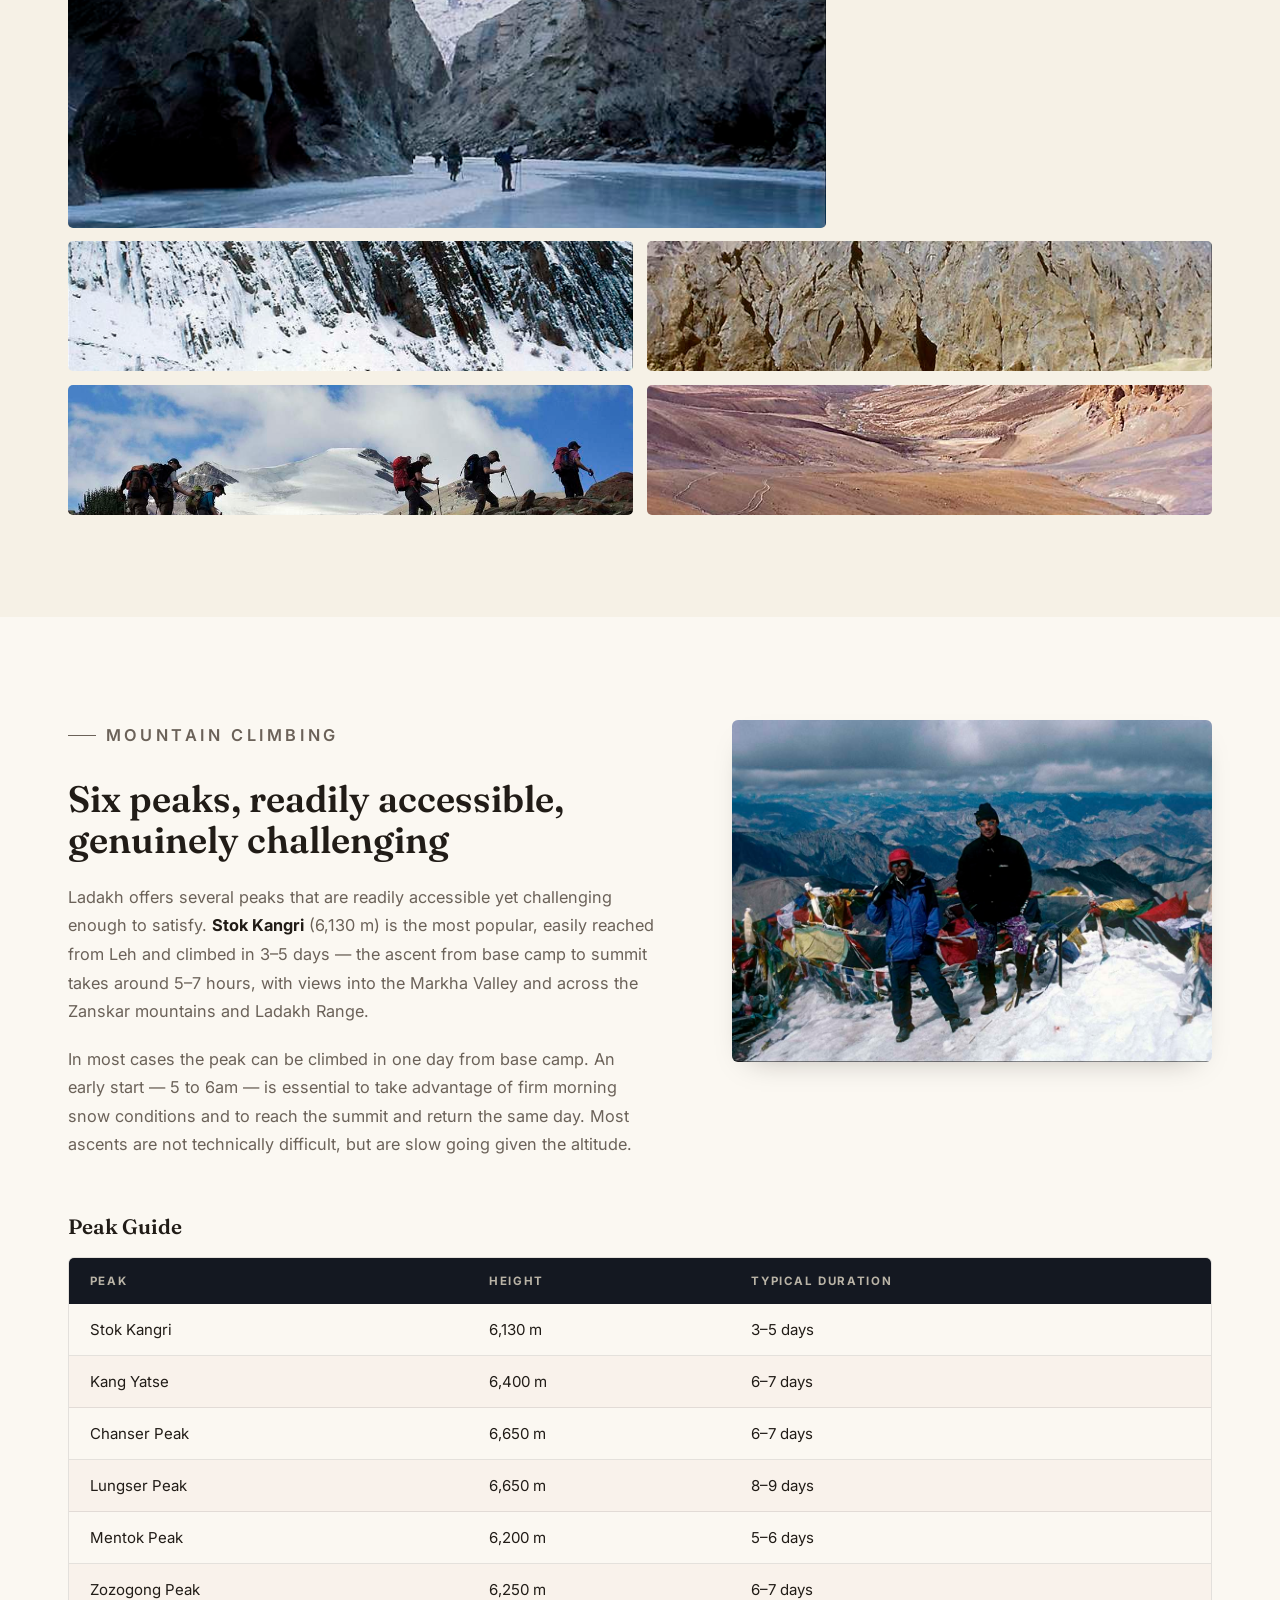
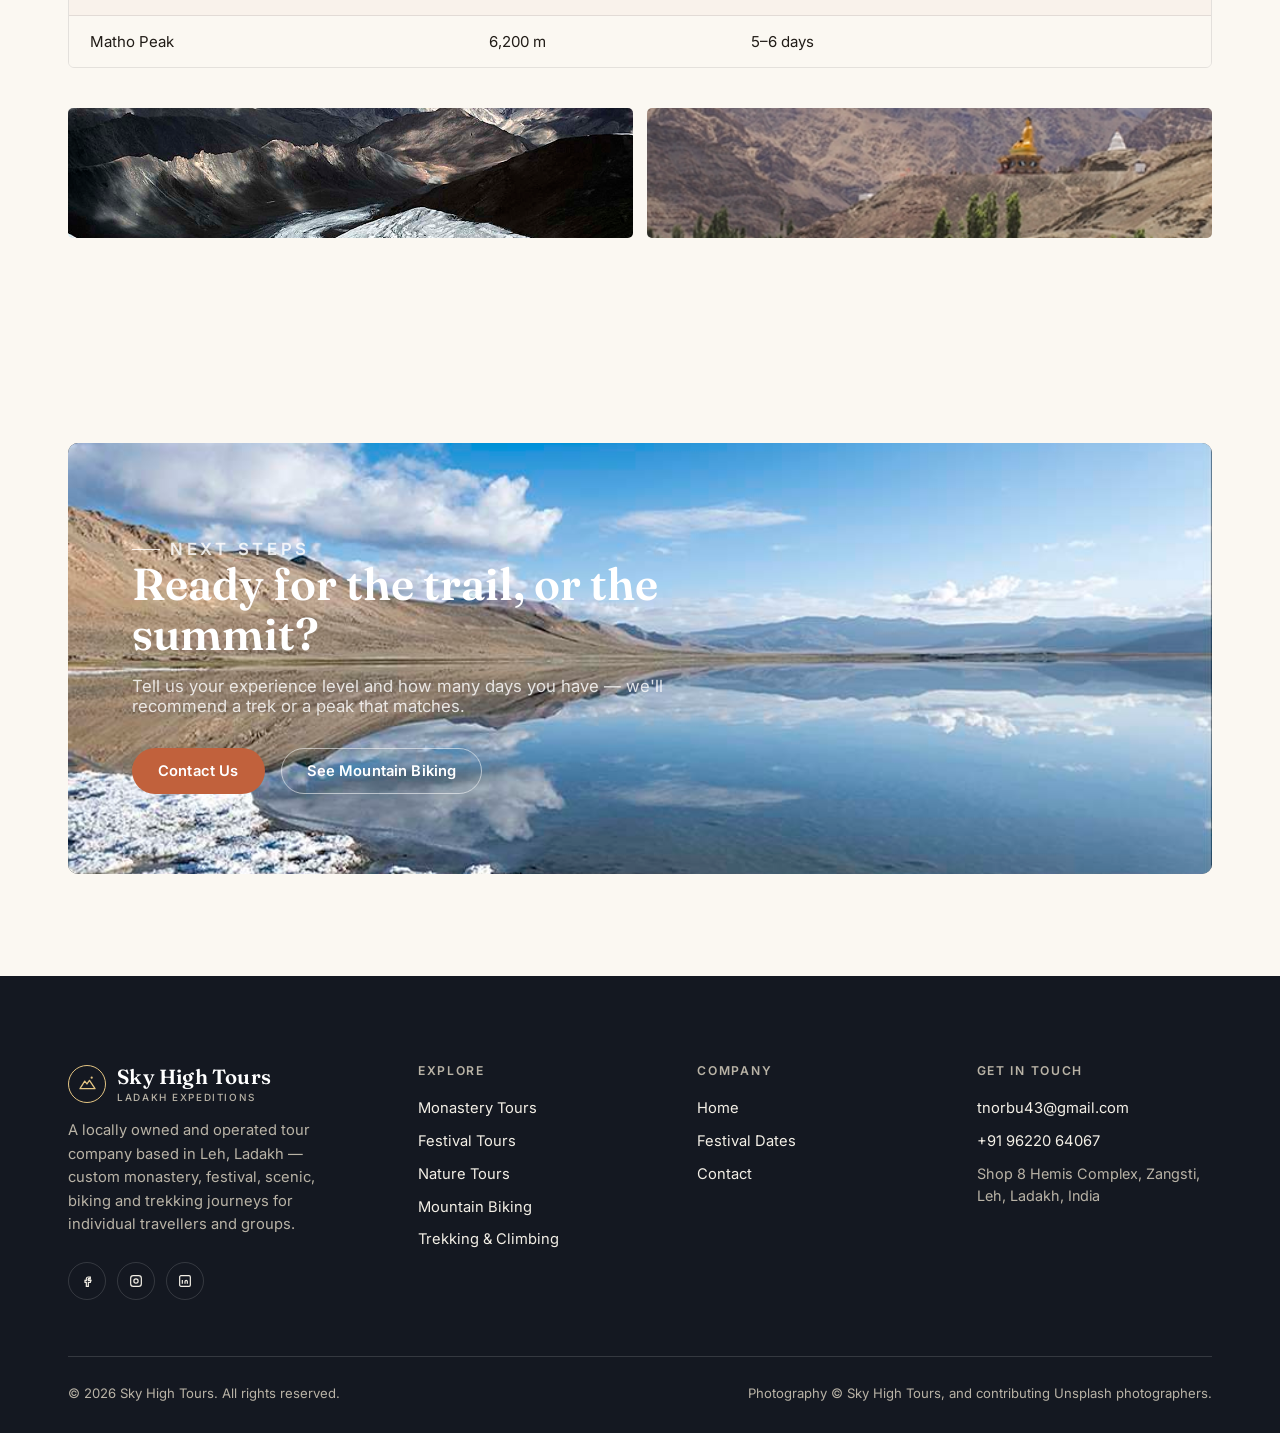
<file: trekking-climbing.html>
<!doctype html>
<html lang="en">
<head>
<meta charset="UTF-8" />
<meta name="viewport" content="width=device-width, initial-scale=1" />
<title>Ladakh Trekking &amp; Climbing Tours | Sky High Tours</title>
<meta name="description" content="Trek Ladakh's ancient trading trails and climb accessible 6,000m peaks — Stok Kangri, Kang Yatse and more — with an experienced local team." />
<meta name="robots" content="index, follow" />
<link rel="canonical" href="/trekking-climbing.html" />
<meta name="theme-color" content="#1f3b35" />
<meta property="og:locale" content="en_IN" />
<meta property="og:type" content="website" />
<meta property="og:site_name" content="Sky High Tours" />
<meta property="og:title" content="Ladakh Trekking &amp; Climbing — Sky High Tours" />
<meta property="og:description" content="Guided Ladakh trekking and climbing trips across Markha Valley, Chadar and accessible 6,000m peaks." />
<meta property="og:url" content="/trekking-climbing.html" />
<meta property="og:image" content="/assets/img/Kang_Yatse_from_Markha_Valley_5x7.jpg" />
<meta property="og:image:alt" content="Kang Yatse peak seen from the Markha Valley trekking trail" />
<meta name="twitter:card" content="summary_large_image" />
<meta name="twitter:title" content="Ladakh Trekking &amp; Climbing — Sky High Tours" />
<meta name="twitter:description" content="Guided Ladakh trekking and climbing trips from Leh." />
<meta name="twitter:image" content="/assets/img/Kang_Yatse_from_Markha_Valley_5x7.jpg" />
<link rel="icon" href="data:image/svg+xml,<svg xmlns=%22http://www.w3.org/2000/svg%22 viewBox=%220 0 24 24%22><circle cx=%2212%22 cy=%2212%22 r=%2211.5%22 fill=%22%23141821%22/><circle cx=%2212%22 cy=%2212%22 r=%2211.5%22 fill=%22none%22 stroke=%22%23cf9e46%22 stroke-width=%221%22/><circle cx=%2217.3%22 cy=%224.7%22 r=%221.4%22 fill=%22%23e4c583%22/><path d=%22M2.5 18.5L8.5 9l2.8 3.6L14.5 8l7 10.5H2.5z%22 fill=%22none%22 stroke=%22%23e4c583%22 stroke-width=%221.6%22 stroke-linecap=%22round%22 stroke-linejoin=%22round%22/></svg>" />
<link rel="preconnect" href="https://fonts.googleapis.com" />
<link rel="preconnect" href="https://fonts.gstatic.com" crossorigin />
<link href="https://fonts.googleapis.com/css2?family=Fraunces:opsz,wght@9..144,400;9..144,500;9..144,600;9..144,700&family=Inter:wght@400;500;600;700&display=swap" rel="stylesheet" />
<link rel="stylesheet" href="assets/css/style.css" />
</head>
<body>

<header class="site-header" id="siteHeader">
  <div class="container">
    <a href="index.html" class="brand">
      <span class="brand-mark"><svg viewBox="0 0 24 24" fill="none" stroke="currentColor" stroke-width="1.6" stroke-linecap="round" stroke-linejoin="round"><circle cx="17.3" cy="4.7" r="1.4" fill="currentColor" stroke="none"/><path d="M2.5 18.5L8.5 9l2.8 3.6L14.5 8l7 10.5H2.5z"/></svg></span>
      <span>Sky High Tours<small>Ladakh Expeditions</small></span>
    </a>
    <nav class="nav-links" aria-label="Primary">
      <a href="index.html">Home</a>
      <a href="monastery-tours.html">Monastery Tours</a>
      <a href="festival-tours.html">Festival Tours</a>
      <a href="scenic-tours.html">Nature Tours</a>
      <a href="mountain-biking.html">Mountain Biking</a>
      <a href="trekking-climbing.html" aria-current="page">Trekking &amp; Climbing</a>
    </nav>
    <a href="contact.html" class="btn btn-primary nav-cta">Plan Your Trip</a>
    <button class="nav-toggle" id="navToggle" aria-label="Open menu" aria-expanded="false">
      <svg viewBox="0 0 24 24" fill="none" stroke="currentColor" stroke-width="2"><path d="M4 7h16M4 12h16M4 17h16"/></svg>
    </button>
  </div>
</header>

<div class="nav-drawer" id="navDrawer">
  <ul>
    <li><a href="index.html">Home</a></li>
    <li><a href="monastery-tours.html">Monastery Tours</a></li>
    <li><a href="festival-tours.html">Festival Tours</a></li>
    <li><a href="scenic-tours.html">Nature Tours</a></li>
    <li><a href="mountain-biking.html">Mountain Biking</a></li>
    <li><a href="trekking-climbing.html">Trekking &amp; Climbing</a></li>
    <li><a href="festival-dates.html">Festival Dates</a></li>
    <li><a href="contact.html">Contact</a></li>
  </ul>
  <div class="drawer-contact">
    <a href="mailto:tnorbu43@gmail.com">tnorbu43@gmail.com</a>
    <a href="tel:+919622064067">+91 96220 64067</a>
  </div>
</div>

<main>

  <section class="hero hero--page">
    <div class="hero-media">
      <img src="assets/img/Kang_Yatse_from_Markha_Valley_5x7.jpg" alt="Kang Yatse peak seen from the Markha Valley trekking trail" />
    </div>
    <div class="container">
      <p class="breadcrumb"><a href="index.html">Home</a> / Trekking &amp; Climbing</p>
      <div class="hero-content" style="padding-block: 0 clamp(3.5rem, 8vw, 5.5rem);">
        <p class="eyebrow">05 — Altitude</p>
        <h1>Trekking &amp; Climbing</h1>
        <p>Ancient trading trails to villages the road never reached, and summit days on six of Ladakh's most accessible 6,000-metre peaks.</p>
      </div>
    </div>
  </section>

  <section class="section">
    <div class="container">
      <div class="pill-nav reveal">
        <a href="#trekking">Trekking</a>
        <a href="#climbing">Mountain Climbing</a>
        <a href="#peaks">Peak Guide</a>
      </div>

      <div class="content-grid" id="trekking">
        <div class="prose reveal">
          <p class="eyebrow">Trekking</p>
          <h2 style="margin: 0.6rem 0 1.4rem; font-size: clamp(1.7rem, 3vw, 2.3rem);">Trails that predate the road</h2>
          <p>Until the late 20th century, much of Ladakh was accessible only on foot or on horseback. The trails connecting towns and villages have existed for centuries and are still in use — though as more roads are built, they grow quieter each year.</p>
          <p>Most trails climb over high passes into areas that are still not accessible by road, where you can experience Ladakh much as it has been for time immemorial.</p>
          <p>Whether you come for the spectacular landscapes, the unique culture, the living tradition of Tibetan Buddhism, or simply the experience of being on the roof of the world — you'll find it on the trails that reach into every part of Ladakh.</p>
        </div>
        <div class="reveal">
          <div class="info-card">
            <h3>Trekking at a Glance</h3>
            <ul class="info-list">
              <li><span class="label">Popular routes</span><span class="value">Markha Valley, Chadar</span></li>
              <li><span class="label">Duration</span><span class="value">3 to 12+ days</span></li>
              <li><span class="label">Support</span><span class="value">Guides, ponies, camp crew</span></li>
              <li><span class="label">Fitness</span><span class="value">Moderate to strenuous</span></li>
              <li><span class="label">Season</span><span class="value">Jun–Sep · Chadar: Jan–Feb</span></li>
            </ul>
          </div>
        </div>
      </div>
    </div>
  </section>

  <section class="section section--cream">
    <div class="container">
      <div class="section-head reveal">
        <p class="eyebrow">Gallery</p>
        <h2>Trails, passes &amp; frozen rivers</h2>
      </div>
      <div class="gallery reveal">
        <a class="w4 h2" href="assets/img/Chadar_Gorge_5x7.jpg" data-caption="Trekking the frozen Chadar gorge"><img src="assets/img/Chadar_Gorge_5x7.jpg" alt="Trekking through the frozen Chadar gorge" loading="lazy" /></a>
        <a class="w2" href="assets/img/Chadar_Near_Hanumar_5x7.jpg" data-caption="Chadar trek near Hanumar"><img src="assets/img/Chadar_Near_Hanumar_5x7.jpg" alt="Chadar frozen river trek near Hanumar" loading="lazy" /></a>
        <a class="w2" href="assets/img/Trail_to_Charcha_La_5x7.jpg" data-caption="The trail to Charcha La pass"><img src="assets/img/Trail_to_Charcha_La_5x7.jpg" alt="Trail leading to Charcha La mountain pass" loading="lazy" /></a>
        <a class="w3" href="assets/img/14La705_7x5.jpg" data-caption="Trekkers approaching a glaciated summit"><img src="assets/img/14La705_7x5.jpg" alt="Trekkers approaching a glaciated summit" loading="lazy" /></a>
        <a class="w3" href="assets/img/Senge_La_View_5x7.jpg" data-caption="View from Senge La pass"><img src="assets/img/Senge_La_View_5x7.jpg" alt="View from Senge La mountain pass" loading="lazy" /></a>
      </div>
    </div>
  </section>

  <section class="section" id="climbing">
    <div class="container">
      <div class="content-grid">
        <div class="prose reveal">
          <p class="eyebrow">Mountain Climbing</p>
          <h2 style="margin: 0.6rem 0 1.4rem; font-size: clamp(1.7rem, 3vw, 2.3rem);">Six peaks, readily accessible, genuinely challenging</h2>
          <p>Ladakh offers several peaks that are readily accessible yet challenging enough to satisfy. <strong>Stok Kangri</strong> (6,130 m) is the most popular, easily reached from Leh and climbed in 3–5 days — the ascent from base camp to summit takes around 5–7 hours, with views into the Markha Valley and across the Zanskar mountains and Ladakh Range.</p>
          <p>In most cases the peak can be climbed in one day from base camp. An early start — 5 to 6am — is essential to take advantage of firm morning snow conditions and to reach the summit and return the same day. Most ascents are not technically difficult, but are slow going given the altitude.</p>
        </div>
        <div class="reveal">
          <a href="assets/img/Stok_Kangri_Summit_7x5.jpg" style="border-radius: var(--radius); overflow:hidden; display:block; box-shadow: var(--shadow-card);">
            <img src="assets/img/Stok_Kangri_Summit_7x5.jpg" alt="Climbers on the summit of Stok Kangri" />
          </a>
        </div>
      </div>

      <div class="mt-2" id="peaks" style="margin-top: 3.5rem;">
        <h3 style="font-size:1.3rem; margin-bottom: 1.2rem;">Peak Guide</h3>
        <div class="table-wrap reveal">
          <table>
            <thead>
              <tr><th>Peak</th><th>Height</th><th>Typical duration</th></tr>
            </thead>
            <tbody>
              <tr><td>Stok Kangri</td><td>6,130 m</td><td>3–5 days</td></tr>
              <tr><td>Kang Yatse</td><td>6,400 m</td><td>6–7 days</td></tr>
              <tr><td>Chanser Peak</td><td>6,650 m</td><td>6–7 days</td></tr>
              <tr><td>Lungser Peak</td><td>6,650 m</td><td>8–9 days</td></tr>
              <tr><td>Mentok Peak</td><td>6,200 m</td><td>5–6 days</td></tr>
              <tr><td>Zozogong Peak</td><td>6,250 m</td><td>6–7 days</td></tr>
              <tr><td>Matho Peak</td><td>6,200 m</td><td>5–6 days</td></tr>
            </tbody>
          </table>
        </div>
      </div>

      <div class="gallery reveal" style="margin-top: 2.5rem;">
        <a class="w3" href="assets/img/Stok_Kangri_Summit_View_7x5.jpg" data-caption="Summit view from Stok Kangri"><img src="assets/img/Stok_Kangri_Summit_View_7x5.jpg" alt="Summit view from Stok Kangri" loading="lazy" /></a>
        <a class="w3" href="assets/img/Stok_5x7-1.jpg" data-caption="Stok village beneath the Stok range"><img src="assets/img/Stok_5x7-1.jpg" alt="Stok village beneath the Stok mountain range" loading="lazy" /></a>
      </div>
    </div>
  </section>

  <section class="section">
    <div class="container">
      <div class="cta-band reveal">
        <div class="cta-band-media"><img src="assets/img/Tso_Kar_2_7x5.jpg" alt="Wide open landscape near Tso Kar" /></div>
        <p class="eyebrow">Next Steps</p>
        <h2>Ready for the trail, or the summit?</h2>
        <p>Tell us your experience level and how many days you have — we'll recommend a trek or a peak that matches.</p>
        <div class="cta-band-actions">
          <a href="contact.html" class="btn btn-primary">Contact Us</a>
          <a href="mountain-biking.html" class="btn btn-ghost-light">See Mountain Biking</a>
        </div>
      </div>
    </div>
  </section>

</main>

<footer class="site-footer">
  <div class="container">
    <div class="footer-grid">
      <div class="footer-brand">
        <a href="index.html" class="brand">
          <span class="brand-mark"><svg viewBox="0 0 24 24" fill="none" stroke="currentColor" stroke-width="1.6" stroke-linecap="round" stroke-linejoin="round"><circle cx="17.3" cy="4.7" r="1.4" fill="currentColor" stroke="none"/><path d="M2.5 18.5L8.5 9l2.8 3.6L14.5 8l7 10.5H2.5z"/></svg></span>
          <span>Sky High Tours<small>Ladakh Expeditions</small></span>
        </a>
        <p>A locally owned and operated tour company based in Leh, Ladakh — custom monastery, festival, scenic, biking and trekking journeys for individual travellers and groups.</p>
        <div class="footer-social">
          <a href="https://facebook.com" target="_blank" rel="noopener" aria-label="Facebook"><svg viewBox="0 0 24 24" fill="none" stroke="currentColor" stroke-width="1.8"><path d="M14 9h3V6h-3c-1.66 0-3 1.34-3 3v2H9v3h2v6h3v-6h3l1-3h-4v-2c0-.55.45-1 1-1z"/></svg></a>
          <a href="https://instagram.com" target="_blank" rel="noopener" aria-label="Instagram"><svg viewBox="0 0 24 24" fill="none" stroke="currentColor" stroke-width="1.8"><rect x="4" y="4" width="16" height="16" rx="4"/><circle cx="12" cy="12" r="3.2"/><circle cx="16.6" cy="7.4" r="0.6" fill="currentColor" stroke="none"/></svg></a>
          <a href="https://linkedin.com" target="_blank" rel="noopener" aria-label="LinkedIn"><svg viewBox="0 0 24 24" fill="none" stroke="currentColor" stroke-width="1.8"><rect x="4" y="4" width="16" height="16" rx="2"/><path d="M8 10.5V16M8 8v.01M12 16v-3.2c0-1 .8-1.8 1.8-1.8s1.7.8 1.7 1.8V16"/></svg></a>
        </div>
      </div>
      <div class="footer-col">
        <h4>Explore</h4>
        <ul>
          <li><a href="monastery-tours.html">Monastery Tours</a></li>
          <li><a href="festival-tours.html">Festival Tours</a></li>
          <li><a href="scenic-tours.html">Nature Tours</a></li>
          <li><a href="mountain-biking.html">Mountain Biking</a></li>
          <li><a href="trekking-climbing.html">Trekking &amp; Climbing</a></li>
        </ul>
      </div>
      <div class="footer-col">
        <h4>Company</h4>
        <ul>
          <li><a href="index.html">Home</a></li>
          <li><a href="festival-dates.html">Festival Dates</a></li>
          <li><a href="contact.html">Contact</a></li>
        </ul>
      </div>
      <div class="footer-col">
        <h4>Get in Touch</h4>
        <ul>
          <li><a href="mailto:tnorbu43@gmail.com">tnorbu43@gmail.com</a></li>
          <li><a href="tel:+919622064067">+91 96220 64067</a></li>
          <li class="muted">Shop 8 Hemis Complex, Zangsti,<br>Leh, Ladakh, India</li>
        </ul>
      </div>
    </div>
    <div class="footer-bottom">
      <span>© 2026 Sky High Tours. All rights reserved.</span>
      <span>Photography © Sky High Tours, and contributing Unsplash photographers.</span>
    </div>
  </div>
</footer>

<script src="assets/js/main.js"></script>
</body>
</html>
</file>
<file: assets/css/style.css>
/* ==========================================================================
   Sky High Tours — design system
   Premium adventure/travel: full-bleed photography, editorial serif display
   type, earthy Ladakh palette (indigo night sky / terracotta rock / gold).
   ========================================================================== */

:root {
  /* palette */
  --ink: #141821;
  --ink-soft: #1f2531;
  --ink-softer: #2b3243;
  --cream: #f6f1e6;
  --paper: #fbf8f2;
  --terracotta: #c1613c;
  --terracotta-dark: #9c4c2e;
  --gold: #cf9e46;
  --gold-soft: #e4c583;
  --indigo: #2c3a56;
  --text: #211c17;
  --text-muted: #6b6259;
  --text-on-dark: #f3efe6;
  --text-on-dark-muted: #b9b3a6;
  --border-soft: rgba(20, 24, 33, 0.1);
  --border-on-dark: rgba(255, 255, 255, 0.14);

  /* type */
  --font-display: "Fraunces", "Iowan Old Style", "Palatino Linotype", serif;
  --font-body: "Inter", -apple-system, BlinkMacSystemFont, "Segoe UI", sans-serif;

  /* rhythm */
  --gutter: clamp(1.25rem, 4vw, 3rem);
  --radius: 6px;
  --shadow-soft: 0 20px 50px -25px rgba(20, 15, 10, 0.45);
  --shadow-card: 0 12px 30px -18px rgba(20, 15, 10, 0.35);
  --ease: cubic-bezier(0.22, 1, 0.36, 1);
}

/* ---------- reset ---------- */
*, *::before, *::after { box-sizing: border-box; }
html { scroll-behavior: smooth; }
body {
  margin: 0;
  font-family: var(--font-body);
  color: var(--text);
  background: var(--paper);
  -webkit-font-smoothing: antialiased;
  overflow-x: hidden;
}
img { max-width: 100%; display: block; }
a { color: inherit; text-decoration: none; }
ul { margin: 0; padding: 0; list-style: none; }
h1, h2, h3, h4 { font-family: var(--font-display); font-weight: 600; line-height: 1.12; margin: 0; }
p { margin: 0; }
button { font-family: inherit; cursor: pointer; }

.container {
  max-width: 1240px;
  margin-inline: auto;
  padding-inline: var(--gutter);
}

.eyebrow {
  display: inline-flex;
  align-items: center;
  gap: 0.6em;
  font-family: var(--font-body);
  font-size: 0.78rem;
  font-weight: 600;
  letter-spacing: 0.22em;
  text-transform: uppercase;
  color: var(--terracotta);
}
.eyebrow::before {
  content: "";
  width: 28px;
  height: 1px;
  background: currentColor;
}
.on-dark .eyebrow { color: var(--gold-soft); }

.section {
  padding: clamp(3.5rem, 8vw, 7rem) 0;
}
.section--tight { padding: clamp(2.5rem, 5vw, 4rem) 0; }
.section--cream { background: var(--cream); }
.section--ink { background: var(--ink); color: var(--text-on-dark); }
.section--ink .text-muted { color: var(--text-on-dark-muted); }

.section-head {
  max-width: 640px;
  margin-bottom: clamp(2rem, 5vw, 3.25rem);
}
.section-head h2 {
  font-size: clamp(1.9rem, 3.4vw, 2.75rem);
  margin-top: 0.6rem;
}
.section-head p { margin-top: 1rem; }

.text-muted { color: var(--text-muted); }
.lede {
  font-size: clamp(1.05rem, 1.6vw, 1.25rem);
  line-height: 1.65;
  color: var(--text-muted);
}

/* ---------- buttons ---------- */
.btn {
  display: inline-flex;
  align-items: center;
  gap: 0.6em;
  padding: 0.9em 1.7em;
  border-radius: 999px;
  font-size: 0.92rem;
  font-weight: 600;
  letter-spacing: 0.01em;
  border: 1px solid transparent;
  transition: transform 0.35s var(--ease), background-color 0.35s var(--ease), color 0.35s var(--ease), border-color 0.35s var(--ease);
  white-space: nowrap;
}
.btn:hover { transform: translateY(-2px); }
.btn-primary { background: var(--terracotta); color: #fff; }
.btn-primary:hover { background: var(--terracotta-dark); }
.btn-ghost-light { border-color: rgba(255,255,255,0.55); color: #fff; }
.btn-ghost-light:hover { background: rgba(255,255,255,0.12); border-color: #fff; }
.btn-ghost-dark { border-color: rgba(20,24,33,0.3); color: var(--ink); }
.btn-ghost-dark:hover { background: var(--ink); color: #fff; border-color: var(--ink); }
.btn-text {
  font-weight: 600;
  color: var(--terracotta);
  border-bottom: 1px solid currentColor;
  padding-bottom: 2px;
  display: inline-flex;
  align-items: center;
  gap: 0.4em;
  transition: gap 0.3s var(--ease), color 0.3s var(--ease);
}
.btn-text:hover { gap: 0.7em; color: var(--terracotta-dark); }
.on-dark .btn-text { color: var(--gold-soft); }
.on-dark .btn-text:hover { color: var(--gold); }

/* ---------- header / nav ---------- */
.site-header {
  position: fixed;
  top: 0;
  left: 0;
  right: 0;
  z-index: 100;
  padding: 1.4rem 0;
  transition: background-color 0.4s var(--ease), padding 0.4s var(--ease), box-shadow 0.4s var(--ease);
}
.site-header .container {
  display: flex;
  align-items: center;
  justify-content: space-between;
  gap: 2rem;
}
.site-header.is-scrolled,
.site-header.is-solid {
  background: rgba(20, 24, 33, 0.92);
  backdrop-filter: blur(10px);
  padding: 0.85rem 0;
  box-shadow: 0 10px 30px -20px rgba(0,0,0,0.6);
}

.brand {
  display: flex;
  align-items: center;
  gap: 0.7rem;
  font-family: var(--font-display);
  font-size: 1.28rem;
  font-weight: 600;
  color: #fff;
  letter-spacing: 0.01em;
}
.brand-mark {
  width: 38px;
  height: 38px;
  flex-shrink: 0;
  border-radius: 50%;
  border: 1.5px solid var(--gold-soft);
  display: grid;
  place-items: center;
  color: var(--gold-soft);
  font-size: 1rem;
}
.brand-mark svg {
  width: 19px;
  height: 19px;
}
.brand small {
  display: block;
  font-family: var(--font-body);
  font-size: 0.62rem;
  letter-spacing: 0.16em;
  text-transform: uppercase;
  font-weight: 500;
  color: var(--text-on-dark-muted);
  margin-top: 0.1rem;
}

.nav-links {
  display: flex;
  align-items: center;
  gap: clamp(1.1rem, 2vw, 2.1rem);
}
.nav-links a {
  color: rgba(255,255,255,0.86);
  font-size: 0.88rem;
  font-weight: 500;
  letter-spacing: 0.01em;
  position: relative;
  padding: 0.3rem 0;
  transition: color 0.3s var(--ease);
}
.nav-links a::after {
  content: "";
  position: absolute;
  left: 0; right: 100%;
  bottom: 0;
  height: 1px;
  background: var(--gold-soft);
  transition: right 0.35s var(--ease);
}
.nav-links a:hover { color: #fff; }
.nav-links a:hover::after,
.nav-links a[aria-current="page"]::after { right: 0; }
.nav-links a[aria-current="page"] { color: #fff; }

.nav-cta {
  display: none;
}
@media (min-width: 900px) {
  .nav-cta { display: inline-flex; }
}

.nav-toggle {
  display: grid;
  place-items: center;
  width: 42px;
  height: 42px;
  border-radius: 50%;
  border: 1px solid var(--border-on-dark);
  background: transparent;
  color: #fff;
}
.nav-toggle svg { width: 18px; height: 18px; }
@media (min-width: 900px) {
  .nav-toggle { display: none; }
}
.nav-links { display: none; }
@media (min-width: 900px) {
  .nav-links { display: flex; }
}

/* mobile drawer */
.nav-drawer {
  position: fixed;
  inset: 0;
  z-index: 99;
  background: var(--ink);
  display: flex;
  flex-direction: column;
  justify-content: center;
  padding: 6rem var(--gutter) 3rem;
  transform: translateY(-100%);
  transition: transform 0.5s var(--ease);
}
.nav-drawer.is-open { transform: translateY(0); }
.nav-drawer ul { display: flex; flex-direction: column; gap: 1.1rem; }
.nav-drawer a {
  font-family: var(--font-display);
  font-size: 2rem;
  color: #fff;
  font-weight: 500;
}
.nav-drawer .drawer-contact {
  margin-top: 2.5rem;
  padding-top: 2rem;
  border-top: 1px solid var(--border-on-dark);
  display: flex;
  flex-direction: column;
  gap: 0.6rem;
  color: var(--text-on-dark-muted);
  font-size: 0.95rem;
}
@media (min-width: 900px) {
  .nav-drawer { display: none; }
}

/* ---------- hero ---------- */
.hero {
  position: relative;
  min-height: 100vh;
  display: flex;
  align-items: flex-end;
  color: #fff;
  overflow: hidden;
}
.hero--page { min-height: 62vh; }
.hero-media {
  position: absolute;
  inset: 0;
  z-index: 0;
}
.hero-media img {
  width: 100%;
  height: 100%;
  object-fit: cover;
  transform: scale(1.06);
  animation: hero-zoom 16s var(--ease) forwards;
}
@keyframes hero-zoom {
  to { transform: scale(1); }
}
.hero-media::after {
  content: "";
  position: absolute;
  inset: 0;
  background: linear-gradient(180deg, rgba(20,24,33,0.35) 0%, rgba(20,24,33,0.15) 35%, rgba(15,17,22,0.88) 100%);
}
.hero-content {
  position: relative;
  z-index: 1;
  padding-block: clamp(6rem, 16vw, 9rem) clamp(3.5rem, 8vw, 5.5rem);
  width: 100%;
}
.hero-content .eyebrow { color: var(--gold-soft); margin-bottom: 1.1rem; }
.hero-content h1 {
  font-size: clamp(2.6rem, 6.4vw, 5.2rem);
  max-width: 16ch;
}
.hero-content p {
  margin-top: 1.4rem;
  max-width: 46ch;
  font-size: clamp(1.02rem, 1.5vw, 1.2rem);
  color: rgba(255,255,255,0.86);
  line-height: 1.6;
}
.hero-actions {
  display: flex;
  flex-wrap: wrap;
  gap: 1rem;
  margin-top: 2.2rem;
}
.hero-scroll {
  position: absolute;
  right: var(--gutter);
  bottom: 2.4rem;
  z-index: 1;
  display: none;
  align-items: center;
  gap: 0.7rem;
  color: rgba(255,255,255,0.7);
  font-size: 0.78rem;
  letter-spacing: 0.14em;
  text-transform: uppercase;
}
@media (min-width: 700px) { .hero-scroll { display: flex; } }
.hero-scroll .line {
  width: 1px;
  height: 34px;
  background: rgba(255,255,255,0.4);
  position: relative;
  overflow: hidden;
}
.hero-scroll .line::after {
  content: "";
  position: absolute;
  top: -100%;
  left: 0;
  width: 100%;
  height: 100%;
  background: var(--gold-soft);
  animation: scroll-drip 2.2s ease-in-out infinite;
}
@keyframes scroll-drip {
  0% { top: -100%; }
  60% { top: 100%; }
  100% { top: 100%; }
}

.breadcrumb {
  position: relative;
  z-index: 1;
  display: flex;
  gap: 0.5rem;
  align-items: center;
  font-size: 0.8rem;
  color: rgba(255,255,255,0.65);
  margin-bottom: 1.2rem;
}
.breadcrumb a:hover { color: #fff; }

/* ---------- intro / about ---------- */
.intro-grid {
  display: grid;
  gap: clamp(2rem, 5vw, 4rem);
  align-items: start;
}
@media (min-width: 900px) {
  .intro-grid { grid-template-columns: 0.85fr 1.15fr; }
}
.stat-row {
  display: grid;
  grid-template-columns: repeat(auto-fit, minmax(120px, 1fr));
  gap: 1.5rem;
  margin-top: 2.5rem;
  padding-top: 2rem;
  border-top: 1px solid var(--border-soft);
}
.stat-row strong {
  display: block;
  font-family: var(--font-display);
  font-size: clamp(1.7rem, 3vw, 2.3rem);
  color: var(--terracotta);
}
.stat-row span {
  font-size: 0.82rem;
  color: var(--text-muted);
  letter-spacing: 0.02em;
}

/* ---------- tour cards ---------- */
.card-grid {
  display: grid;
  gap: 1.75rem;
  grid-template-columns: repeat(auto-fit, minmax(280px, 1fr));
}
.tour-card {
  position: relative;
  border-radius: var(--radius);
  overflow: hidden;
  aspect-ratio: 4 / 5;
  box-shadow: var(--shadow-card);
  isolation: isolate;
}
.tour-card img {
  width: 100%;
  height: 100%;
  object-fit: cover;
  transition: transform 0.7s var(--ease);
}
.tour-card:hover img { transform: scale(1.08); }
.tour-card::before {
  content: "";
  position: absolute;
  inset: 0;
  background: linear-gradient(180deg, rgba(20,24,33,0) 30%, rgba(15,17,22,0.92) 100%);
  z-index: 1;
}
.tour-card-body {
  position: absolute;
  left: 0; right: 0; bottom: 0;
  z-index: 2;
  padding: 1.6rem;
  color: #fff;
}
.tour-card-body .tag {
  font-size: 0.72rem;
  letter-spacing: 0.16em;
  text-transform: uppercase;
  color: var(--gold-soft);
  font-weight: 600;
}
.tour-card-body h3 {
  font-size: 1.5rem;
  margin-top: 0.5rem;
}
.tour-card-body p {
  margin-top: 0.6rem;
  font-size: 0.9rem;
  color: rgba(255,255,255,0.78);
  max-width: 34ch;
  line-height: 1.5;
}
.tour-card-arrow {
  position: absolute;
  top: 1.4rem;
  right: 1.4rem;
  z-index: 2;
  width: 40px;
  height: 40px;
  border-radius: 50%;
  background: rgba(255,255,255,0.14);
  backdrop-filter: blur(6px);
  display: grid;
  place-items: center;
  color: #fff;
  transition: background-color 0.3s var(--ease), transform 0.3s var(--ease);
}
.tour-card:hover .tour-card-arrow {
  background: var(--terracotta);
  transform: rotate(45deg);
}

/* ---------- content + gallery layout for tour pages ---------- */
.content-grid {
  display: grid;
  gap: clamp(2.5rem, 6vw, 5rem);
}
@media (min-width: 960px) {
  .content-grid { grid-template-columns: 1.1fr 0.9fr; }
}
.prose { max-width: 60ch; }
.prose p { margin-bottom: 1.2rem; line-height: 1.75; color: var(--text-muted); font-size: 1.02rem; }
.prose p:last-child { margin-bottom: 0; }
.prose strong { color: var(--text); }

.info-card {
  background: var(--cream);
  border-radius: var(--radius);
  padding: 2rem;
}
.info-card h3 {
  font-size: 1.2rem;
  margin-bottom: 1rem;
}
.info-list { display: flex; flex-direction: column; gap: 0.9rem; }
.info-list li {
  display: flex;
  justify-content: space-between;
  gap: 1rem;
  font-size: 0.92rem;
  padding-bottom: 0.9rem;
  border-bottom: 1px solid var(--border-soft);
}
.info-list li:last-child { border-bottom: none; padding-bottom: 0; }
.info-list .label { color: var(--text-muted); }
.info-list .value { font-weight: 600; text-align: right; }

/* photo gallery */
.gallery {
  display: grid;
  gap: 0.85rem;
  grid-template-columns: repeat(6, 1fr);
  grid-auto-rows: 130px;
}
.gallery a {
  position: relative;
  overflow: hidden;
  border-radius: 5px;
  display: block;
}
.gallery img {
  width: 100%;
  height: 100%;
  object-fit: cover;
  transition: transform 0.6s var(--ease), filter 0.6s var(--ease);
}
.gallery a:hover img { transform: scale(1.07); }
.gallery a::after {
  content: "";
  position: absolute;
  inset: 0;
  background: rgba(20,24,33,0);
  transition: background 0.35s var(--ease);
}
.gallery a:hover::after { background: rgba(20,24,33,0.12); }
.gallery .w2 { grid-column: span 3; }
.gallery .w3 { grid-column: span 3; }
.gallery .w4 { grid-column: span 4; }
.gallery .w6 { grid-column: span 6; }
.gallery .h2 { grid-row: span 2; }
@media (max-width: 720px) {
  .gallery { grid-template-columns: repeat(2, 1fr); grid-auto-rows: 150px; }
  .gallery .w2, .gallery .w3, .gallery .w4, .gallery .w6 { grid-column: span 2; }
}

/* ---------- peaks / festival table ---------- */
.table-wrap { overflow-x: auto; border-radius: var(--radius); border: 1px solid var(--border-soft); }
table { width: 100%; border-collapse: collapse; min-width: 640px; background: var(--paper); }
thead th {
  text-align: left;
  font-family: var(--font-body);
  font-size: 0.72rem;
  letter-spacing: 0.14em;
  text-transform: uppercase;
  color: var(--text-on-dark-muted);
  background: var(--ink);
  padding: 1rem 1.3rem;
}
tbody td {
  padding: 1rem 1.3rem;
  font-size: 0.94rem;
  border-bottom: 1px solid var(--border-soft);
}
tbody tr:last-child td { border-bottom: none; }
tbody tr:nth-child(even) { background: rgba(193,97,60,0.04); }
td.month-tag { color: var(--terracotta); font-weight: 600; white-space: nowrap; }

/* ---------- CTA band ---------- */
.cta-band {
  position: relative;
  overflow: hidden;
  border-radius: 10px;
  color: #fff;
  padding: clamp(3rem, 7vw, 5rem) clamp(1.75rem, 6vw, 4rem);
  isolation: isolate;
}
.cta-band-media { position: absolute; inset: 0; z-index: -2; }
.cta-band-media img { width: 100%; height: 100%; object-fit: cover; }
.cta-band-media::after {
  content: "";
  position: absolute;
  inset: 0;
  background: linear-gradient(120deg, rgba(20,24,33,0.94) 15%, rgba(20,24,33,0.55) 100%);
  z-index: -1;
}
.cta-band h2 { font-size: clamp(1.9rem, 3.6vw, 2.8rem); max-width: 18ch; }
.cta-band p { margin-top: 1rem; max-width: 50ch; color: rgba(255,255,255,0.82); font-size: 1.05rem; }
.cta-band-actions { display: flex; flex-wrap: wrap; gap: 1rem; margin-top: 2rem; }

/* ---------- footer ---------- */
.site-footer { background: var(--ink); color: var(--text-on-dark); padding: clamp(3.5rem, 7vw, 5.5rem) 0 2rem; }
.footer-grid {
  display: grid;
  gap: 2.75rem;
  grid-template-columns: 1.3fr 1fr 1fr 1fr;
}
@media (max-width: 860px) {
  .footer-grid { grid-template-columns: 1fr 1fr; }
}
@media (max-width: 540px) {
  .footer-grid { grid-template-columns: 1fr; }
}
.footer-brand p { margin-top: 1rem; color: var(--text-on-dark-muted); font-size: 0.92rem; line-height: 1.6; max-width: 32ch; }
.footer-social { display: flex; gap: 0.7rem; margin-top: 1.6rem; }
.footer-social a {
  width: 38px; height: 38px;
  border-radius: 50%;
  border: 1px solid var(--border-on-dark);
  display: grid;
  place-items: center;
  transition: background 0.3s var(--ease), border-color 0.3s var(--ease);
}
.footer-social a:hover { background: var(--terracotta); border-color: var(--terracotta); }
.footer-social svg { width: 16px; height: 16px; }
.footer-col h4 {
  font-family: var(--font-body);
  font-size: 0.76rem;
  letter-spacing: 0.14em;
  text-transform: uppercase;
  color: var(--text-on-dark-muted);
  font-weight: 600;
  margin-bottom: 1.2rem;
}
.footer-col ul { display: flex; flex-direction: column; gap: 0.8rem; }
.footer-col a { font-size: 0.92rem; color: var(--text-on-dark); transition: color 0.3s var(--ease); }
.footer-col a:hover { color: var(--gold-soft); }
.footer-col li.muted { color: var(--text-on-dark-muted); font-size: 0.9rem; line-height: 1.55; }
.footer-bottom {
  margin-top: 3.5rem;
  padding-top: 1.75rem;
  border-top: 1px solid var(--border-on-dark);
  display: flex;
  flex-wrap: wrap;
  gap: 1rem;
  justify-content: space-between;
  font-size: 0.82rem;
  color: var(--text-on-dark-muted);
}

/* ---------- lightbox ---------- */
.lightbox {
  position: fixed;
  inset: 0;
  z-index: 200;
  background: rgba(10, 11, 15, 0.95);
  display: none;
  align-items: center;
  justify-content: center;
  padding: 4vh 4vw;
}
.lightbox.is-open { display: flex; }
.lightbox img {
  max-width: 100%;
  max-height: 88vh;
  border-radius: 4px;
  box-shadow: var(--shadow-soft);
}
.lightbox-close, .lightbox-prev, .lightbox-next {
  position: fixed;
  z-index: 201;
  background: rgba(255,255,255,0.08);
  border: 1px solid var(--border-on-dark);
  color: #fff;
  width: 46px; height: 46px;
  border-radius: 50%;
  display: grid;
  place-items: center;
  transition: background 0.3s var(--ease);
}
.lightbox-close:hover, .lightbox-prev:hover, .lightbox-next:hover { background: var(--terracotta); }
.lightbox-close { top: 2rem; right: 2rem; }
.lightbox-prev { left: 2rem; top: 50%; transform: translateY(-50%); }
.lightbox-next { right: 2rem; top: 50%; transform: translateY(-50%); }
.lightbox-prev svg, .lightbox-next svg, .lightbox-close svg { width: 18px; height: 18px; }
@media (max-width: 720px) {
  .lightbox-prev, .lightbox-next { width: 38px; height: 38px; }
  .lightbox-prev { left: 0.75rem; }
  .lightbox-next { right: 0.75rem; }
  .lightbox-close { top: 1rem; right: 1rem; }
}

/* ---------- reveal-on-scroll ---------- */
.reveal { opacity: 0; transform: translateY(24px); transition: opacity 0.8s var(--ease), transform 0.8s var(--ease); }
.reveal.is-visible { opacity: 1; transform: translateY(0); }

/* ---------- misc utility ---------- */
.mt-1 { margin-top: 1rem; }
.mt-2 { margin-top: 2rem; }
.text-center { text-align: center; }
.max-w-prose { max-width: 60ch; }
.split-cta {
  display: flex;
  flex-wrap: wrap;
  gap: 1rem;
  margin-top: 2rem;
}

/* ---------- contact page ---------- */
.contact-grid {
  display: grid;
  gap: clamp(2.5rem, 6vw, 4rem);
}
@media (min-width: 900px) {
  .contact-grid { grid-template-columns: 1fr 1fr; }
}
.contact-form { display: flex; flex-direction: column; gap: 1.2rem; }
.form-row { display: grid; gap: 1.2rem; grid-template-columns: 1fr; }
@media (min-width: 560px) { .form-row.two { grid-template-columns: 1fr 1fr; } }
.field label {
  display: block;
  font-size: 0.8rem;
  letter-spacing: 0.04em;
  text-transform: uppercase;
  color: var(--text-muted);
  margin-bottom: 0.55rem;
  font-weight: 600;
}
.field input, .field textarea, .field select {
  width: 100%;
  border: 1px solid var(--border-soft);
  border-radius: 4px;
  padding: 0.85rem 1rem;
  font-family: inherit;
  font-size: 0.98rem;
  background: var(--paper);
  color: var(--text);
  transition: border-color 0.3s var(--ease);
}
.field input:focus, .field textarea:focus, .field select:focus {
  outline: none;
  border-color: var(--terracotta);
}
.field textarea { resize: vertical; min-height: 130px; }

.contact-card {
  display: flex;
  gap: 1.1rem;
  padding: 1.5rem 0;
  border-bottom: 1px solid var(--border-soft);
}
.contact-card:first-child { padding-top: 0; }
.contact-card:last-child { border-bottom: none; }
.contact-icon {
  width: 44px; height: 44px;
  border-radius: 50%;
  background: var(--cream);
  color: var(--terracotta);
  display: grid;
  place-items: center;
  flex-shrink: 0;
}
.contact-icon svg { width: 19px; height: 19px; }
.contact-card h4 { font-size: 1rem; margin-bottom: 0.3rem; }
.contact-card p, .contact-card a { color: var(--text-muted); font-size: 0.95rem; line-height: 1.5; }
.contact-card a:hover { color: var(--terracotta); }

.map-frame {
  border-radius: var(--radius);
  overflow: hidden;
  border: 1px solid var(--border-soft);
  aspect-ratio: 16/11;
}
.map-frame iframe { width: 100%; height: 100%; border: 0; filter: grayscale(0.3) contrast(1.05); }

/* ---------- page nav pills (used on trekking page for sub-sections) ---------- */
.pill-nav { display: flex; flex-wrap: wrap; gap: 0.6rem; margin-bottom: 2.5rem; }
.pill-nav a {
  padding: 0.55em 1.2em;
  border-radius: 999px;
  border: 1px solid var(--border-soft);
  font-size: 0.85rem;
  font-weight: 600;
  color: var(--text-muted);
  transition: all 0.3s var(--ease);
}
.pill-nav a:hover { border-color: var(--terracotta); color: var(--terracotta); }
</file>
